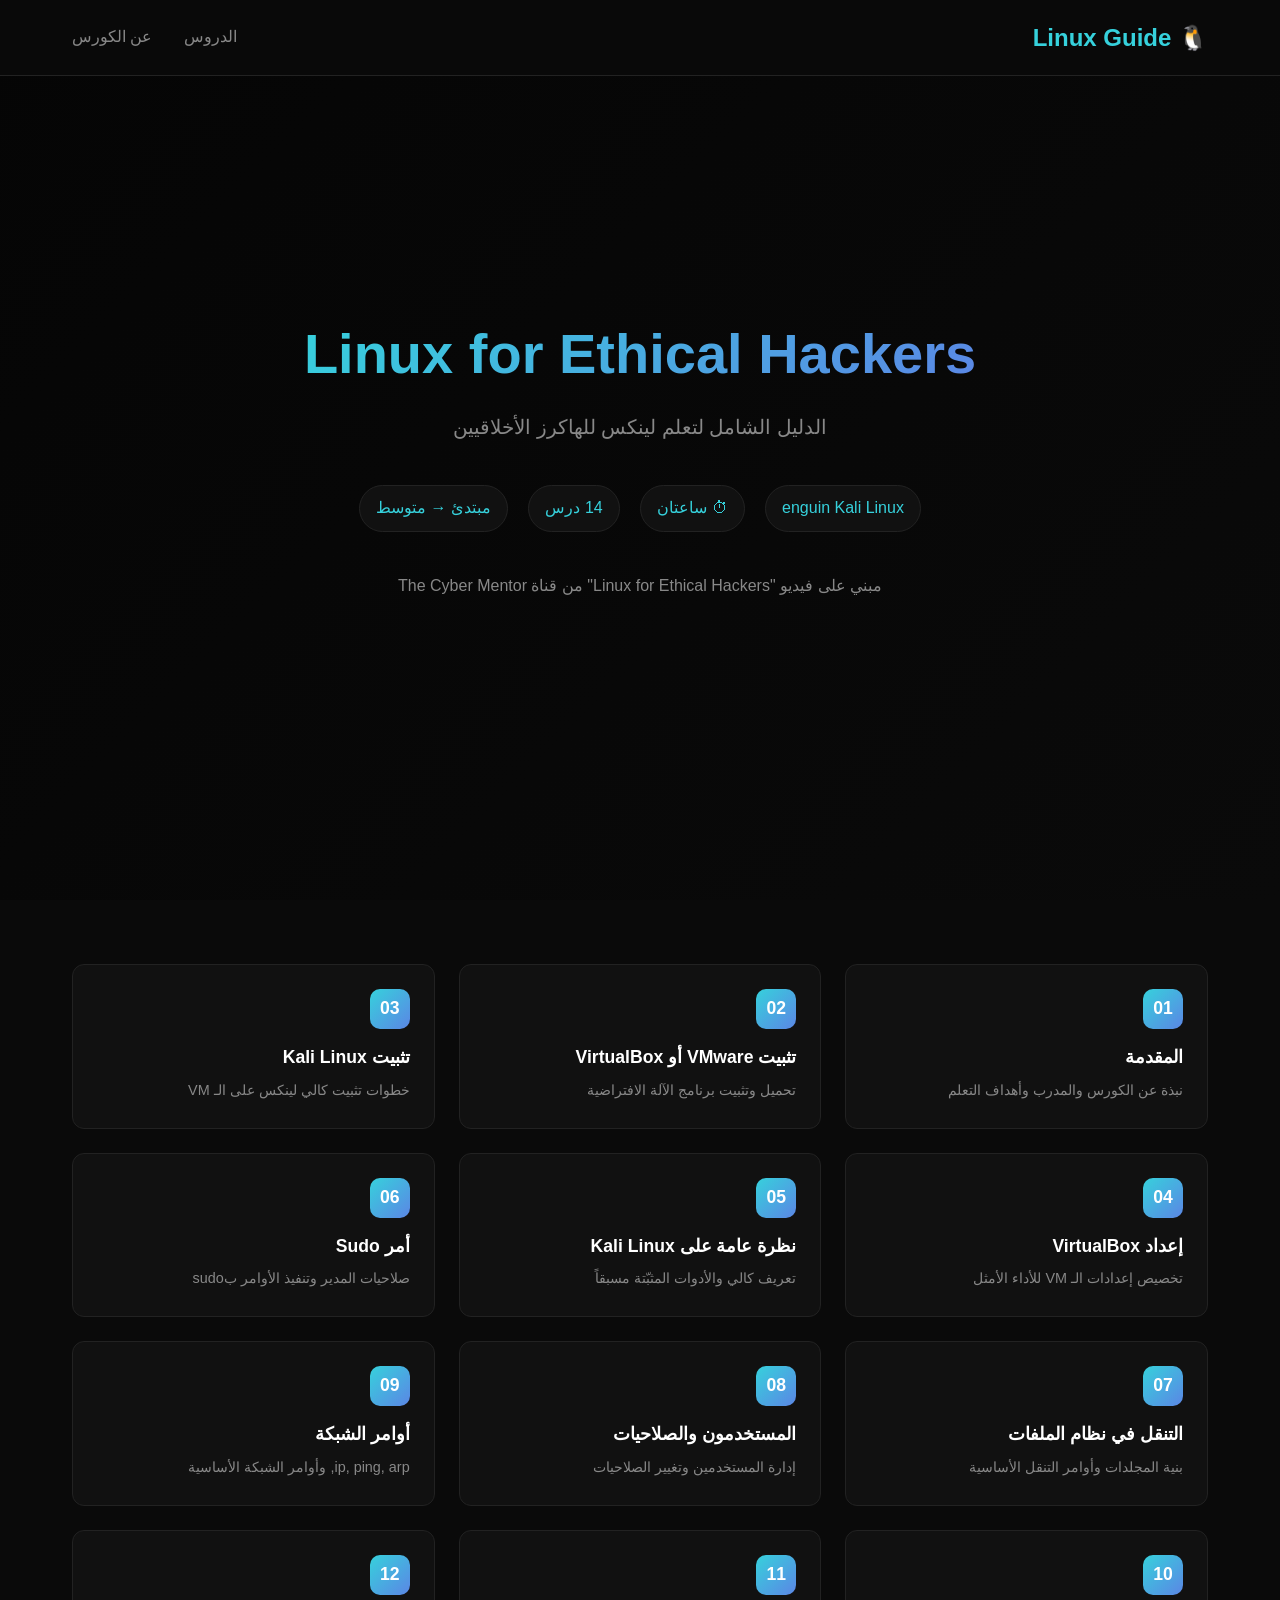
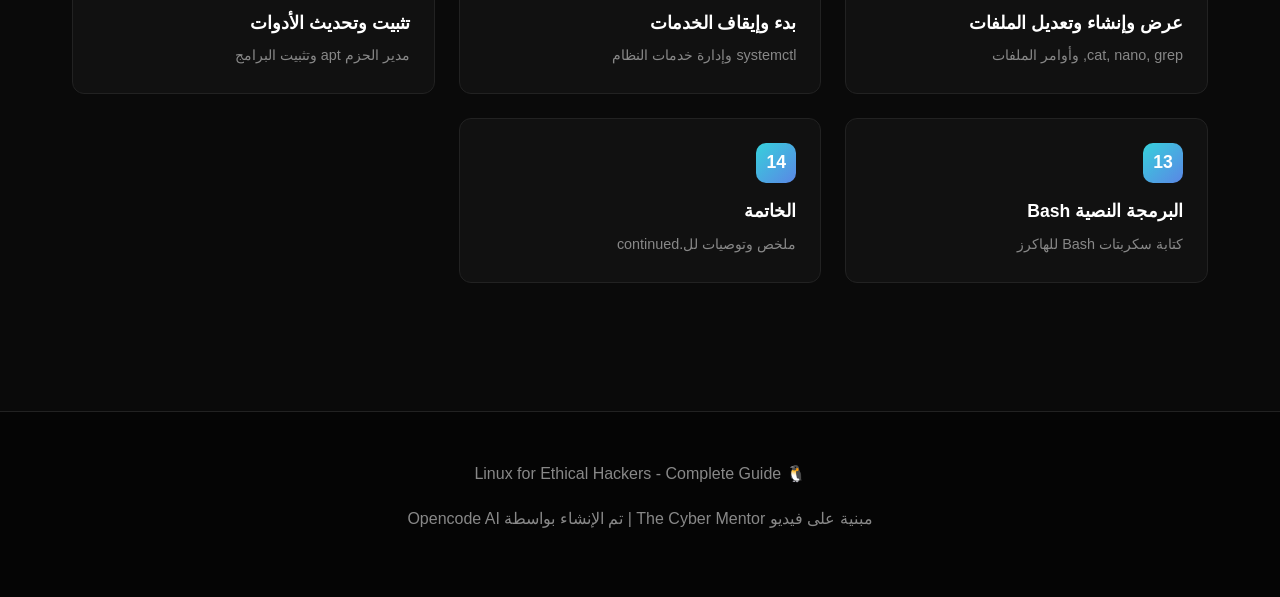
<file: index.html>
<!DOCTYPE html>
<html lang="ar" dir="rtl">
<head>
    <meta charset="UTF-8">
    <meta name="viewport" content="width=device-width, initial-scale=1.0">
    <title>Kali Linux for Ethical Hackers | دليلك الشامل</title>
    <link rel="stylesheet" href="style.css">
</head>
<body>

    <!-- Navigation -->
    <nav class="nav">
        <div class="container">
            <a href="index.html" class="nav-brand">🐧 Linux Guide</a>
            <ul class="nav-links">
                <li><a href="#lessons">الدروس</a></li>
                <li><a href="#about">عن الكورس</a></li>
            </ul>
        </div>
    </nav>

    <!-- Hero Section -->
    <section class="hero">
        <div>
            <h1>Linux for Ethical Hackers</h1>
            <p class="subtitle">الدليل الشامل لتعلم لينكس للهاكرز الأخلاقيين</p>
            <div>
                <span class="badge">enguin Kali Linux</span>
                <span class="badge">⏱ ساعتان</span>
                <span class="badge">14 درس</span>
                <span class="badge">مبتدئ → متوسط</span>
            </div>
            <p style="margin-top: 2rem; color: var(--text-muted);">
                مبني على فيديو "Linux for Ethical Hackers" من قناة The Cyber Mentor
            </p>
        </div>
    </section>

    <!-- Lessons Grid -->
    <section id="lessons" class="container">
        <div class="cards-grid">
            
            <!-- Lesson 01 -->
            <a href="01-introduction.html" class="card fade-in">
                <div class="card-number">01</div>
                <h3>المقدمة</h3>
                <p>نبذة عن الكورس والمدرب وأهداف التعلم</p>
            </a>

            <!-- Lesson 02 -->
            <a href="02-install-vmware.html" class="card fade-in">
                <div class="card-number">02</div>
                <h3>تثبيت VMware أو VirtualBox</h3>
                <p>تحميل وتثبيت برنامج الآلة الافتراضية</p>
            </a>

            <!-- Lesson 03 -->
            <a href="03-install-kali.html" class="card fade-in">
                <div class="card-number">03</div>
                <h3>تثبيت Kali Linux</h3>
                <p>خطوات تثبيت كالي لينكس على الـ VM</p>
            </a>

            <!-- Lesson 04 -->
            <a href="04-configure-vbox.html" class="card fade-in">
                <div class="card-number">04</div>
                <h3>إعداد VirtualBox</h3>
                <p>تخصيص إعدادات الـ VM للأداء الأمثل</p>
            </a>

            <!-- Lesson 05 -->
            <a href="05-kali-overview.html" class="card fade-in">
                <div class="card-number">05</div>
                <h3>نظرة عامة على Kali Linux</h3>
                <p>تعريف كالي والأدوات المثبّتة مسبقاً</p>
            </a>

            <!-- Lesson 06 -->
            <a href="06-sudo.html" class="card fade-in">
                <div class="card-number">06</div>
                <h3>أمر Sudo</h3>
                <p>صلاحيات المدير وتنفيذ الأوامر بsudo</p>
            </a>

            <!-- Lesson 07 -->
            <a href="07-file-system.html" class="card fade-in">
                <div class="card-number">07</div>
                <h3>التنقل في نظام الملفات</h3>
                <p>بنية المجلدات وأوامر التنقل الأساسية</p>
            </a>

            <!-- Lesson 08 -->
            <a href="08-users.html" class="card fade-in">
                <div class="card-number">08</div>
                <h3>المستخدمون والصلاحيات</h3>
                <p>إدارة المستخدمين وتغيير الصلاحيات</p>
            </a>

            <!-- Lesson 09 -->
            <a href="09-network.html" class="card fade-in">
                <div class="card-number">09</div>
                <h3>أوامر الشبكة</h3>
                <p>ip, ping, arp, وأوامر الشبكة الأساسية</p>
            </a>

            <!-- Lesson 10 -->
            <a href="10-files.html" class="card fade-in">
                <div class="card-number">10</div>
                <h3>عرض وإنشاء وتعديل الملفات</h3>
                <p>cat, nano, grep, وأوامر الملفات</p>
            </a>

            <!-- Lesson 11 -->
            <a href="11-services.html" class="card fade-in">
                <div class="card-number">11</div>
                <h3>بدء وإيقاف الخدمات</h3>
                <p>systemctl وإدارة خدمات النظام</p>
            </a>

            <!-- Lesson 12 -->
            <a href="12-packages.html" class="card fade-in">
                <div class="card-number">12</div>
                <h3>تثبيت وتحديث الأدوات</h3>
                <p>مدير الحزم apt وتثبيت البرامج</p>
            </a>

            <!-- Lesson 13 -->
            <a href="13-bash.html" class="card fade-in">
                <div class="card-number">13</div>
                <h3>البرمجة النصية Bash</h3>
                <p>كتابة سكربتات Bash للهاكرز</p>
            </a>

            <!-- Lesson 14 -->
            <a href="14-conclusion.html" class="card fade-in">
                <div class="card-number">14</div>
                <h3>الخاتمة</h3>
                <p>ملخص وتوصيات لل.continued</p>
            </a>

        </div>
    </section>

    <!-- Footer -->
    <footer class="footer">
        <div class="container">
            <p>🐧 Linux for Ethical Hackers - Complete Guide</p>
            <p style="margin-top: 0.5rem;">مبنية على فيديو The Cyber Mentor | تم الإنشاء بواسطة Opencode AI</p>
        </div>
    </footer>

    <script>
        // Fade in animation on scroll
        const cards = document.querySelectorAll('.card');
        
        const observer = new IntersectionObserver((entries) => {
            entries.forEach((entry, index) => {
                if (entry.isIntersecting) {
                    entry.target.style.animationDelay = `${index * 0.1}s`;
                    entry.target.classList.add('fade-in');
                }
            });
        }, { threshold: 0.1 });

        cards.forEach(card => observer.observe(card));
    </script>

</body>
</html>
</file>
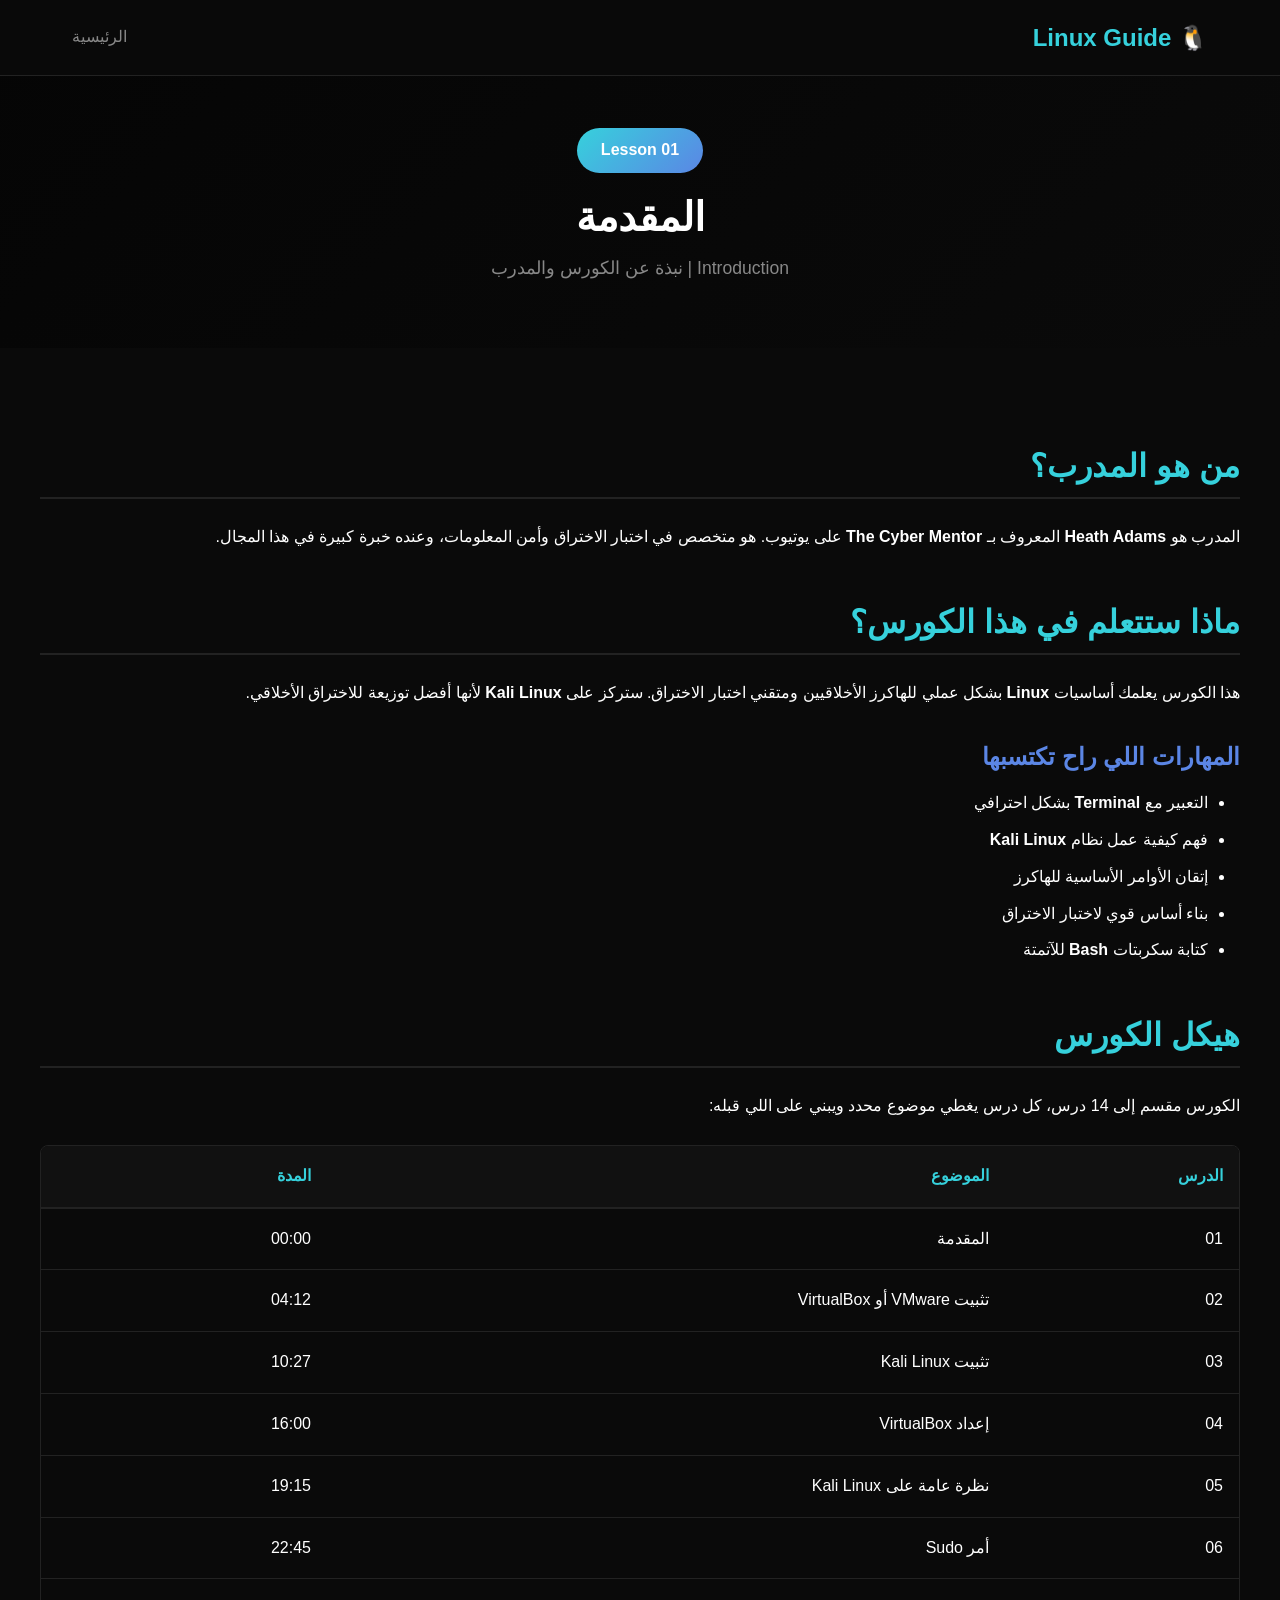
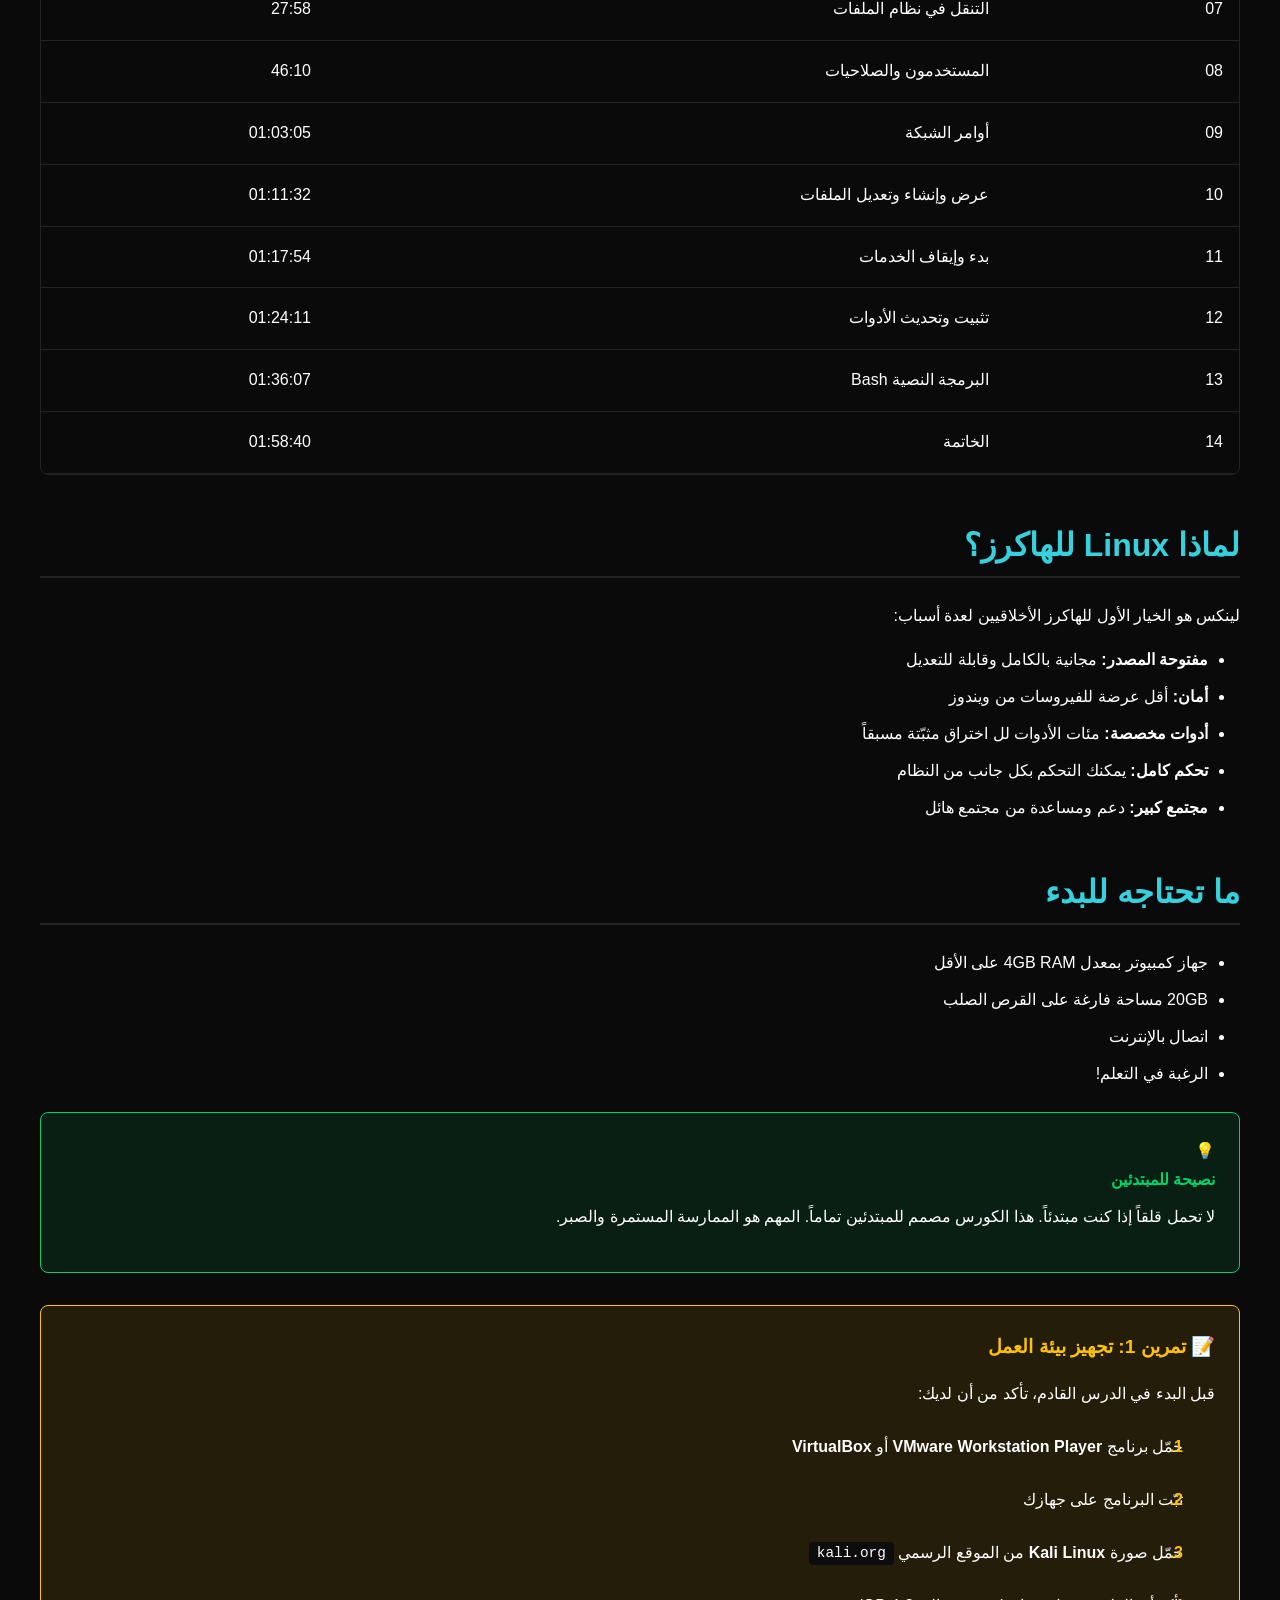
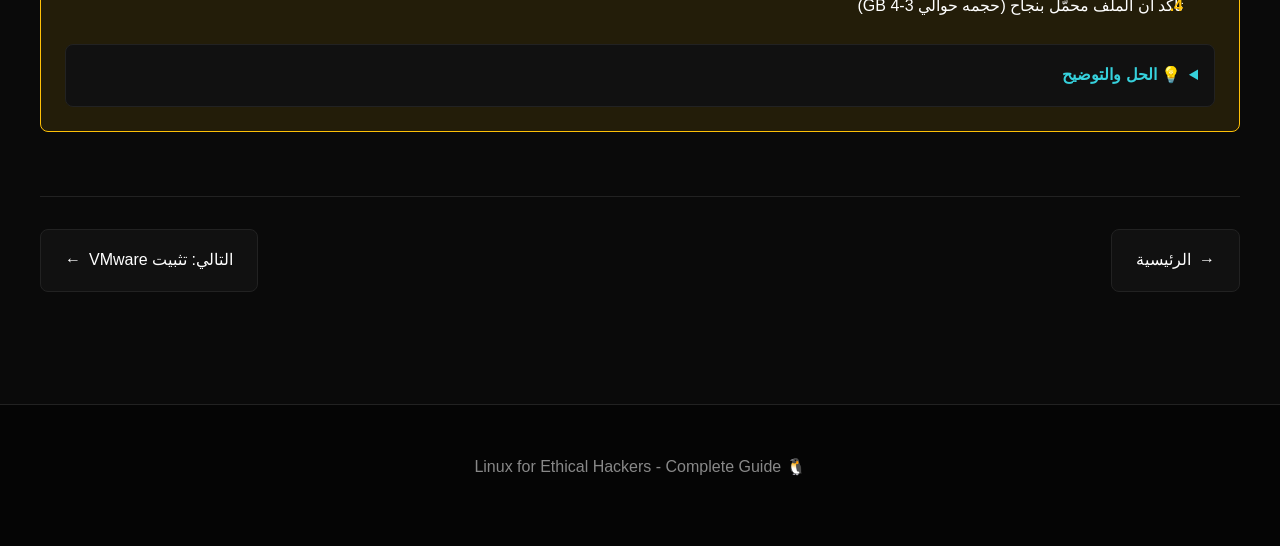
<file: 01-introduction.html>
<!DOCTYPE html>
<html lang="ar" dir="rtl">
<head>
    <meta charset="UTF-8">
    <meta name="viewport" content="width=device-width, initial-scale=1.0">
    <title>المقدمة - Linux for Ethical Hackers</title>
    <link rel="stylesheet" href="style.css">
</head>
<body>

    <!-- Navigation -->
    <nav class="nav">
        <div class="container">
            <a href="index.html" class="nav-brand">🐧 Linux Guide</a>
            <ul class="nav-links">
                <li><a href="index.html">الرئيسية</a></li>
            </ul>
        </div>
    </nav>

    <!-- Lesson Header -->
    <header class="lesson-header">
        <div class="container">
            <span class="lesson-number">Lesson 01</span>
            <h1>المقدمة</h1>
            <p class="subtitle">Introduction | نبذة عن الكورس والمدرب</p>
        </div>
    </header>

    <!-- Content -->
    <section class="content container">
        
        <h2>من هو المدرب؟</h2>
        <p>المدرب هو <strong>Heath Adams</strong> المعروف بـ <strong>The Cyber Mentor</strong> على يوتيوب. هو متخصص في اختبار الاختراق وأمن المعلومات، وعنده خبرة كبيرة في هذا المجال.</p>

        <h2>ماذا ستتعلم في هذا الكورس؟</h2>
        <p>هذا الكورس يعلمك أساسيات <strong>Linux</strong> بشكل عملي للهاكرز الأخلاقيين ومتقني اختبار الاختراق. ستركز على <strong>Kali Linux</strong> لأنها أفضل توزيعة للاختراق الأخلاقي.</p>

        <h3>المهارات اللي راح تكتسبها</h3>
        <ul>
            <li>التعبير مع <strong>Terminal</strong> بشكل احترافي</li>
            <li>فهم كيفية عمل نظام <strong>Kali Linux</strong></li>
            <li>إتقان الأوامر الأساسية للهاكرز</li>
            <li>بناء أساس قوي لاختبار الاختراق</li>
            <li>كتابة سكربتات <strong>Bash</strong> للآتمتة</li>
        </ul>

        <h2>هيكل الكورس</h2>
        <p>الكورس مقسم إلى 14 درس، كل درس يغطي موضوع محدد ويبني على اللي قبله:</p>

        <div class="table-wrapper">
            <table>
                <thead>
                    <tr>
                        <th>الدرس</th>
                        <th>الموضوع</th>
                        <th>المدة</th>
                    </tr>
                </thead>
                <tbody>
                    <tr><td>01</td><td>المقدمة</td><td>00:00</td></tr>
                    <tr><td>02</td><td>تثبيت VMware أو VirtualBox</td><td>04:12</td></tr>
                    <tr><td>03</td><td>تثبيت Kali Linux</td><td>10:27</td></tr>
                    <tr><td>04</td><td>إعداد VirtualBox</td><td>16:00</td></tr>
                    <tr><td>05</td><td>نظرة عامة على Kali Linux</td><td>19:15</td></tr>
                    <tr><td>06</td><td>أمر Sudo</td><td>22:45</td></tr>
                    <tr><td>07</td><td>التنقل في نظام الملفات</td><td>27:58</td></tr>
                    <tr><td>08</td><td>المستخدمون والصلاحيات</td><td>46:10</td></tr>
                    <tr><td>09</td><td>أوامر الشبكة</td><td>01:03:05</td></tr>
                    <tr><td>10</td><td>عرض وإنشاء وتعديل الملفات</td><td>01:11:32</td></tr>
                    <tr><td>11</td><td>بدء وإيقاف الخدمات</td><td>01:17:54</td></tr>
                    <tr><td>12</td><td>تثبيت وتحديث الأدوات</td><td>01:24:11</td></tr>
                    <tr><td>13</td><td>البرمجة النصية Bash</td><td>01:36:07</td></tr>
                    <tr><td>14</td><td>الخاتمة</td><td>01:58:40</td></tr>
                </tbody>
            </table>
        </div>

        <h2>لماذا Linux للهاكرز؟</h2>
        <p>لينكس هو الخيار الأول للهاكرز الأخلاقيين لعدة أسباب:</p>
        <ul>
            <li><strong>مفتوحة المصدر:</strong> مجانية بالكامل وقابلة للتعديل</li>
            <li><strong>أمان:</strong> أقل عرضة للفيروسات من ويندوز</li>
            <li><strong>أدوات مخصصة:</strong> مئات الأدوات لل اختراق مثبّتة مسبقاً</li>
            <li><strong>تحكم كامل:</strong> يمكنك التحكم بكل جانب من النظام</li>
            <li><strong>مجتمع كبير:</strong> دعم ومساعدة من مجتمع هائل</li>
        </ul>

        <h2>ما تحتاجه للبدء</h2>
        <ul>
            <li>جهاز كمبيوتر بمعدل 4GB RAM على الأقل</li>
            <li>20GB مساحة فارغة على القرص الصلب</li>
            <li>اتصال بالإنترنت</li>
            <li>الرغبة في التعلم!</li>
        </ul>

        <div class="tip">
            <div class="tip-title">نصيحة للمبتدئين</div>
            <p>لا تحمل قلقاً إذا كنت مبتدئاً. هذا الكورس مصمم للمبتدئين تماماً. المهم هو الممارسة المستمرة والصبر.</p>
        </div>

        <!-- Exercise -->
        <div class="exercise">
            <div class="exercise-title">📝 تمرين 1: تجهيز بيئة العمل</div>
            <p>قبل البدء في الدرس القادم، تأكد من أن لديك:</p>
            <ol class="exercise-steps">
                <li>حمّل برنامج <strong>VMware Workstation Player</strong> أو <strong>VirtualBox</strong></li>
                <li>ثبّت البرنامج على جهازك</li>
                <li>حمّل صورة <strong>Kali Linux</strong> من الموقع الرسمي <span class="code-inline">kali.org</span></li>
                <li>تأكد أن الملف محمّل بنجاح (حجمه حوالي 3-4 GB)</li>
            </ol>

            <details class="solution-toggle">
                <summary>💡 الحل والتوضيح</summary>
                <div class="solution-content">
                    <p><strong>VMware Workstation Player:</strong></p>
                    <ul>
                        <li>حمّل من: <span class="code-inline">vmware.com</span></li>
                        <li>مجاني للاستخدام الشخصي</li>
                        <li>أداء ممتاز</li>
                    </ul>
                    <p><strong>VirtualBox:</strong></p>
                    <ul>
                        <li>حمّل من: <span class="code-inline">virtualbox.org</span></li>
                        <li>مجاني بالكامل (Open Source)</li>
                        <li>يعمل على كل الأنظمة</li>
                    </ul>
                    <p><strong>Kali Linux:</strong></p>
                    <ul>
                        <li>حمّل من: <span class="code-inline">kali.org/get-kali</span></li>
                        <li>اختر "Kali Linux 64-bit Installer"</li>
                        <li>حجم التحميل: ~3.8 GB</li>
                    </ul>
                </div>
            </details>
        </div>

        <!-- Navigation -->
        <div class="lesson-nav">
            <a href="index.html" class="prev">الرئيسية</a>
            <a href="02-install-vmware.html" class="next">التالي: تثبيت VMware</a>
        </div>

    </section>

    <!-- Footer -->
    <footer class="footer">
        <div class="container">
            <p>🐧 Linux for Ethical Hackers - Complete Guide</p>
        </div>
    </footer>

</body>
</html>
</file>
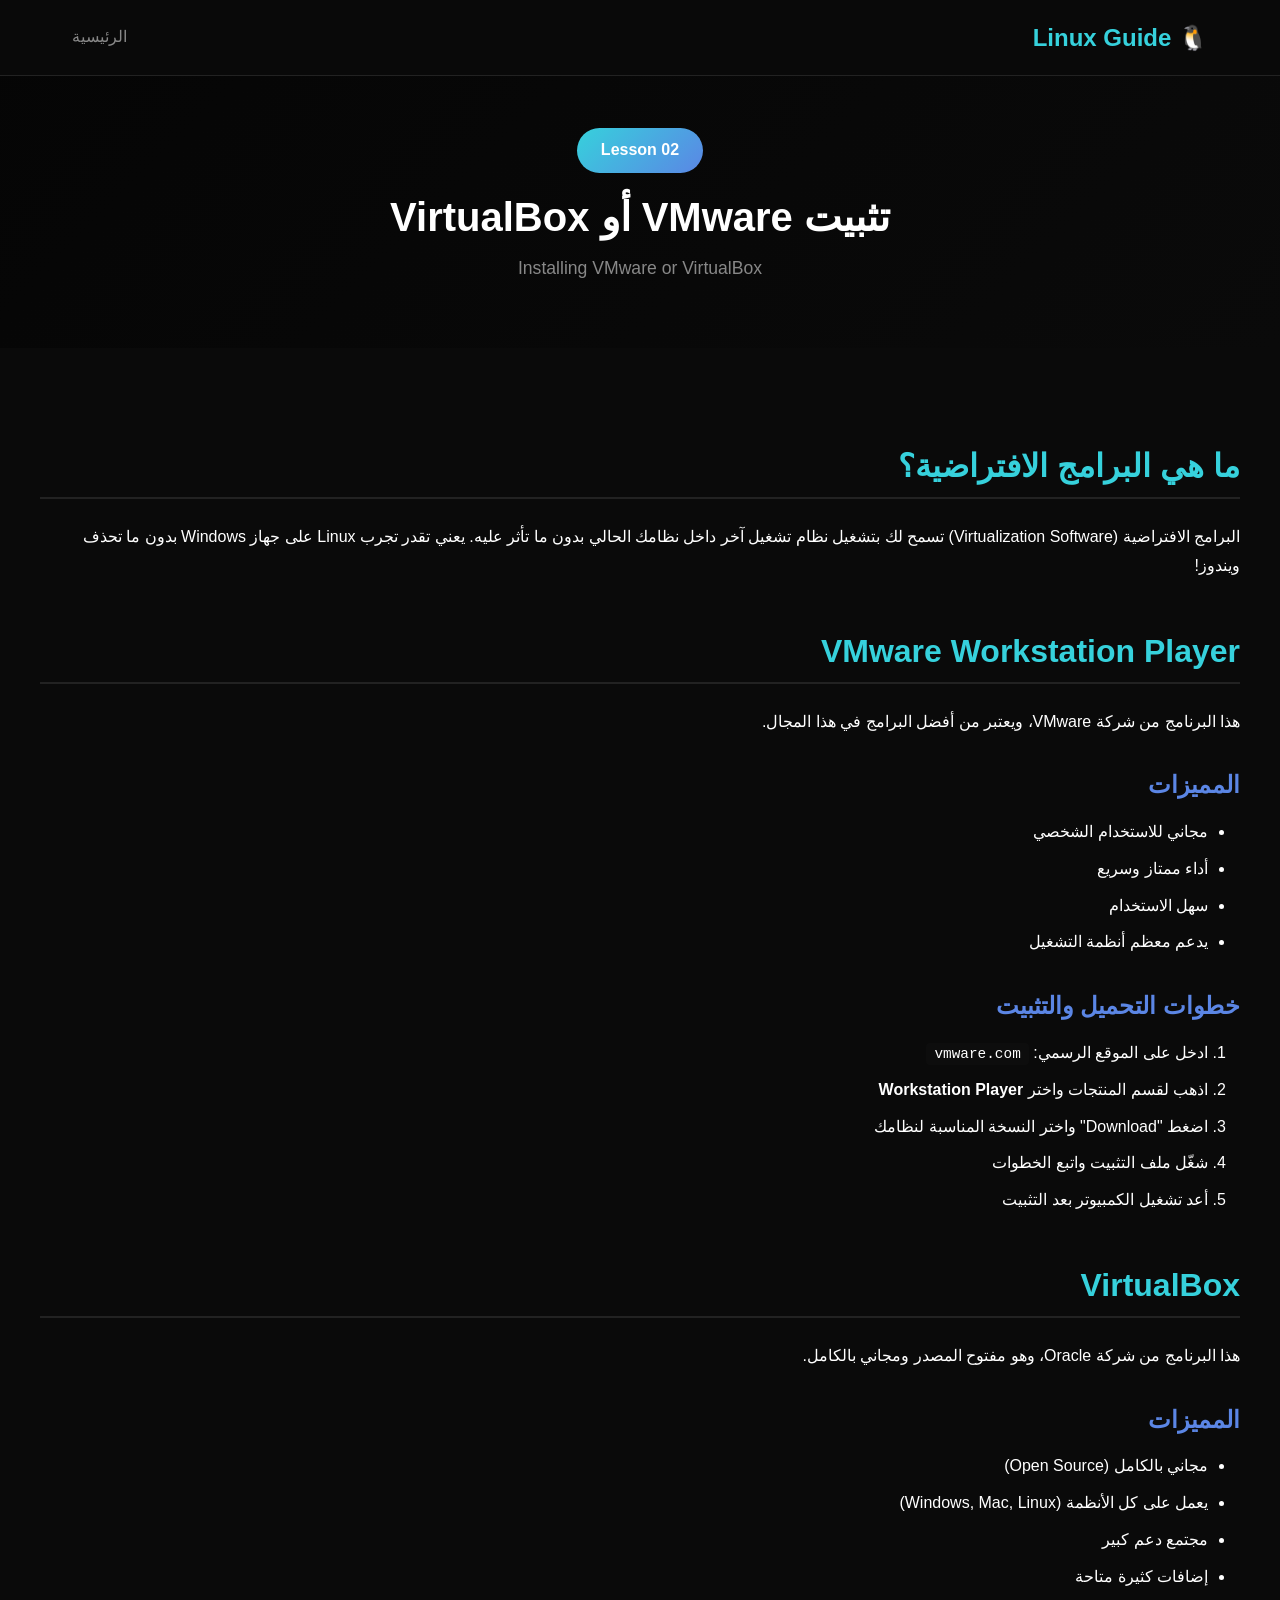
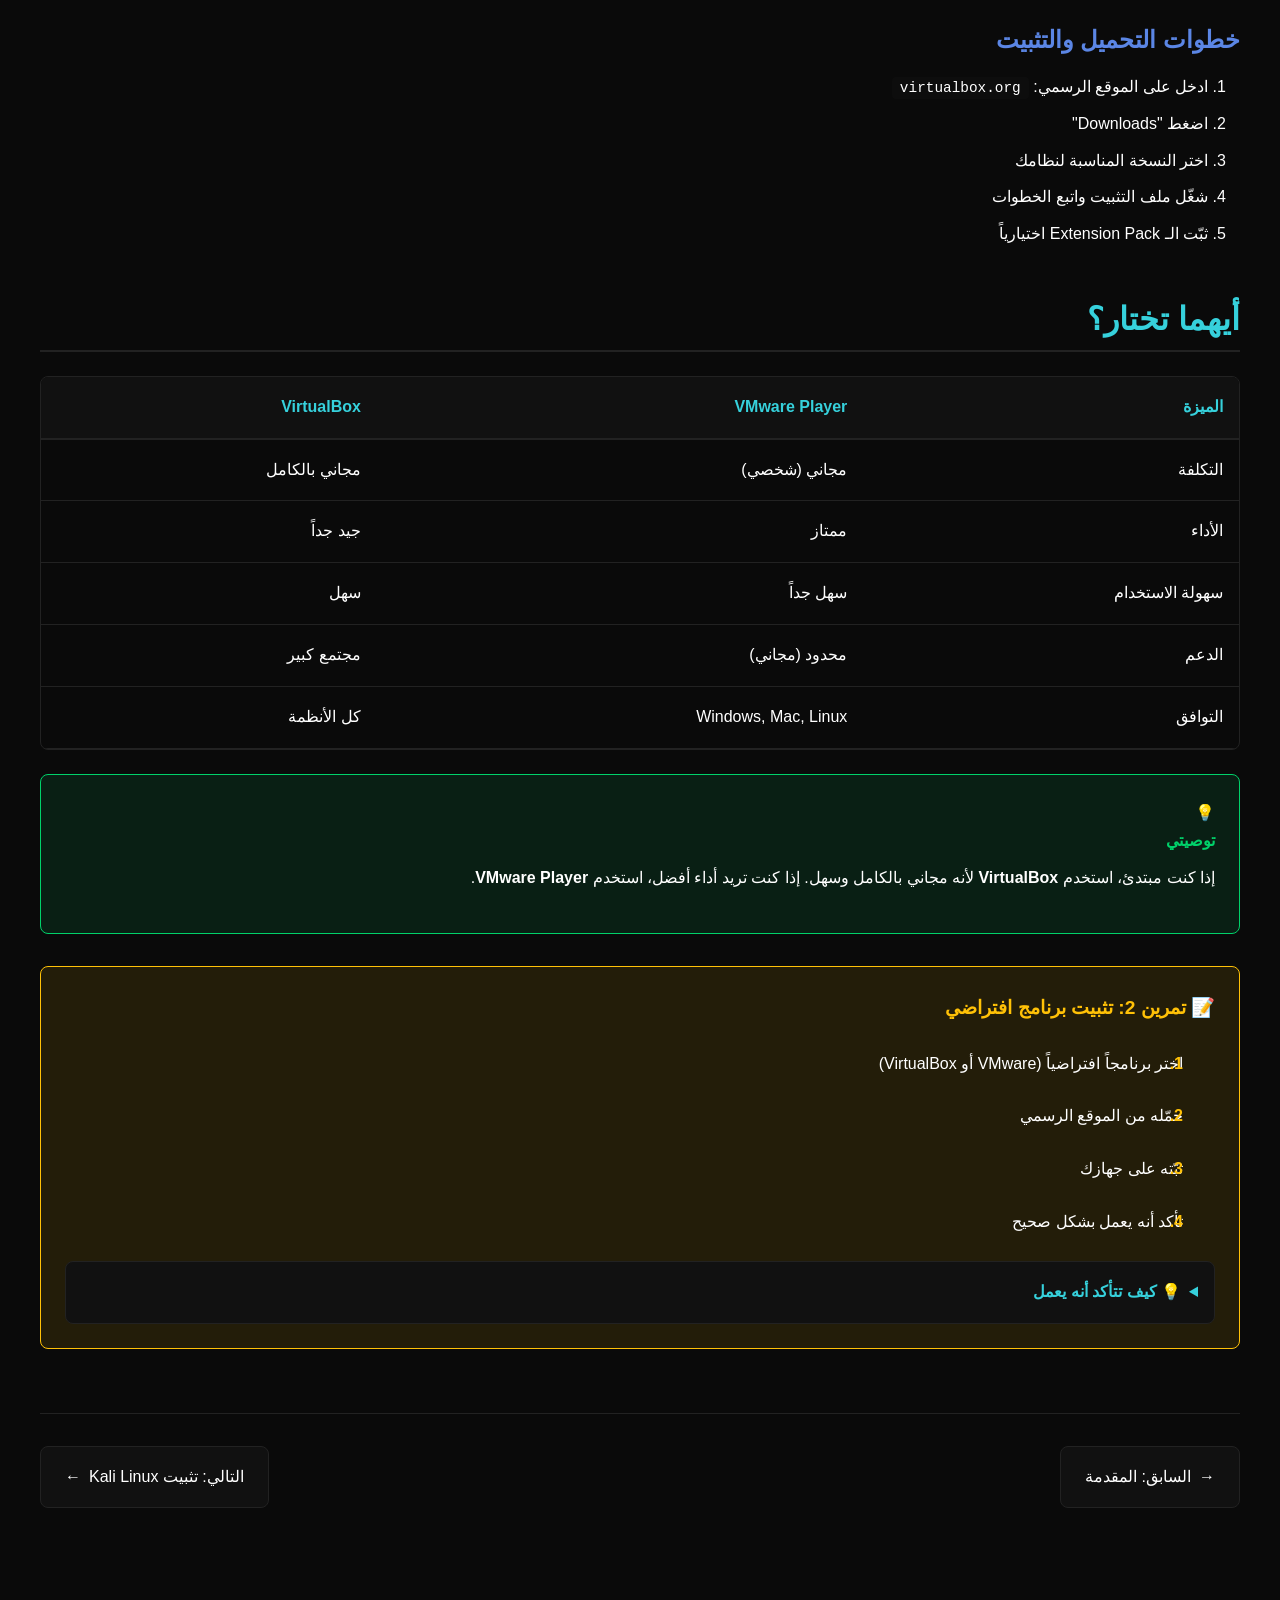
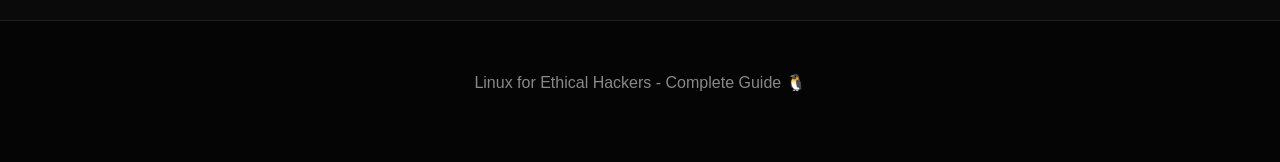
<file: 02-install-vmware.html>
<!DOCTYPE html>
<html lang="ar" dir="rtl">
<head>
    <meta charset="UTF-8">
    <meta name="viewport" content="width=device-width, initial-scale=1.0">
    <title>تثبيت VMware أو VirtualBox - Linux for Ethical Hackers</title>
    <link rel="stylesheet" href="style.css">
</head>
<body>

    <nav class="nav">
        <div class="container">
            <a href="index.html" class="nav-brand">🐧 Linux Guide</a>
            <ul class="nav-links">
                <li><a href="index.html">الرئيسية</a></li>
            </ul>
        </div>
    </nav>

    <header class="lesson-header">
        <div class="container">
            <span class="lesson-number">Lesson 02</span>
            <h1>تثبيت VMware أو VirtualBox</h1>
            <p class="subtitle">Installing VMware or VirtualBox</p>
        </div>
    </header>

    <section class="content container">
        
        <h2>ما هي البرامج الافتراضية؟</h2>
        <p>البرامج الافتراضية (Virtualization Software) تسمح لك بتشغيل نظام تشغيل آخر داخل نظامك الحالي بدون ما تأثر عليه. يعني تقدر تجرب Linux على جهاز Windows بدون ما تحذف ويندوز!</p>

        <h2>VMware Workstation Player</h2>
        <p>هذا البرنامج من شركة VMware، ويعتبر من أفضل البرامج في هذا المجال.</p>
        
        <h3>المميزات</h3>
        <ul>
            <li>مجاني للاستخدام الشخصي</li>
            <li>أداء ممتاز وسريع</li>
            <li>سهل الاستخدام</li>
            <li>يدعم معظم أنظمة التشغيل</li>
        </ul>

        <h3>خطوات التحميل والتثبيت</h3>
        <ol>
            <li>ادخل على الموقع الرسمي: <span class="code-inline">vmware.com</span></li>
            <li>اذهب لقسم المنتجات واختر <strong>Workstation Player</strong></li>
            <li>اضغط "Download" واختر النسخة المناسبة لنظامك</li>
            <li>شغّل ملف التثبيت واتبع الخطوات</li>
            <li>أعد تشغيل الكمبيوتر بعد التثبيت</li>
        </ol>

        <h2>VirtualBox</h2>
        <p>هذا البرنامج من شركة Oracle، وهو مفتوح المصدر ومجاني بالكامل.</p>

        <h3>المميزات</h3>
        <ul>
            <li>مجاني بالكامل (Open Source)</li>
            <li>يعمل على كل الأنظمة (Windows, Mac, Linux)</li>
            <li>مجتمع دعم كبير</li>
            <li>إضافات كثيرة متاحة</li>
        </ul>

        <h3>خطوات التحميل والتثبيت</h3>
        <ol>
            <li>ادخل على الموقع الرسمي: <span class="code-inline">virtualbox.org</span></li>
            <li>اضغط "Downloads"</li>
            <li>اختر النسخة المناسبة لنظامك</li>
            <li>شغّل ملف التثبيت واتبع الخطوات</li>
            <li>ثبّت الـ Extension Pack اختيارياً</li>
        </ol>

        <h2>أيهما تختار؟</h2>
        <div class="table-wrapper">
            <table>
                <thead>
                    <tr>
                        <th>الميزة</th>
                        <th>VMware Player</th>
                        <th>VirtualBox</th>
                    </tr>
                </thead>
                <tbody>
                    <tr><td>التكلفة</td><td>مجاني (شخصي)</td><td>مجاني بالكامل</td></tr>
                    <tr><td>الأداء</td><td>ممتاز</td><td>جيد جداً</td></tr>
                    <tr><td>سهولة الاستخدام</td><td>سهل جداً</td><td>سهل</td></tr>
                    <tr><td>الدعم</td><td>محدود (مجاني)</td><td>مجتمع كبير</td></tr>
                    <tr><td>التوافق</td><td>Windows, Mac, Linux</td><td>كل الأنظمة</td></tr>
                </tbody>
            </table>
        </div>

        <div class="tip">
            <div class="tip-title">توصيتي</div>
            <p>إذا كنت مبتدئ، استخدم <strong>VirtualBox</strong> لأنه مجاني بالكامل وسهل. إذا كنت تريد أداء أفضل، استخدم <strong>VMware Player</strong>.</p>
        </div>

        <div class="exercise">
            <div class="exercise-title">📝 تمرين 2: تثبيت برنامج افتراضي</div>
            <ol class="exercise-steps">
                <li>اختر برنامجاً افتراضياً (VMware أو VirtualBox)</li>
                <li>حمّله من الموقع الرسمي</li>
                <li>ثبّته على جهازك</li>
                <li>تأكد أنه يعمل بشكل صحيح</li>
            </ol>

            <details class="solution-toggle">
                <summary>💡 كيف تتأكد أنه يعمل</summary>
                <div class="solution-content">
                    <p>بعد التثبيت:</p>
                    <ul>
                        <li>افتح البرنامج</li>
                        <li>تأكد تقدر تنشئ "جهاز افتراضي جديد" (New Virtual Machine)</li>
                        <li>تأكد الخيارات متاحة وغير ضبابية</li>
                        <li>إذا شفت Options كثيرة، فأنت جاهز!</li>
                    </ul>
                </div>
            </details>
        </div>

        <div class="lesson-nav">
            <a href="01-introduction.html" class="prev">السابق: المقدمة</a>
            <a href="03-install-kali.html" class="next">التالي: تثبيت Kali Linux</a>
        </div>

    </section>

    <footer class="footer">
        <div class="container">
            <p>🐧 Linux for Ethical Hackers - Complete Guide</p>
        </div>
    </footer>

</body>
</html>
</file>
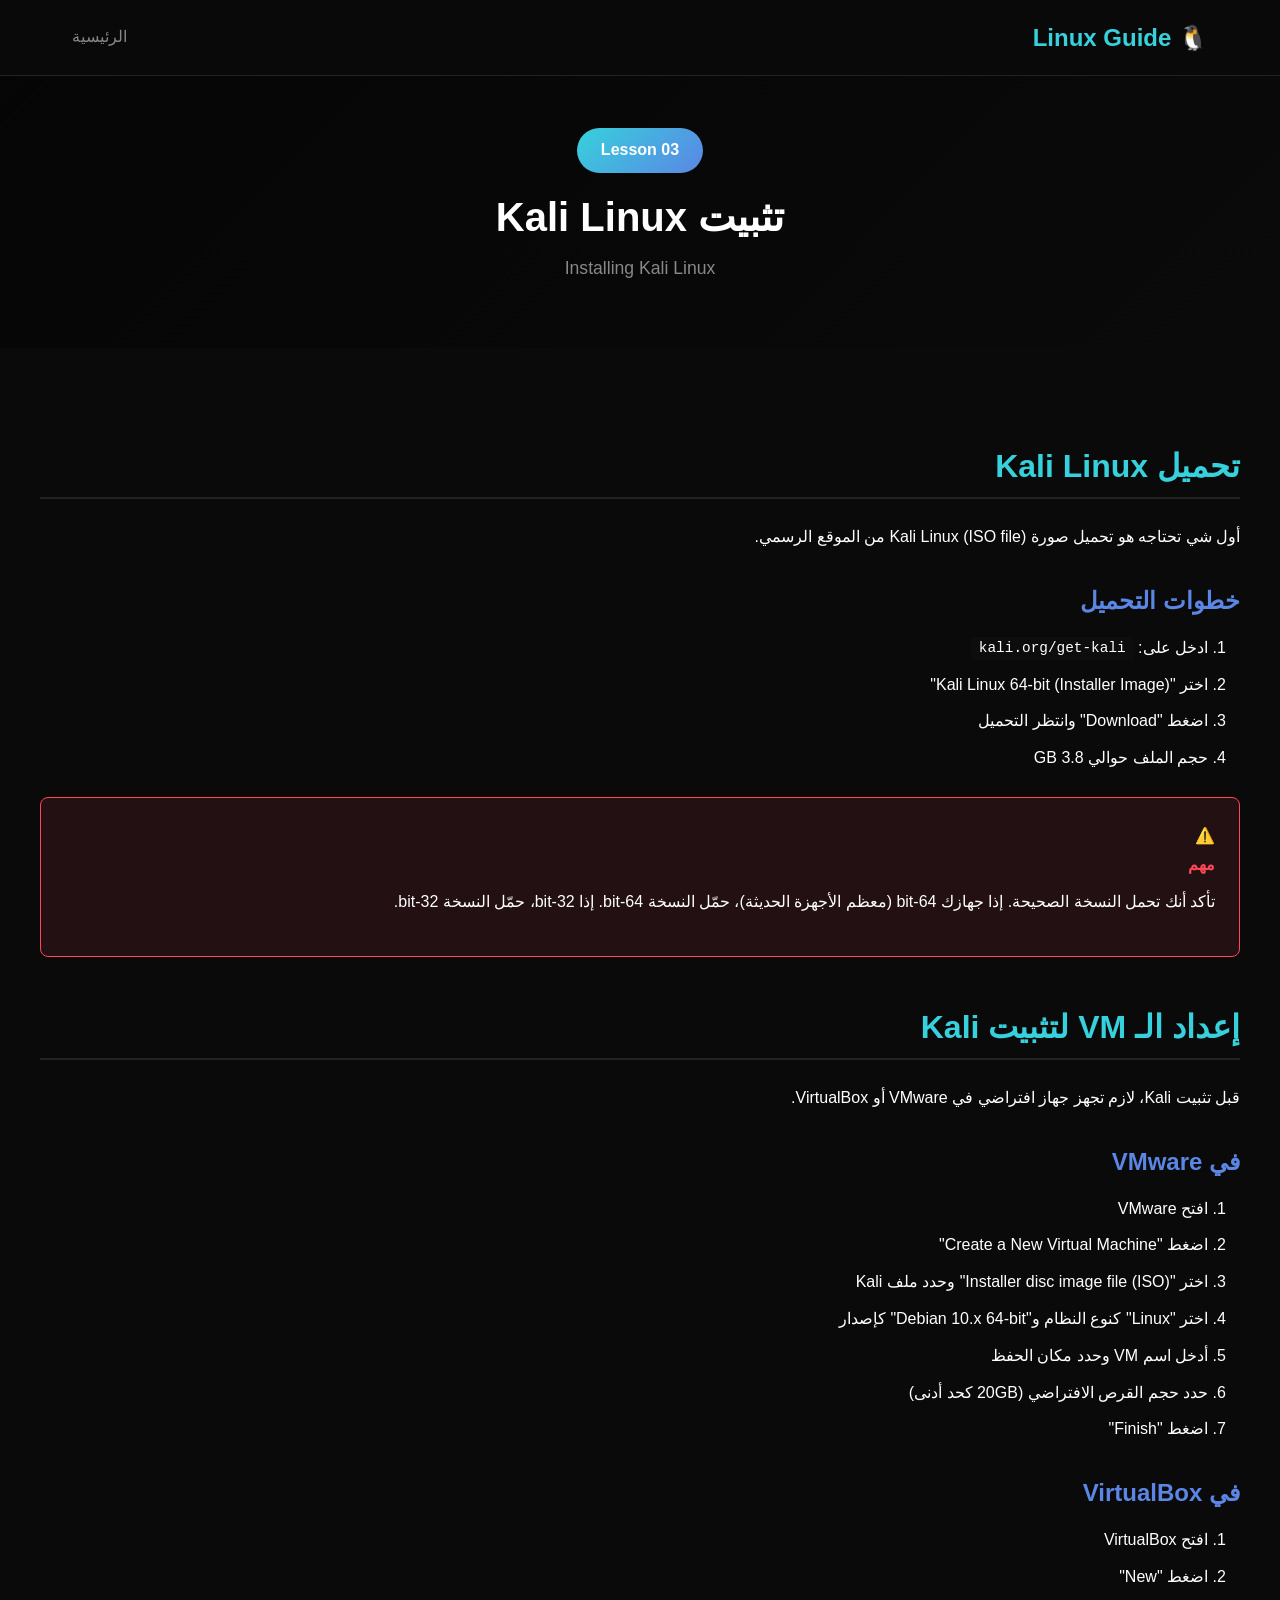
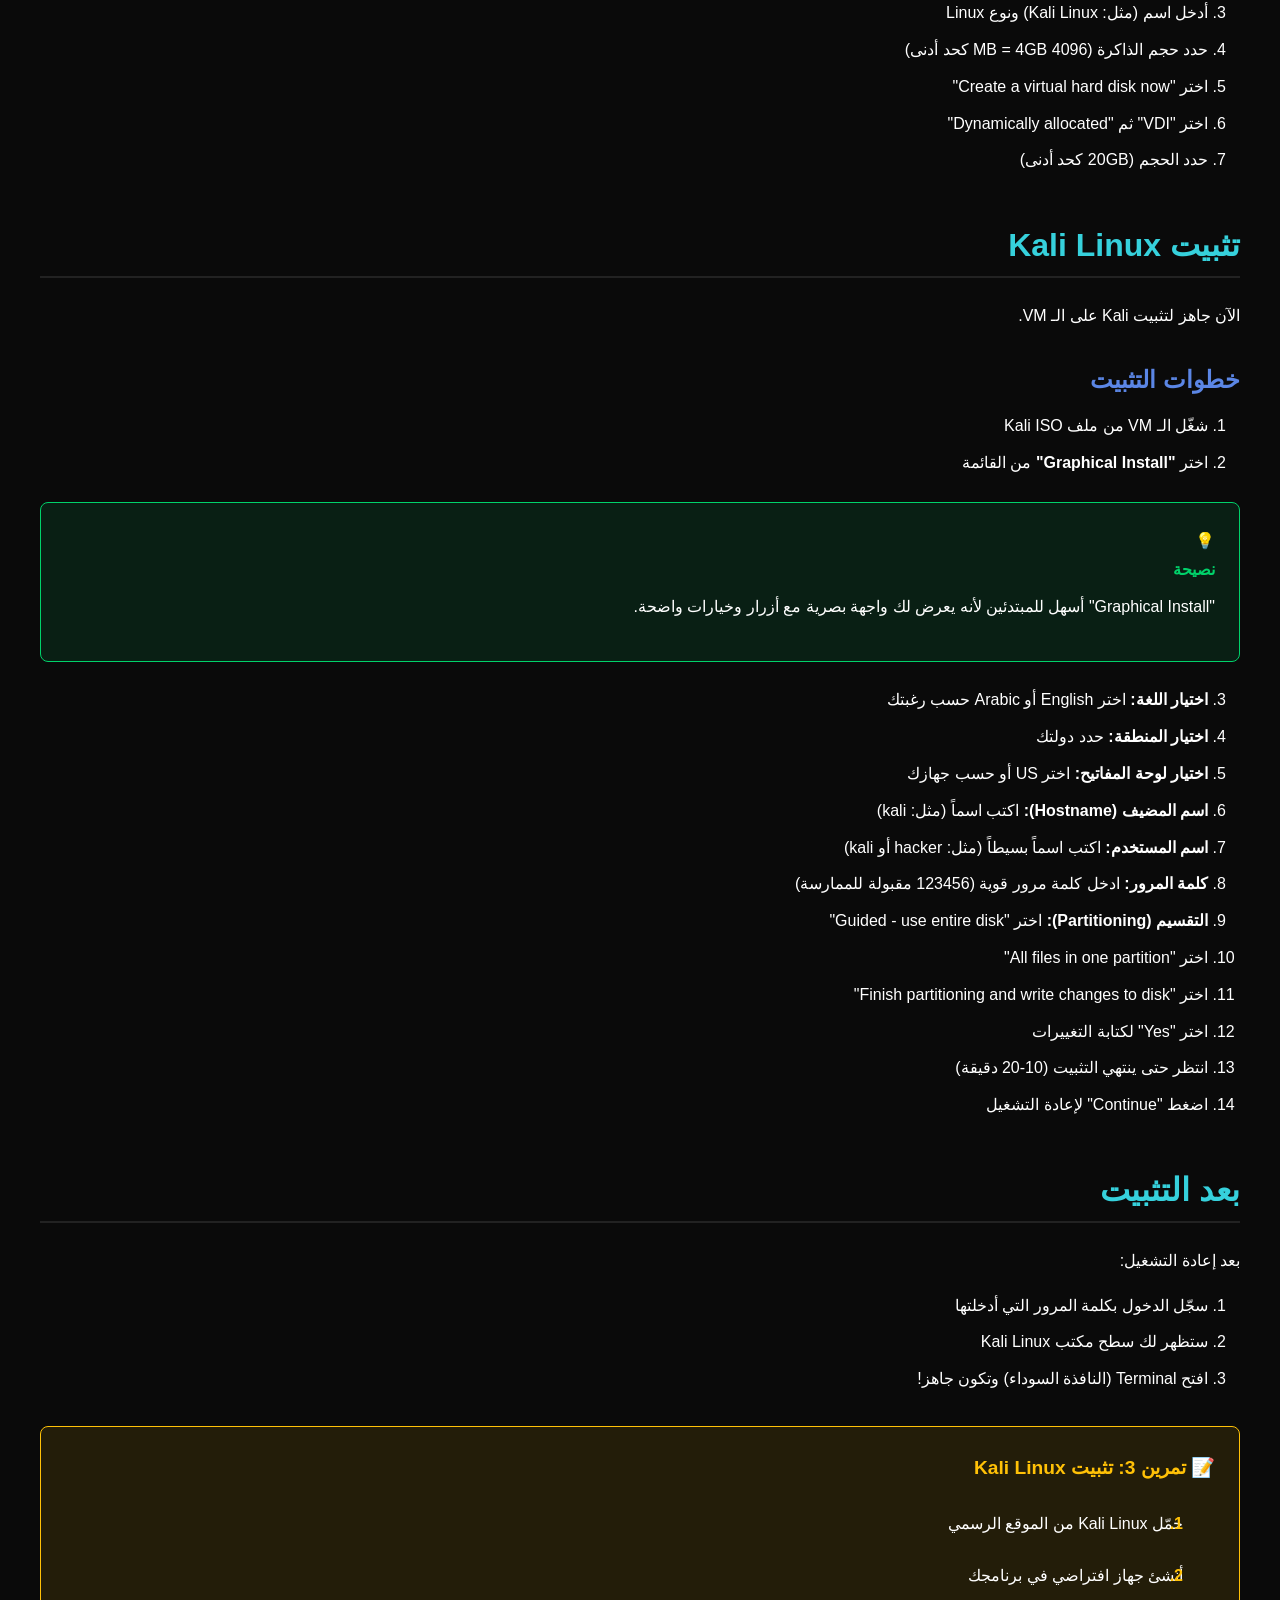
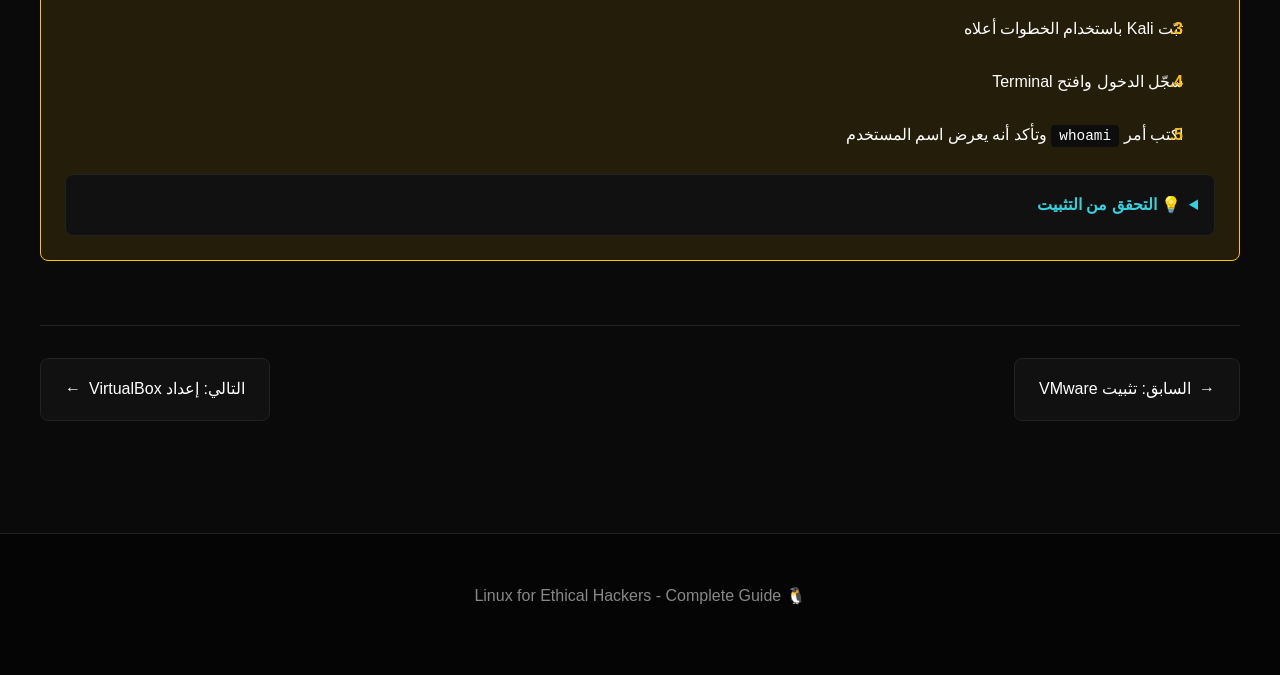
<file: 03-install-kali.html>
<!DOCTYPE html>
<html lang="ar" dir="rtl">
<head>
    <meta charset="UTF-8">
    <meta name="viewport" content="width=device-width, initial-scale=1.0">
    <title>تثبيت Kali Linux - Linux for Ethical Hackers</title>
    <link rel="stylesheet" href="style.css">
</head>
<body>

    <nav class="nav">
        <div class="container">
            <a href="index.html" class="nav-brand">🐧 Linux Guide</a>
            <ul class="nav-links">
                <li><a href="index.html">الرئيسية</a></li>
            </ul>
        </div>
    </nav>

    <header class="lesson-header">
        <div class="container">
            <span class="lesson-number">Lesson 03</span>
            <h1>تثبيت Kali Linux</h1>
            <p class="subtitle">Installing Kali Linux</p>
        </div>
    </header>

    <section class="content container">
        
        <h2>تحميل Kali Linux</h2>
        <p>أول شي تحتاجه هو تحميل صورة Kali Linux (ISO file) من الموقع الرسمي.</p>

        <h3>خطوات التحميل</h3>
        <ol>
            <li>ادخل على: <span class="code-inline">kali.org/get-kali</span></li>
            <li>اختر "Kali Linux 64-bit (Installer Image)"</li>
            <li>اضغط "Download" وانتظر التحميل</li>
            <li>حجم الملف حوالي 3.8 GB</li>
        </ol>

        <div class="warning">
            <div class="warning-title">مهم</div>
            <p>تأكد أنك تحمل النسخة الصحيحة. إذا جهازك 64-bit (معظم الأجهزة الحديثة)، حمّل النسخة 64-bit. إذا 32-bit، حمّل النسخة 32-bit.</p>
        </div>

        <h2>إعداد الـ VM لتثبيت Kali</h2>
        <p>قبل تثبيت Kali، لازم تجهز جهاز افتراضي في VMware أو VirtualBox.</p>

        <h3>في VMware</h3>
        <ol>
            <li>افتح VMware</li>
            <li>اضغط "Create a New Virtual Machine"</li>
            <li>اختر "Installer disc image file (ISO)" وحدد ملف Kali</li>
            <li>اختر "Linux" كنوع النظام و"Debian 10.x 64-bit" كإصدار</li>
            <li>أدخل اسم VM وحدد مكان الحفظ</li>
            <li>حدد حجم القرص الافتراضي (20GB كحد أدنى)</li>
            <li>اضغط "Finish"</li>
        </ol>

        <h3>في VirtualBox</h3>
        <ol>
            <li>افتح VirtualBox</li>
            <li>اضغط "New"</li>
            <li>أدخل اسم (مثل: Kali Linux) ونوع Linux</li>
            <li>حدد حجم الذاكرة (4096 MB = 4GB كحد أدنى)</li>
            <li>اختر "Create a virtual hard disk now"</li>
            <li>اختر "VDI" ثم "Dynamically allocated"</li>
            <li>حدد الحجم (20GB كحد أدنى)</li>
        </ol>

        <h2>تثبيت Kali Linux</h2>
        <p>الآن جاهز لتثبيت Kali على الـ VM.</p>

        <h3>خطوات التثبيت</h3>
        <ol>
            <li>شغّل الـ VM من ملف Kali ISO</li>
            <li>اختر <strong>"Graphical Install"</strong> من القائمة</li>
        </ol>

        <div class="tip">
            <div class="tip-title">نصيحة</div>
            <p>"Graphical Install" أسهل للمبتدئين لأنه يعرض لك واجهة بصرية مع أزرار وخيارات واضحة.</p>
        </div>

        <ol start="3">
            <li><strong>اختيار اللغة:</strong> اختر English أو Arabic حسب رغبتك</li>
            <li><strong>اختيار المنطقة:</strong> حدد دولتك</li>
            <li><strong>اختيار لوحة المفاتيح:</strong> اختر US أو حسب جهازك</li>
            <li><strong>اسم المضيف (Hostname):</strong> اكتب اسماً (مثل: kali)</li>
            <li><strong>اسم المستخدم:</strong> اكتب اسماً بسيطاً (مثل: hacker أو kali)</li>
            <li><strong>كلمة المرور:</strong> ادخل كلمة مرور قوية (123456 مقبولة للممارسة)</li>
            <li><strong>التقسيم (Partitioning):</strong> اختر "Guided - use entire disk"</li>
            <li>اختر "All files in one partition"</li>
            <li>اختر "Finish partitioning and write changes to disk"</li>
            <li>اختر "Yes" لكتابة التغييرات</li>
            <li>انتظر حتى ينتهي التثبيت (10-20 دقيقة)</li>
            <li>اضغط "Continue" لإعادة التشغيل</li>
        </ol>

        <h2>بعد التثبيت</h2>
        <p>بعد إعادة التشغيل:</p>
        <ol>
            <li>سجّل الدخول بكلمة المرور التي أدخلتها</li>
            <li>ستظهر لك سطح مكتب Kali Linux</li>
            <li>افتح Terminal (النافذة السوداء) وتكون جاهز!</li>
        </ol>

        <div class="exercise">
            <div class="exercise-title">📝 تمرين 3: تثبيت Kali Linux</div>
            <ol class="exercise-steps">
                <li>حمّل Kali Linux من الموقع الرسمي</li>
                <li>أنشئ جهاز افتراضي في برنامجك</li>
                <li>ثبّت Kali باستخدام الخطوات أعلاه</li>
                <li>سجّل الدخول وافتح Terminal</li>
                <li>اكتب أمر <span class="code-inline">whoami</span> وتأكد أنه يعرض اسم المستخدم</li>
            </ol>

            <details class="solution-toggle">
                <summary>💡 التحقق من التثبيت</summary>
                <div class="solution-content">
                    <p>افتح Terminal واكتب:</p>
                    <div class="code-block">
                        <code>whoami</code>
                    </div>
                    <p>يجب أن يعرض اسم المستخدم الذي أنشأته. مثلاً: <span class="code-inline">kali</span> أو <span class="code-inline">hacker</span></p>
                    <p>أيضاً جرّب:</p>
                    <div class="code-block">
                        <code>lsb_release -a</code>
                    </div>
                    <p>سيعرض معلومات Kali Linux والإصدار.</p>
                </div>
            </details>
        </div>

        <div class="lesson-nav">
            <a href="02-install-vmware.html" class="prev">السابق: تثبيت VMware</a>
            <a href="04-configure-vbox.html" class="next">التالي: إعداد VirtualBox</a>
        </div>

    </section>

    <footer class="footer">
        <div class="container">
            <p>🐧 Linux for Ethical Hackers - Complete Guide</p>
        </div>
    </footer>

</body>
</html>
</file>
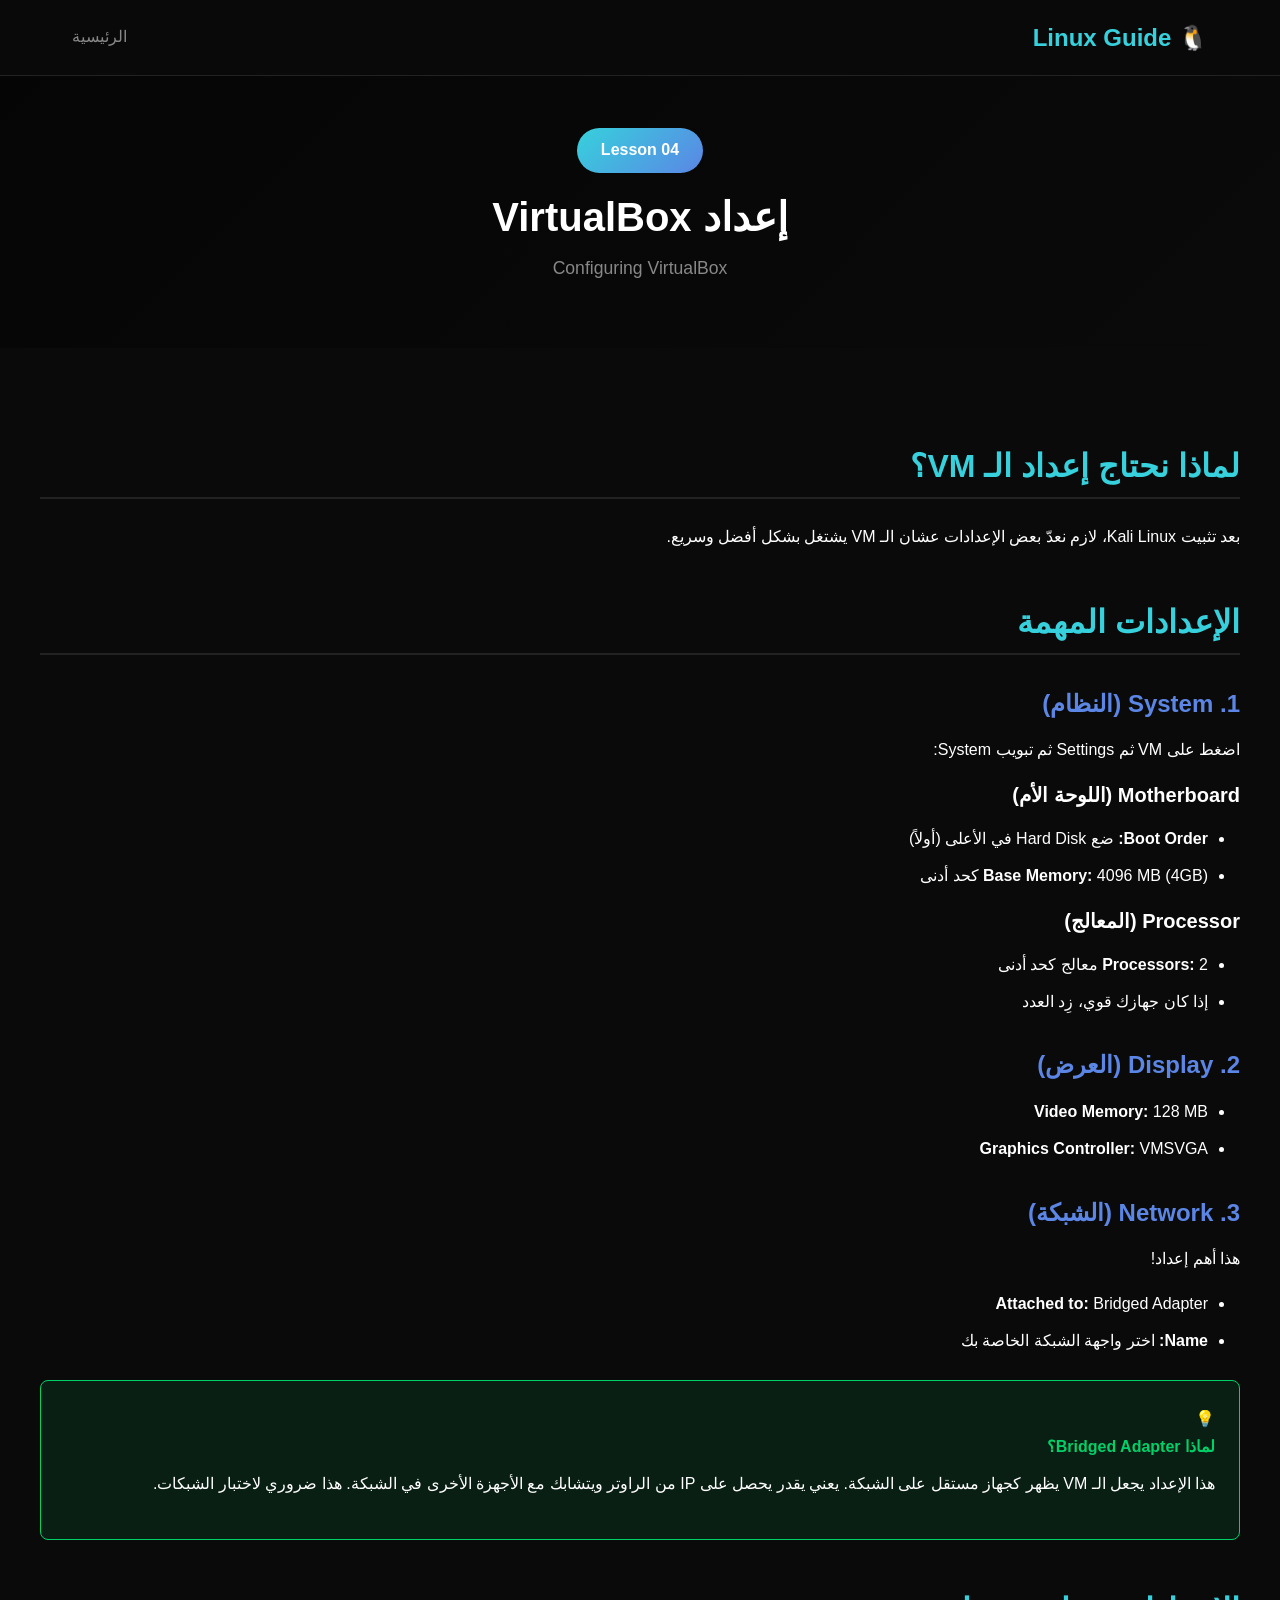
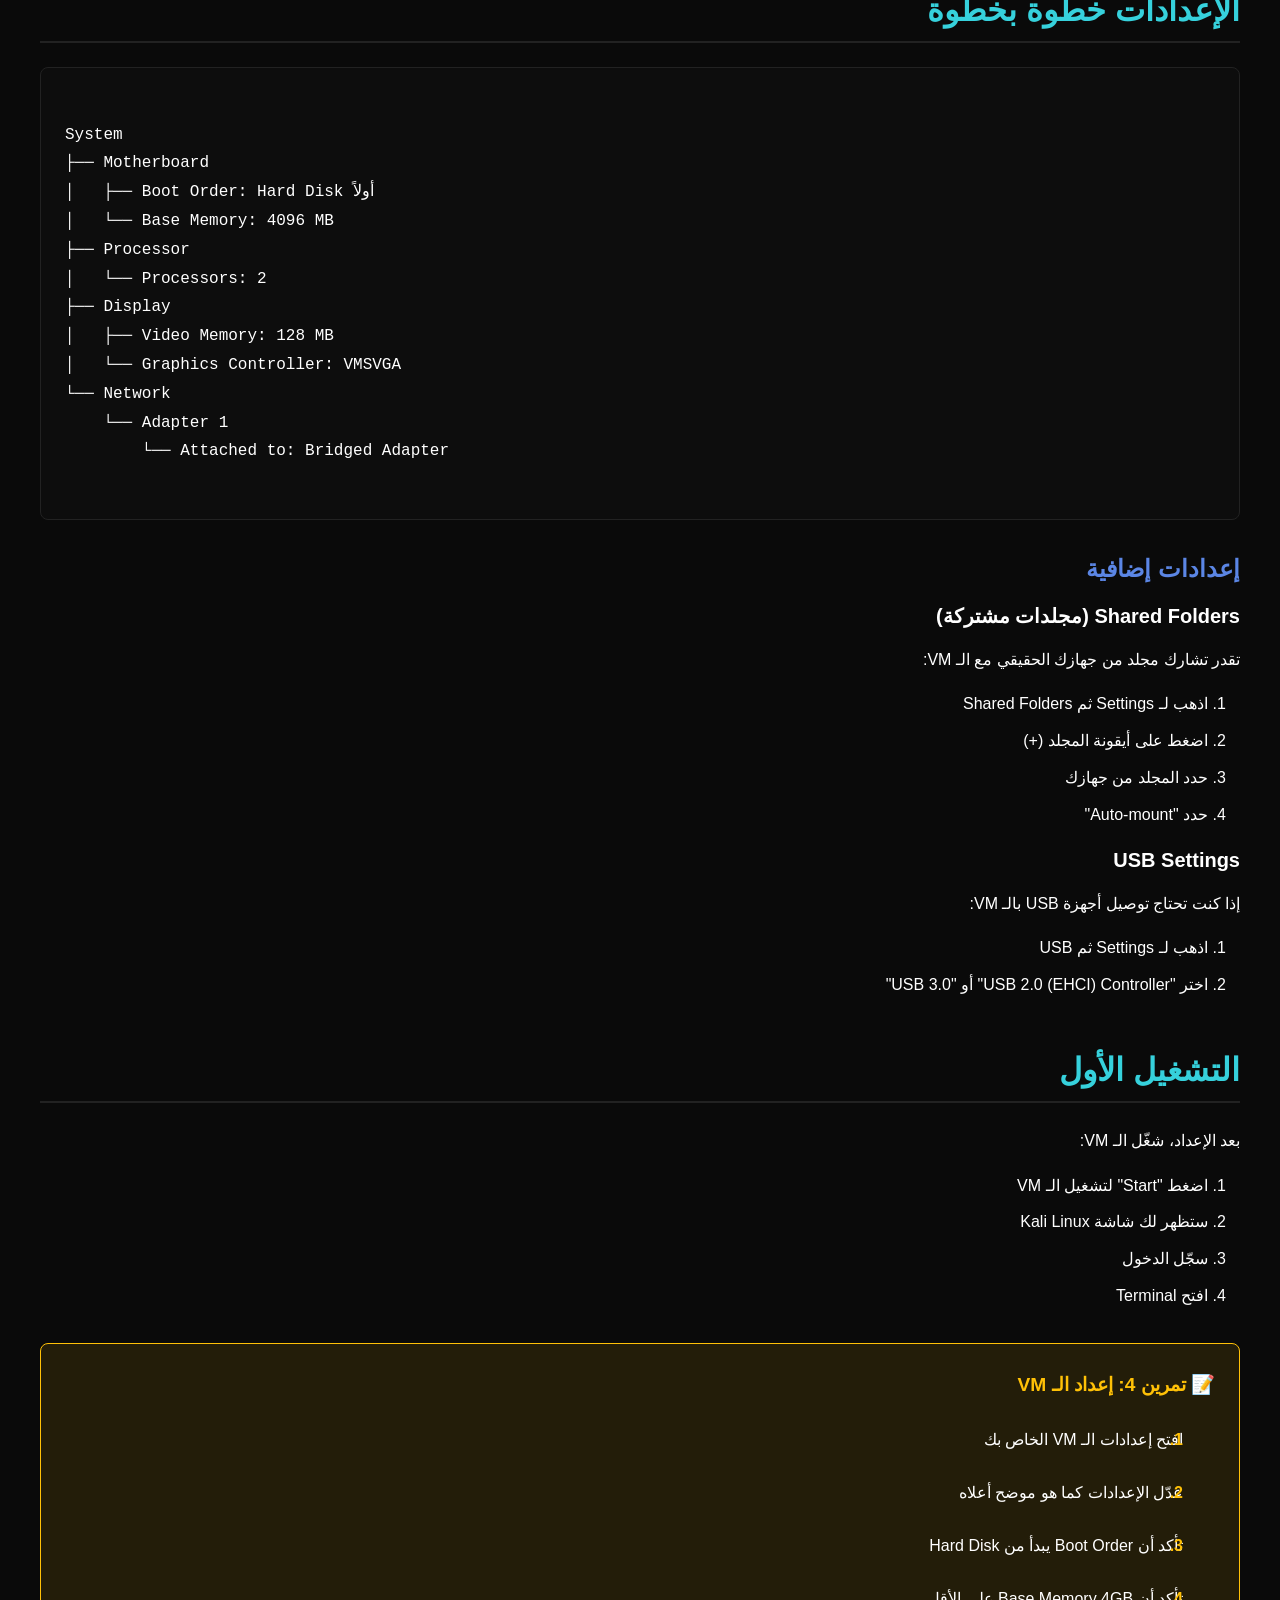
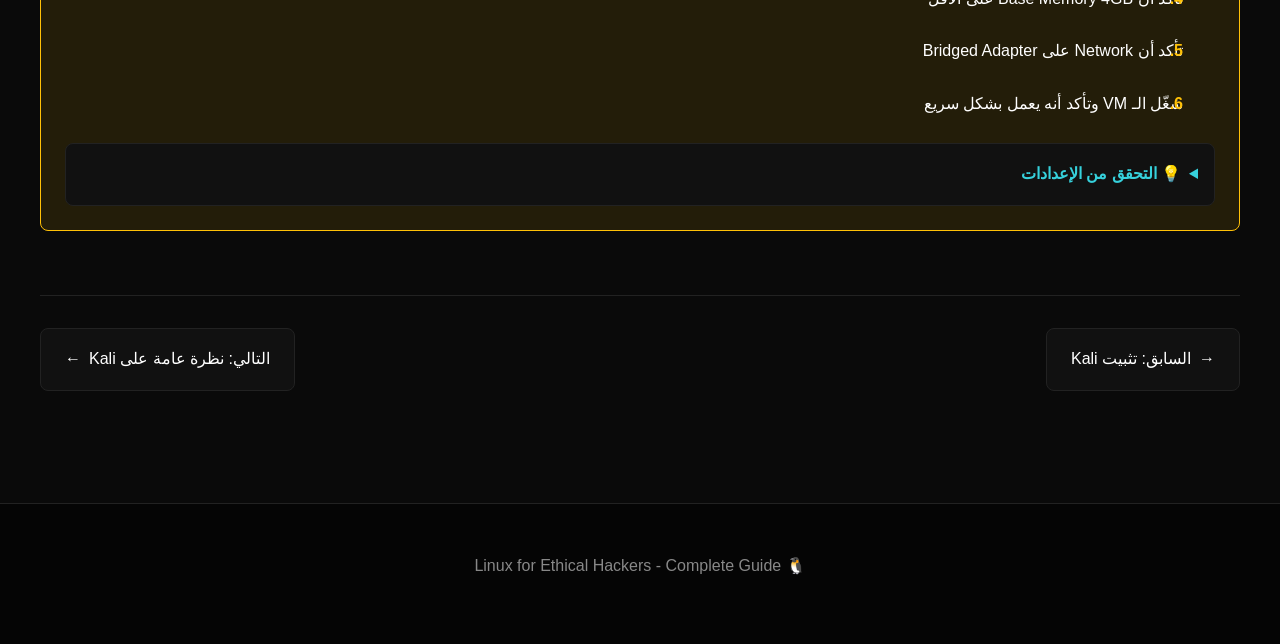
<file: 04-configure-vbox.html>
<!DOCTYPE html>
<html lang="ar" dir="rtl">
<head>
    <meta charset="UTF-8">
    <meta name="viewport" content="width=device-width, initial-scale=1.0">
    <title>إعداد VirtualBox - Linux for Ethical Hackers</title>
    <link rel="stylesheet" href="style.css">
</head>
<body>

    <nav class="nav">
        <div class="container">
            <a href="index.html" class="nav-brand">🐧 Linux Guide</a>
            <ul class="nav-links">
                <li><a href="index.html">الرئيسية</a></li>
            </ul>
        </div>
    </nav>

    <header class="lesson-header">
        <div class="container">
            <span class="lesson-number">Lesson 04</span>
            <h1>إعداد VirtualBox</h1>
            <p class="subtitle">Configuring VirtualBox</p>
        </div>
    </header>

    <section class="content container">
        
        <h2>لماذا نحتاج إعداد الـ VM؟</h2>
        <p>بعد تثبيت Kali Linux، لازم نعدّ بعض الإعدادات عشان الـ VM يشتغل بشكل أفضل وسريع.</p>

        <h2>الإعدادات المهمة</h2>
        
        <h3>1. System (النظام)</h3>
        <p>اضغط على VM ثم Settings ثم تبويب System:</p>
        
        <h4> Motherboard (اللوحة الأم)</h4>
        <ul>
            <li><strong>Boot Order:</strong> ضع Hard Disk في الأعلى (أولاً)</li>
            <li><strong>Base Memory:</strong> 4096 MB (4GB) كحد أدنى</li>
        </ul>

        <h4>Processor (المعالج)</h4>
        <ul>
            <li><strong>Processors:</strong> 2 معالج كحد أدنى</li>
            <li>إذا كان جهازك قوي، زِد العدد</li>
        </ul>

        <h3>2. Display (العرض)</h3>
        <ul>
            <li><strong>Video Memory:</strong> 128 MB</li>
            <li><strong>Graphics Controller:</strong> VMSVGA</li>
        </ul>

        <h3>3. Network (الشبكة)</h3>
        <p>هذا أهم إعداد!</p>
        <ul>
            <li><strong>Attached to:</strong> Bridged Adapter</li>
            <li><strong>Name:</strong> اختر واجهة الشبكة الخاصة بك</li>
        </ul>

        <div class="tip">
            <div class="tip-title">لماذا Bridged Adapter؟</div>
            <p>هذا الإعداد يجعل الـ VM يظهر كجهاز مستقل على الشبكة. يعني يقدر يحصل على IP من الراوتر ويتشابك مع الأجهزة الأخرى في الشبكة. هذا ضروري لاختبار الشبكات.</p>
        </div>

        <h2>الإعدادات خطوة بخطوة</h2>
        
        <div class="tree">
System
├── Motherboard
│   ├── Boot Order: Hard Disk أولاً
│   └── Base Memory: 4096 MB
├── Processor
│   └── Processors: 2
├── Display
│   ├── Video Memory: 128 MB
│   └── Graphics Controller: VMSVGA
└── Network
    └── Adapter 1
        └── Attached to: Bridged Adapter
        </div>

        <h3>إعدادات إضافية</h3>
        
        <h4>Shared Folders (مجلدات مشتركة)</h4>
        <p>تقدر تشارك مجلد من جهازك الحقيقي مع الـ VM:</p>
        <ol>
            <li>اذهب لـ Settings ثم Shared Folders</li>
            <li>اضغط على أيقونة المجلد (+)</li>
            <li>حدد المجلد من جهازك</li>
            <li>حدد "Auto-mount"</li>
        </ol>

        <h4>USB Settings</h4>
        <p>إذا كنت تحتاج توصيل أجهزة USB بالـ VM:</p>
        <ol>
            <li>اذهب لـ Settings ثم USB</li>
            <li>اختر "USB 2.0 (EHCI) Controller" أو "USB 3.0"</li>
        </ol>

        <h2>التشغيل الأول</h2>
        <p>بعد الإعداد، شغّل الـ VM:</p>
        <ol>
            <li>اضغط "Start" لتشغيل الـ VM</li>
            <li>ستظهر لك شاشة Kali Linux</li>
            <li>سجّل الدخول</li>
            <li>افتح Terminal</li>
        </ol>

        <div class="exercise">
            <div class="exercise-title">📝 تمرين 4: إعداد الـ VM</div>
            <ol class="exercise-steps">
                <li>افتح إعدادات الـ VM الخاص بك</li>
                <li>عدّل الإعدادات كما هو موضح أعلاه</li>
                <li>تأكد أن Boot Order يبدأ من Hard Disk</li>
                <li>تأكد أن Base Memory 4GB على الأقل</li>
                <li>تأكد أن Network على Bridged Adapter</li>
                <li>شغّل الـ VM وتأكد أنه يعمل بشكل سريع</li>
            </ol>

            <details class="solution-toggle">
                <summary>💡 التحقق من الإعدادات</summary>
                <div class="solution-content">
                    <p>داخل Kali Linux، افتح Terminal واكتب:</p>
                    <div class="code-block">
                        <code>free -h</code>
                    </div>
                    <p>تأكد أن الذاكرة تقريباً 4GB.</p>
                    <div class="code-block">
                        <code>ip a</code>
                    </div>
                    <p>تأكد أن عندك عنوان IP من الشبكة (ليس 127.0.0.1).</p>
                </div>
            </details>
        </div>

        <div class="lesson-nav">
            <a href="03-install-kali.html" class="prev">السابق: تثبيت Kali</a>
            <a href="05-kali-overview.html" class="next">التالي: نظرة عامة على Kali</a>
        </div>

    </section>

    <footer class="footer">
        <div class="container">
            <p>🐧 Linux for Ethical Hackers - Complete Guide</p>
        </div>
    </footer>

</body>
</html>
</file>
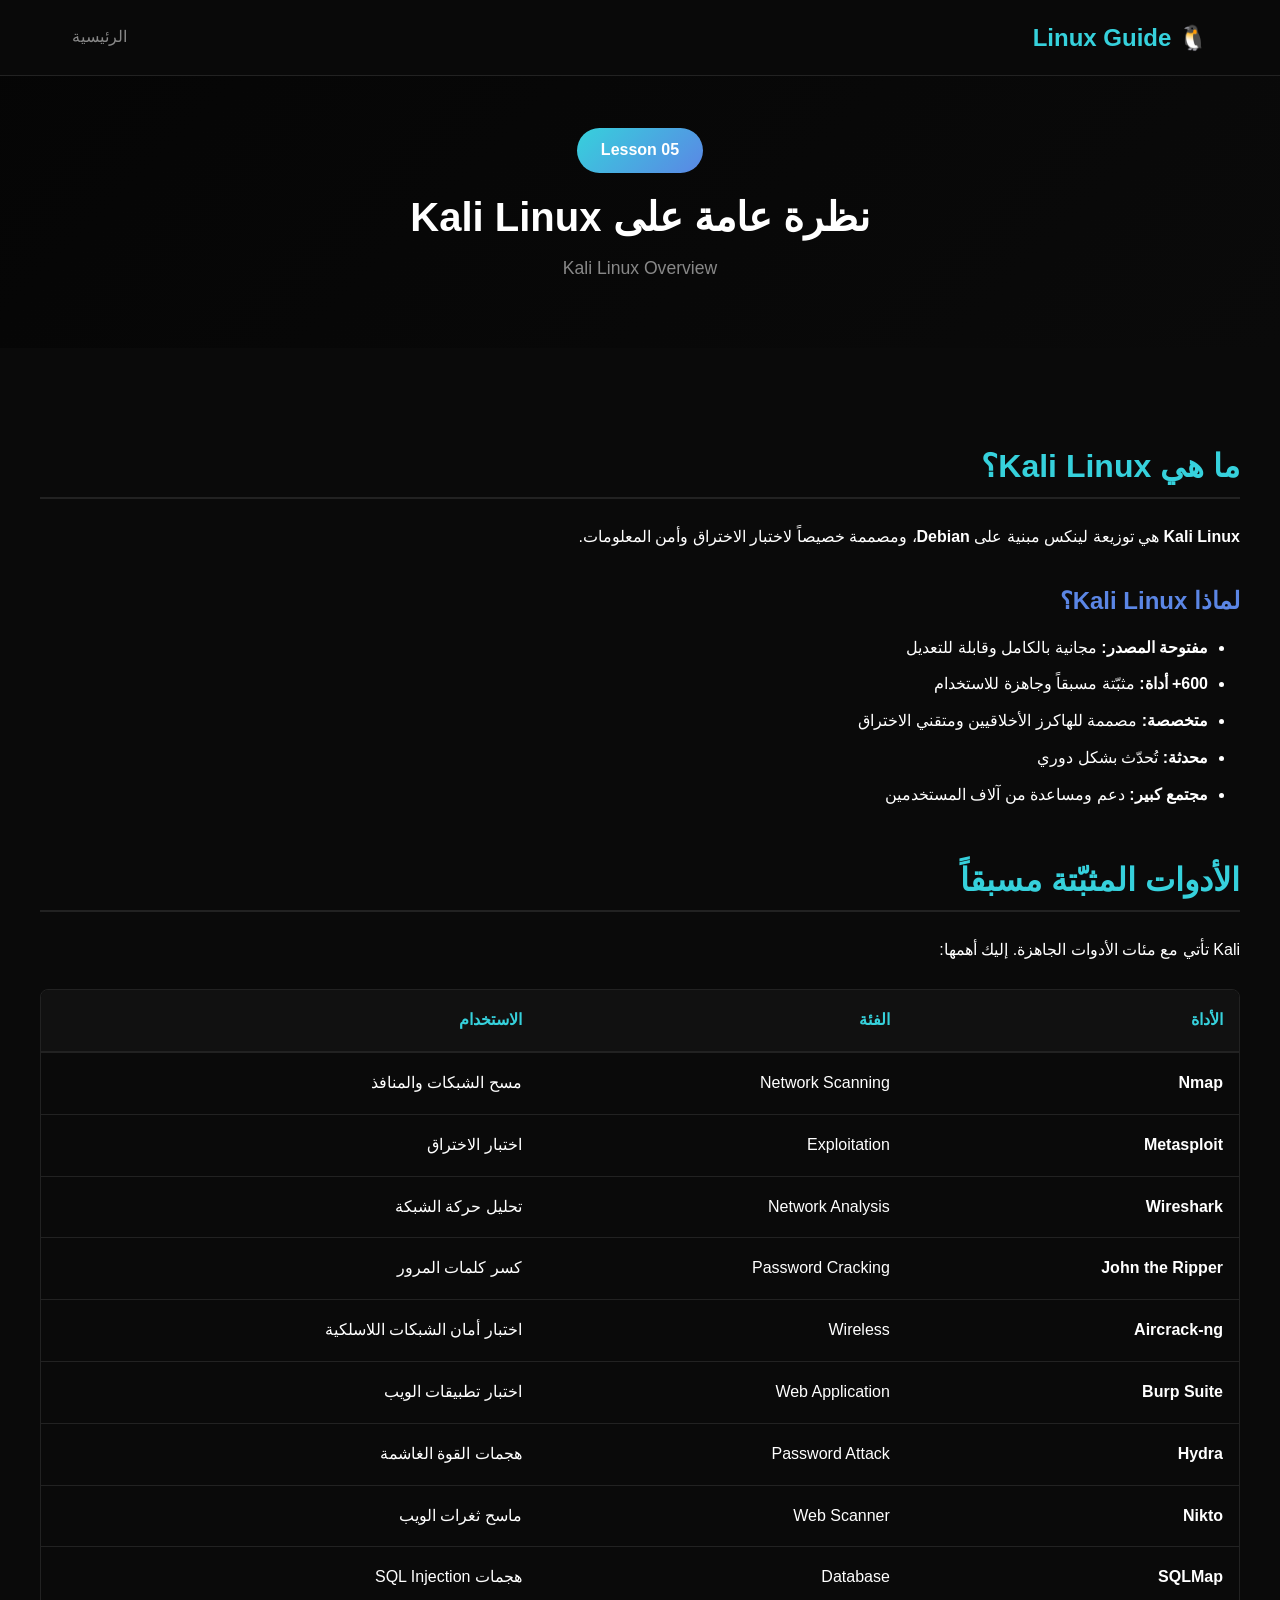
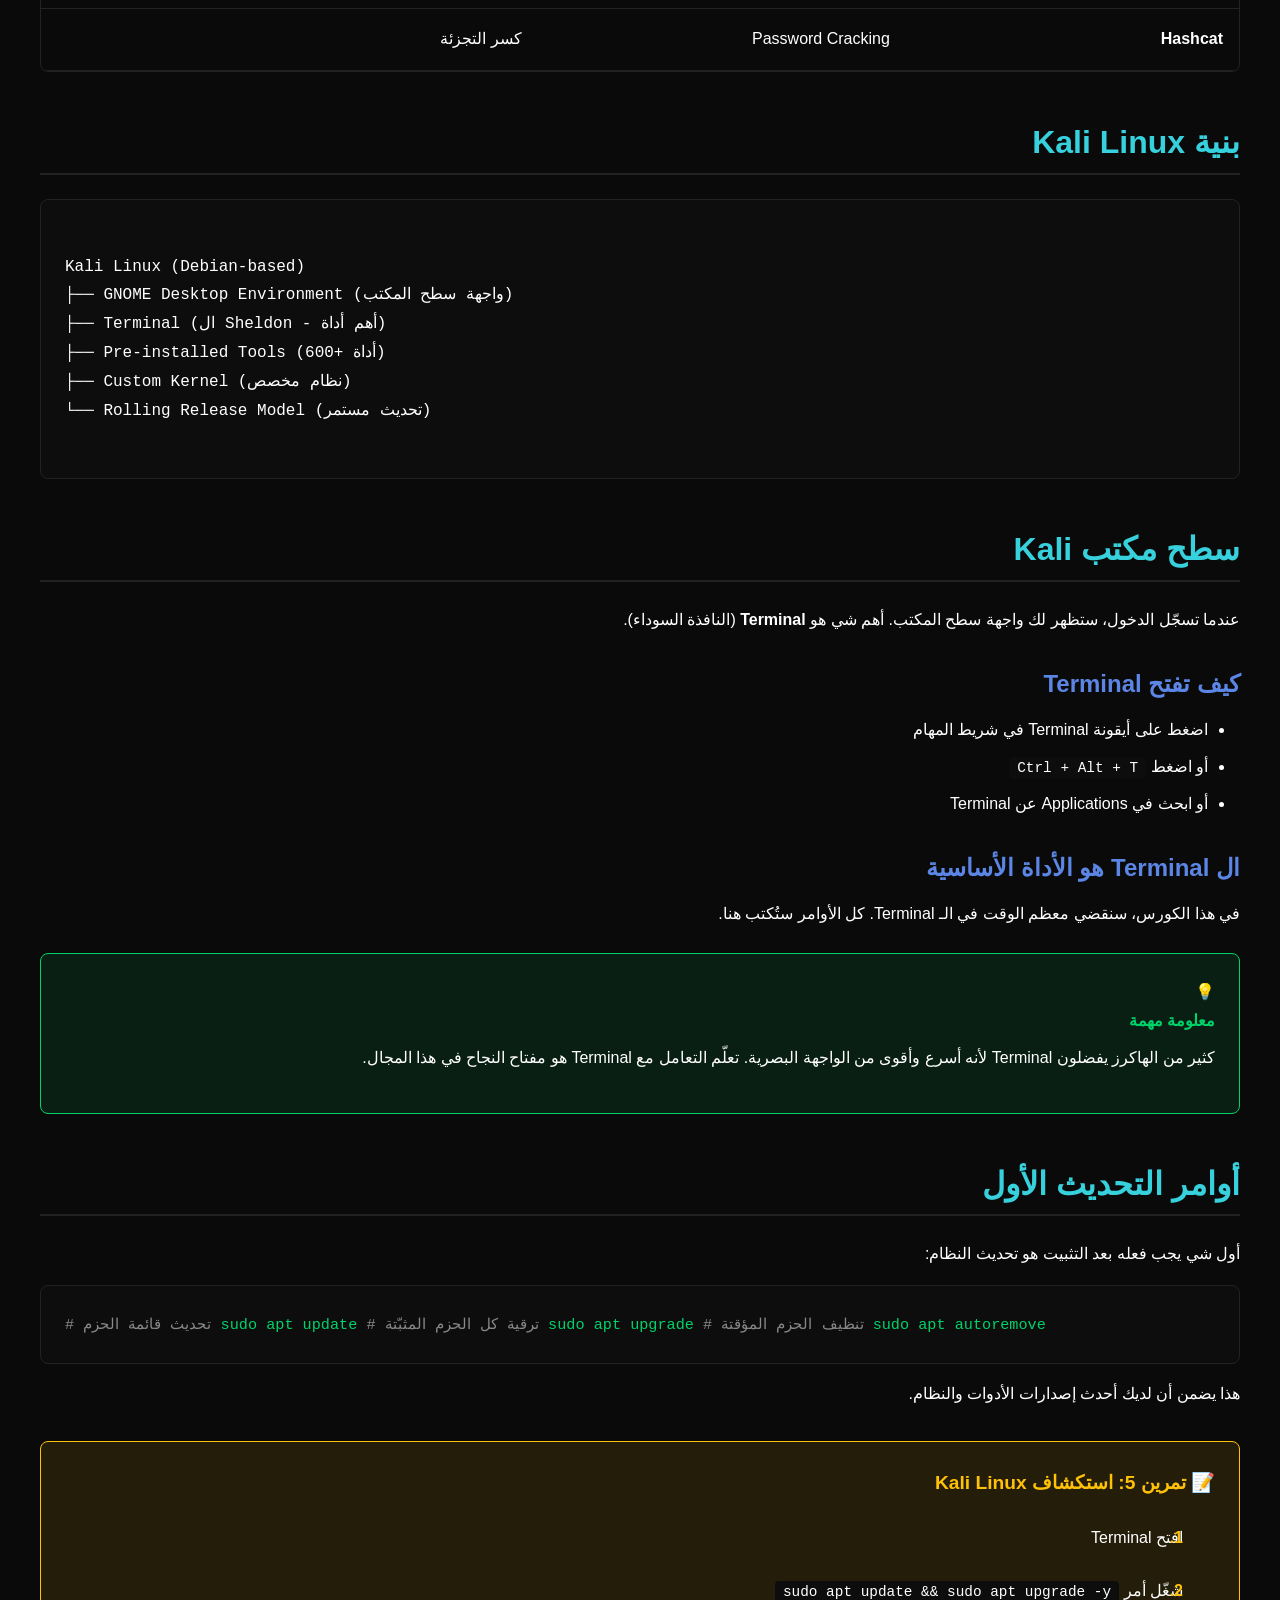
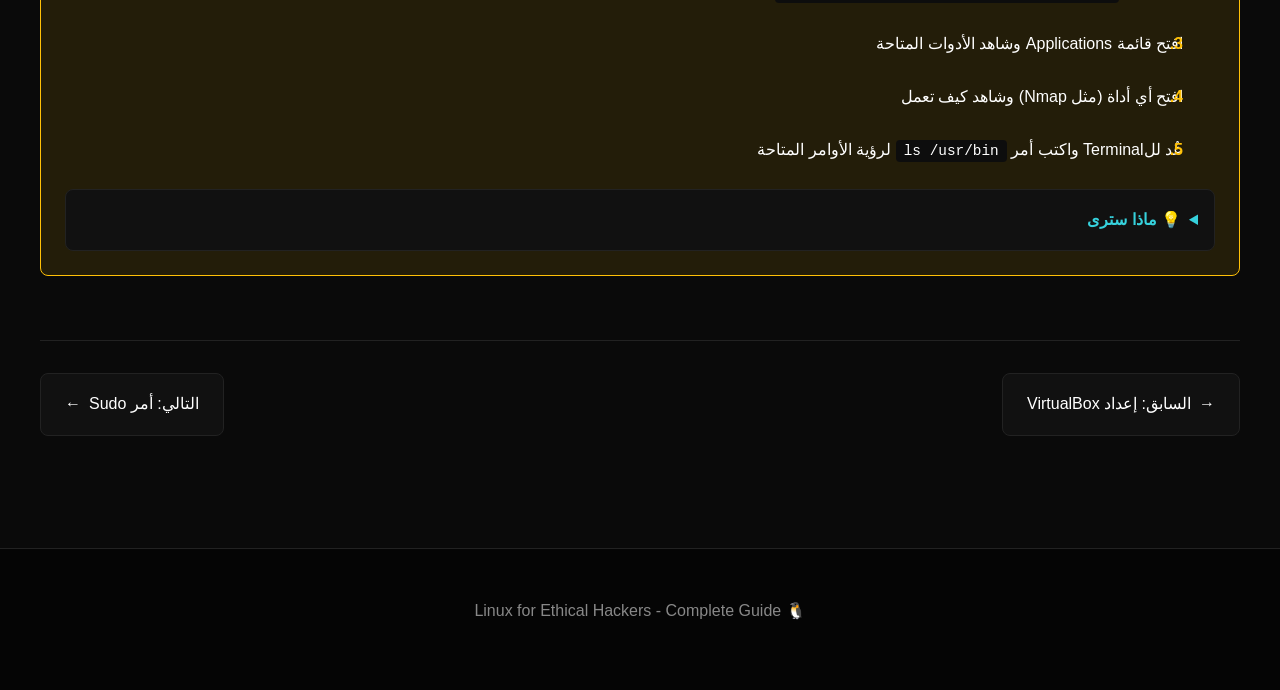
<file: 05-kali-overview.html>
<!DOCTYPE html>
<html lang="ar" dir="rtl">
<head>
    <meta charset="UTF-8">
    <meta name="viewport" content="width=device-width, initial-scale=1.0">
    <title>نظرة عامة على Kali Linux - Linux for Ethical Hackers</title>
    <link rel="stylesheet" href="style.css">
</head>
<body>

    <nav class="nav">
        <div class="container">
            <a href="index.html" class="nav-brand">🐧 Linux Guide</a>
            <ul class="nav-links">
                <li><a href="index.html">الرئيسية</a></li>
            </ul>
        </div>
    </nav>

    <header class="lesson-header">
        <div class="container">
            <span class="lesson-number">Lesson 05</span>
            <h1>نظرة عامة على Kali Linux</h1>
            <p class="subtitle">Kali Linux Overview</p>
        </div>
    </header>

    <section class="content container">
        
        <h2>ما هي Kali Linux؟</h2>
        <p><strong>Kali Linux</strong> هي توزيعة لينكس مبنية على <strong>Debian</strong>، ومصممة خصيصاً لاختبار الاختراق وأمن المعلومات.</p>

        <h3>لماذا Kali Linux؟</h3>
        <ul>
            <li><strong>مفتوحة المصدر:</strong> مجانية بالكامل وقابلة للتعديل</li>
            <li><strong>600+ أداة:</strong> مثبّتة مسبقاً وجاهزة للاستخدام</li>
            <li><strong>متخصصة:</strong> مصممة للهاكرز الأخلاقيين ومتقني الاختراق</li>
            <li><strong>محدثة:</strong> تُحدّث بشكل دوري</li>
            <li><strong>مجتمع كبير:</strong> دعم ومساعدة من آلاف المستخدمين</li>
        </ul>

        <h2>الأدوات المثبّتة مسبقاً</h2>
        <p>Kali تأتي مع مئات الأدوات الجاهزة. إليك أهمها:</p>

        <div class="table-wrapper">
            <table>
                <thead>
                    <tr>
                        <th>الأداة</th>
                        <th>الفئة</th>
                        <th>الاستخدام</th>
                    </tr>
                </thead>
                <tbody>
                    <tr><td><strong>Nmap</strong></td><td>Network Scanning</td><td>مسح الشبكات والمنافذ</td></tr>
                    <tr><td><strong>Metasploit</strong></td><td>Exploitation</td><td>اختبار الاختراق</td></tr>
                    <tr><td><strong>Wireshark</strong></td><td>Network Analysis</td><td>تحليل حركة الشبكة</td></tr>
                    <tr><td><strong>John the Ripper</strong></td><td>Password Cracking</td><td>كسر كلمات المرور</td></tr>
                    <tr><td><strong>Aircrack-ng</strong></td><td>Wireless</td><td>اختبار أمان الشبكات اللاسلكية</td></tr>
                    <tr><td><strong>Burp Suite</strong></td><td>Web Application</td><td>اختبار تطبيقات الويب</td></tr>
                    <tr><td><strong>Hydra</strong></td><td>Password Attack</td><td>هجمات القوة الغاشمة</td></tr>
                    <tr><td><strong>Nikto</strong></td><td>Web Scanner</td><td>ماسح ثغرات الويب</td></tr>
                    <tr><td><strong>SQLMap</strong></td><td>Database</td><td>هجمات SQL Injection</td></tr>
                    <tr><td><strong>Hashcat</strong></td><td>Password Cracking</td><td>كسر التجزئة</td></tr>
                </tbody>
            </table>
        </div>

        <h2>بنية Kali Linux</h2>
        
        <div class="tree">
Kali Linux (Debian-based)
├── GNOME Desktop Environment (واجهة سطح المكتب)
├── Terminal (ال Sheldon - أهم أداة)
├── Pre-installed Tools (600+ أداة)
├── Custom Kernel (نظام مخصص)
└── Rolling Release Model (تحديث مستمر)
        </div>

        <h2>سطح مكتب Kali</h2>
        <p>عندما تسجّل الدخول، ستظهر لك واجهة سطح المكتب. أهم شي هو <strong>Terminal</strong> (النافذة السوداء).</p>

        <h3>كيف تفتح Terminal</h3>
        <ul>
            <li>اضغط على أيقونة Terminal في شريط المهام</li>
            <li>أو اضغط <span class="code-inline">Ctrl + Alt + T</span></li>
            <li>أو ابحث في Applications عن Terminal</li>
        </ul>

        <h3>ال Terminal هو الأداة الأساسية</h3>
        <p>في هذا الكورس، سنقضي معظم الوقت في الـ Terminal. كل الأوامر ستُكتب هنا.</p>

        <div class="tip">
            <div class="tip-title">معلومة مهمة</div>
            <p>كثير من الهاكرز يفضلون Terminal لأنه أسرع وأقوى من الواجهة البصرية. تعلّم التعامل مع Terminal هو مفتاح النجاح في هذا المجال.</p>
        </div>

        <h2>أوامر التحديث الأول</h2>
        <p>أول شي يجب فعله بعد التثبيت هو تحديث النظام:</p>

        <div class="code-block">
            <code>
<span class="comment"># تحديث قائمة الحزم</span>
sudo apt update

<span class="comment"># ترقية كل الحزم المثبّتة</span>
sudo apt upgrade

<span class="comment"># تنظيف الحزم المؤقتة</span>
sudo apt autoremove
            </code>
        </div>

        <p>هذا يضمن أن لديك أحدث إصدارات الأدوات والنظام.</p>

        <div class="exercise">
            <div class="exercise-title">📝 تمرين 5: استكشاف Kali Linux</div>
            <ol class="exercise-steps">
                <li>افتح Terminal</li>
                <li>شغّل أمر <span class="code-inline">sudo apt update && sudo apt upgrade -y</span></li>
                <li>افتح قائمة Applications وشاهد الأدوات المتاحة</li>
                <li>افتح أي أداة (مثل Nmap) وشاهد كيف تعمل</li>
                <li>عُد للTerminal واكتب أمر <span class="code-inline">ls /usr/bin</span> لرؤية الأوامر المتاحة</li>
            </ol>

            <details class="solution-toggle">
                <summary>💡 ماذا سترى</summary>
                <div class="solution-content">
                    <p>عندما تكتب <span class="code-inline">ls /usr/bin</span>، سترى قائمة طويلة بالأوامر والأدوات المتاحة. هذا يُظهر لك مدى قوة Kali Linux!</p>
                    <p>جرّب أيضاً:</p>
                    <div class="code-block">
                        <code>
<span class="comment"># عرض كل الأدوات المثبّتة</span>
dpkg --list | grep -i kali

<span class="comment"># عرض إصدار Kali</span>
cat /etc/os-release
                        </code>
                    </div>
                </div>
            </details>
        </div>

        <div class="lesson-nav">
            <a href="04-configure-vbox.html" class="prev">السابق: إعداد VirtualBox</a>
            <a href="06-sudo.html" class="next">التالي: أمر Sudo</a>
        </div>

    </section>

    <footer class="footer">
        <div class="container">
            <p>🐧 Linux for Ethical Hackers - Complete Guide</p>
        </div>
    </footer>

</body>
</html>
</file>
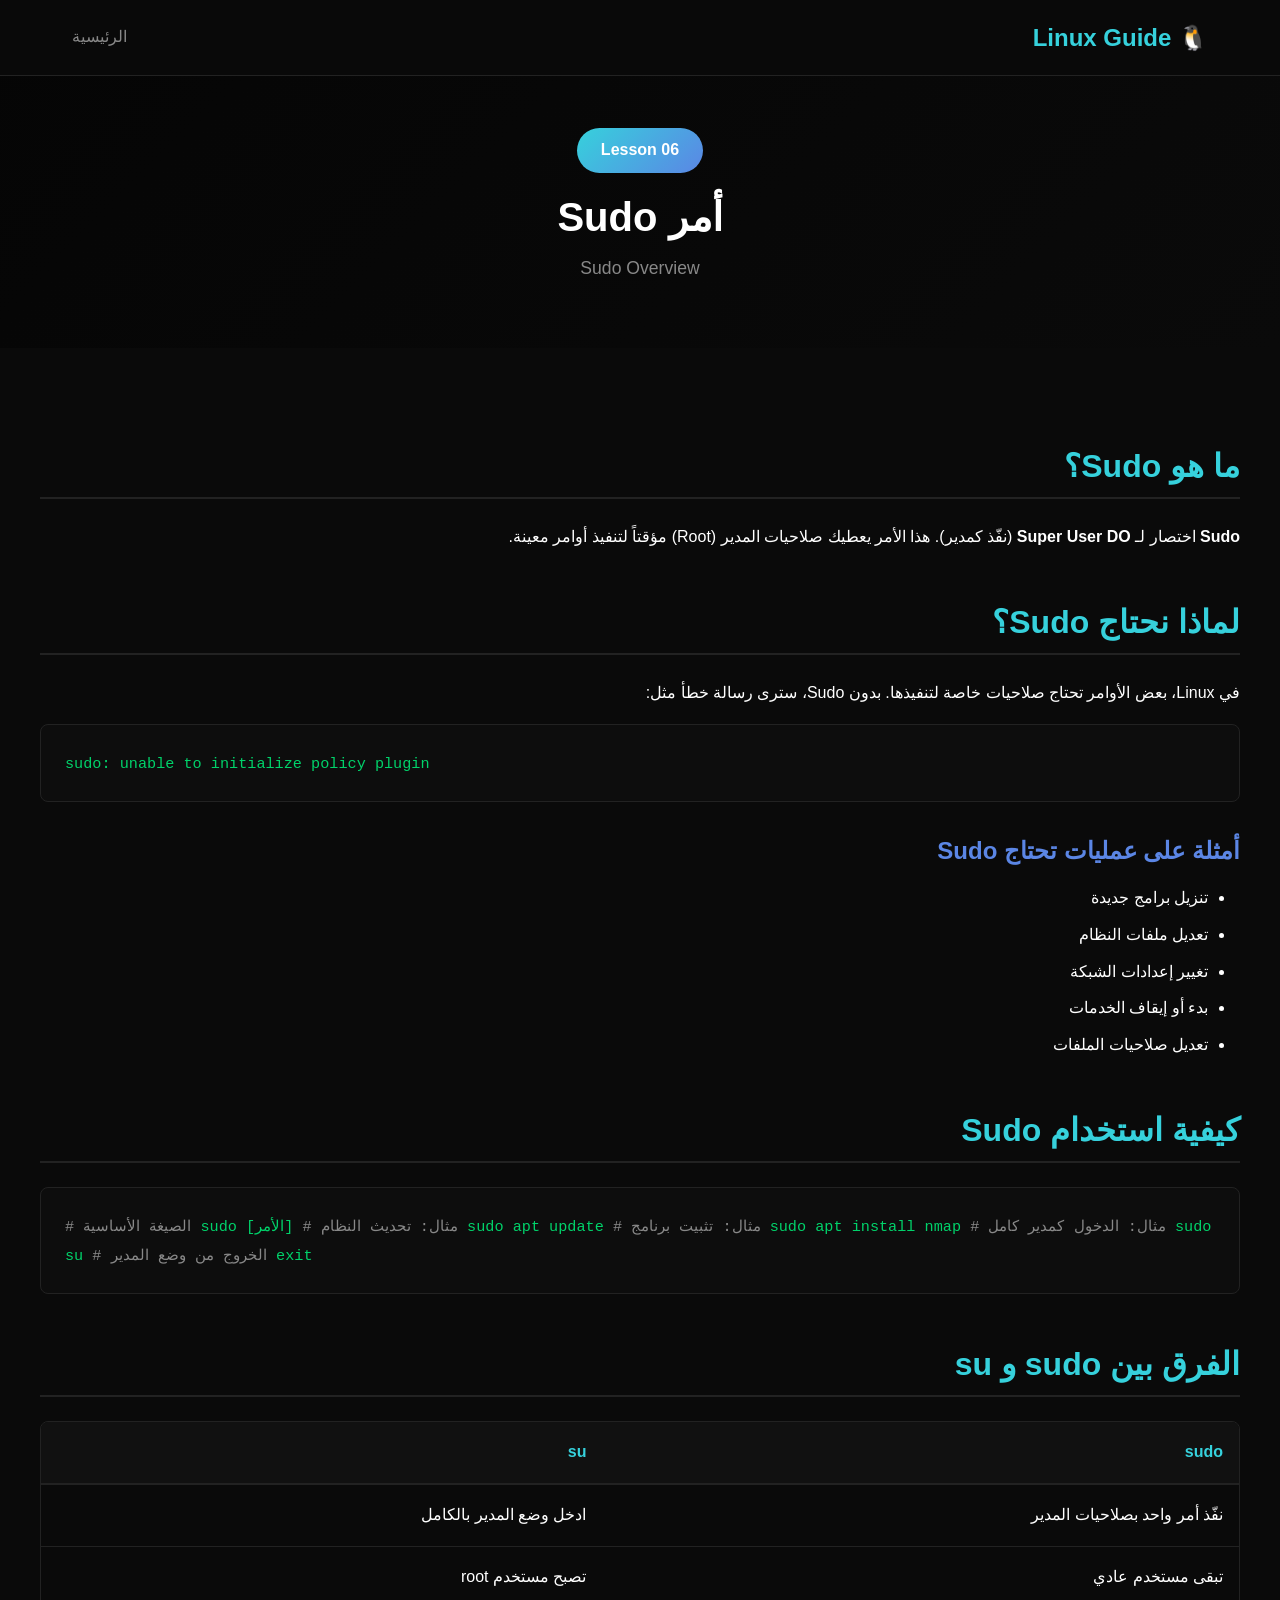
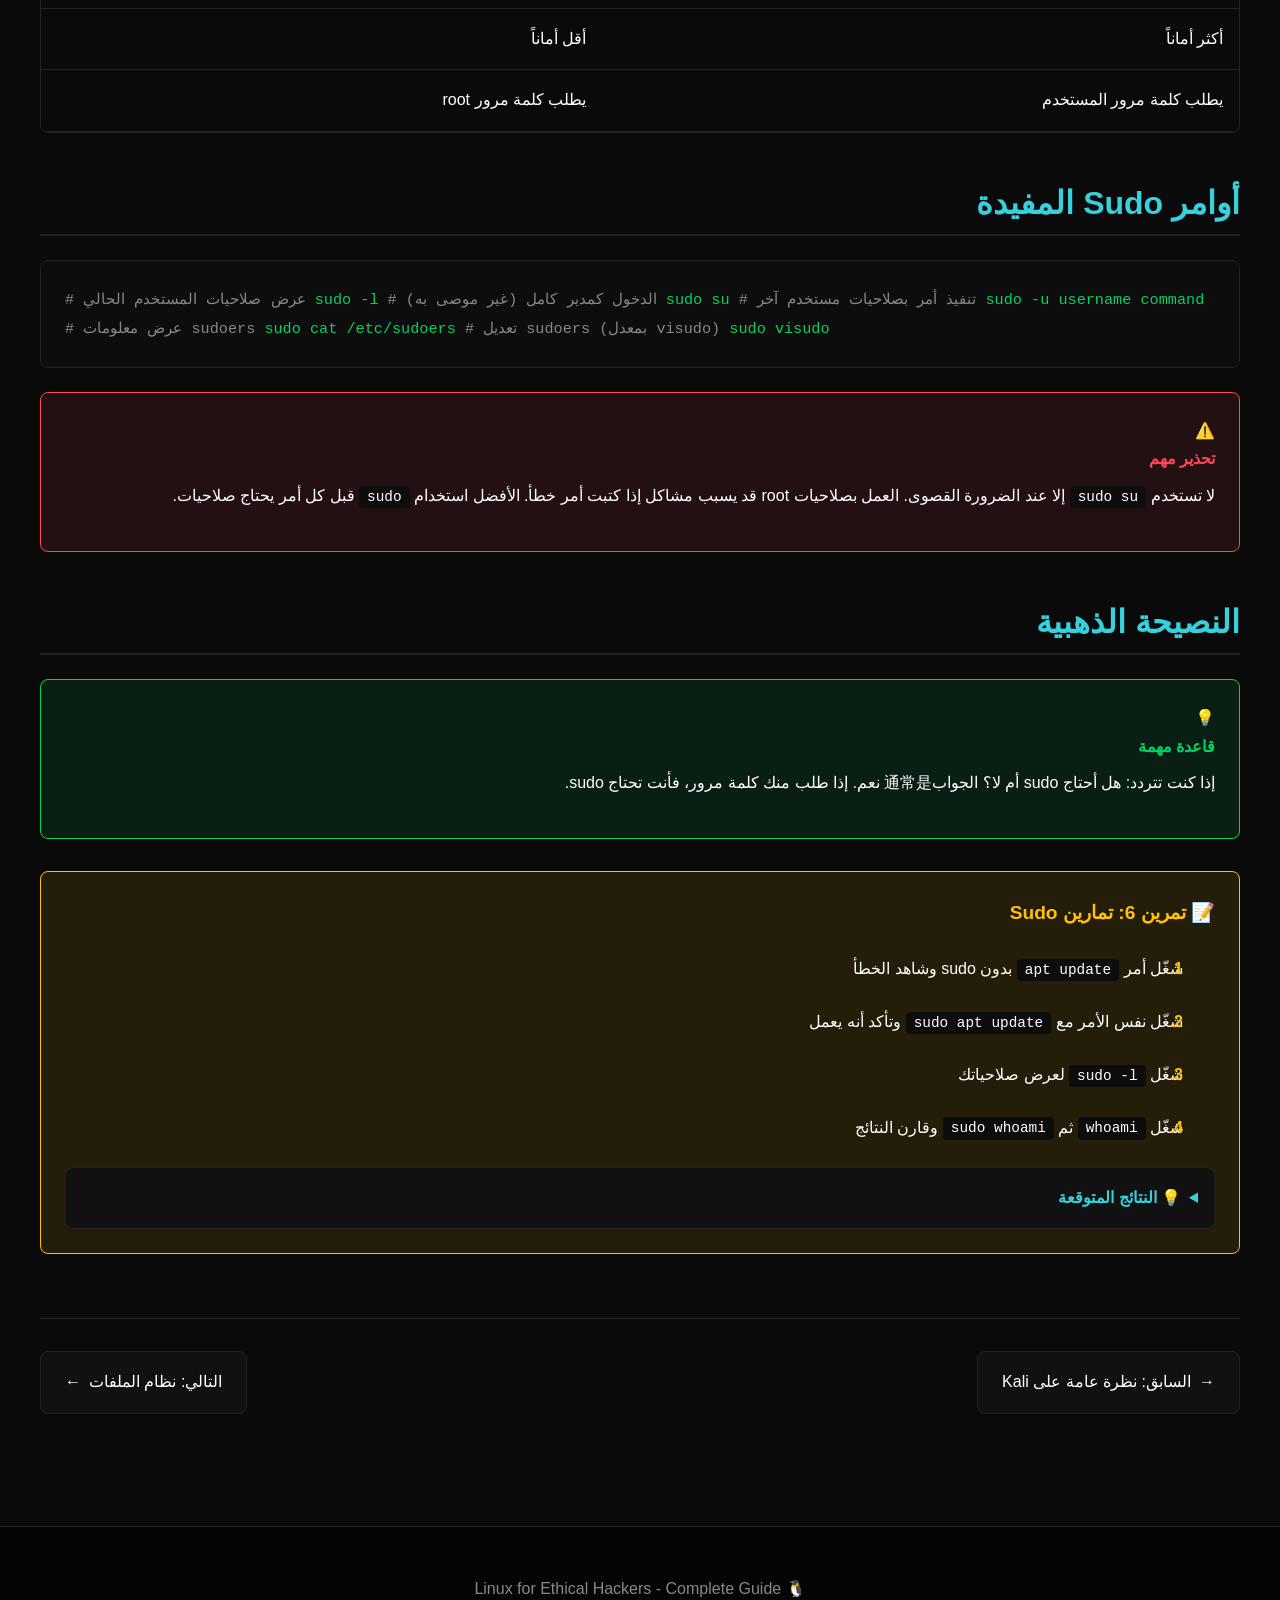
<file: 06-sudo.html>
<!DOCTYPE html>
<html lang="ar" dir="rtl">
<head>
    <meta charset="UTF-8">
    <meta name="viewport" content="width=device-width, initial-scale=1.0">
    <title>أمر Sudo - Linux for Ethical Hackers</title>
    <link rel="stylesheet" href="style.css">
</head>
<body>

    <nav class="nav">
        <div class="container">
            <a href="index.html" class="nav-brand">🐧 Linux Guide</a>
            <ul class="nav-links">
                <li><a href="index.html">الرئيسية</a></li>
            </ul>
        </div>
    </nav>

    <header class="lesson-header">
        <div class="container">
            <span class="lesson-number">Lesson 06</span>
            <h1>أمر Sudo</h1>
            <p class="subtitle">Sudo Overview</p>
        </div>
    </header>

    <section class="content container">
        
        <h2>ما هو Sudo؟</h2>
        <p><strong>Sudo</strong> اختصار لـ <strong>Super User DO</strong> (نفّذ كمدير). هذا الأمر يعطيك صلاحيات المدير (Root) مؤقتاً لتنفيذ أوامر معينة.</p>

        <h2>لماذا نحتاج Sudo؟</h2>
        <p>في Linux، بعض الأوامر تحتاج صلاحيات خاصة لتنفيذها. بدون Sudo، سترى رسالة خطأ مثل:</p>

        <div class="code-block">
            <code>sudo: unable to initialize policy plugin</code>
        </div>

        <h3>أمثلة على عمليات تحتاج Sudo</h3>
        <ul>
            <li>تنزيل برامج جديدة</li>
            <li>تعديل ملفات النظام</li>
            <li>تغيير إعدادات الشبكة</li>
            <li>بدء أو إيقاف الخدمات</li>
            <li>تعديل صلاحيات الملفات</li>
        </ul>

        <h2>كيفية استخدام Sudo</h2>
        
        <div class="code-block">
            <code>
<span class="comment"># الصيغة الأساسية</span>
sudo [الأمر]

<span class="comment"># مثال: تحديث النظام</span>
sudo apt update

<span class="comment"># مثال: تثبيت برنامج</span>
sudo apt install nmap

<span class="comment"># مثال: الدخول كمدير كامل</span>
sudo su

<span class="comment"># الخروج من وضع المدير</span>
exit
            </code>
        </div>

        <h2>الفرق بين sudo و su</h2>
        
        <div class="table-wrapper">
            <table>
                <thead>
                    <tr>
                        <th>sudo</th>
                        <th>su</th>
                    </tr>
                </thead>
                <tbody>
                    <tr><td>نفّذ أمر واحد بصلاحيات المدير</td><td>ادخل وضع المدير بالكامل</td></tr>
                    <tr><td>تبقى مستخدم عادي</td><td>تصبح مستخدم root</td></tr>
                    <tr><td>أكثر أماناً</td><td>أقل أماناً</td></tr>
                    <tr><td>يطلب كلمة مرور المستخدم</td><td>يطلب كلمة مرور root</td></tr>
                </tbody>
            </table>
        </div>

        <h2>أوامر Sudo المفيدة</h2>

        <div class="code-block">
            <code>
<span class="comment"># عرض صلاحيات المستخدم الحالي</span>
sudo -l

<span class="comment"># الدخول كمدير كامل (غير موصى به)</span>
sudo su

<span class="comment"># تنفيذ أمر بصلاحيات مستخدم آخر</span>
sudo -u username command

<span class="comment"># عرض معلومات sudoers</span>
sudo cat /etc/sudoers

<span class="comment"># تعديل sudoers (بمعدل visudo)</span>
sudo visudo
            </code>
        </div>

        <div class="warning">
            <div class="warning-title">تحذير مهم</div>
            <p>لا تستخدم <span class="code-inline">sudo su</span> إلا عند الضرورة القصوى. العمل بصلاحيات root قد يسبب مشاكل إذا كتبت أمر خطأ. الأفضل استخدام <span class="code-inline">sudo</span> قبل كل أمر يحتاج صلاحيات.</p>
        </div>

        <h2>النصيحة الذهبية</h2>
        <div class="tip">
            <div class="tip-title">قاعدة مهمة</div>
            <p>إذا كنت تتردد: هل أحتاج sudo أم لا؟ الجواب通常是 نعم. إذا طلب منك كلمة مرور، فأنت تحتاج sudo.</p>
        </div>

        <div class="exercise">
            <div class="exercise-title">📝 تمرين 6: تمارين Sudo</div>
            <ol class="exercise-steps">
                <li>شغّل أمر <span class="code-inline">apt update</span> بدون sudo وشاهد الخطأ</li>
                <li>شغّل نفس الأمر مع <span class="code-inline">sudo apt update</span> وتأكد أنه يعمل</li>
                <li>شغّل <span class="code-inline">sudo -l</span> لعرض صلاحياتك</li>
                <li>شغّل <span class="code-inline">whoami</span> ثم <span class="code-inline">sudo whoami</span> وقارن النتائج</li>
            </ol>

            <details class="solution-toggle">
                <summary>💡 النتائج المتوقعة</summary>
                <div class="solution-content">
                    <p><span class="code-inline">apt update</span> بدون sudo:</p>
                    <div class="code-block">
                        <code>Permission denied</code>
                    </div>
                    <p><span class="code-inline">sudo apt update</span>:</p>
                    <div class="code-block">
                        <code>
Hit:1 http://kali.org/kali kali-rolling InRelease
Reading package lists... Done
                        </code>
                    </div>
                    <p><span class="code-inline">whoami</span> يعرض: <span class="code-inline">kali</span> (أو اسم المستخدم)</p>
                    <p><span class="code-inline">sudo whoami</span> يعرض: <span class="code-inline">root</span></p>
                </div>
            </details>
        </div>

        <div class="lesson-nav">
            <a href="05-kali-overview.html" class="prev">السابق: نظرة عامة على Kali</a>
            <a href="07-file-system.html" class="next">التالي: نظام الملفات</a>
        </div>

    </section>

    <footer class="footer">
        <div class="container">
            <p>🐧 Linux for Ethical Hackers - Complete Guide</p>
        </div>
    </footer>

</body>
</html>
</file>
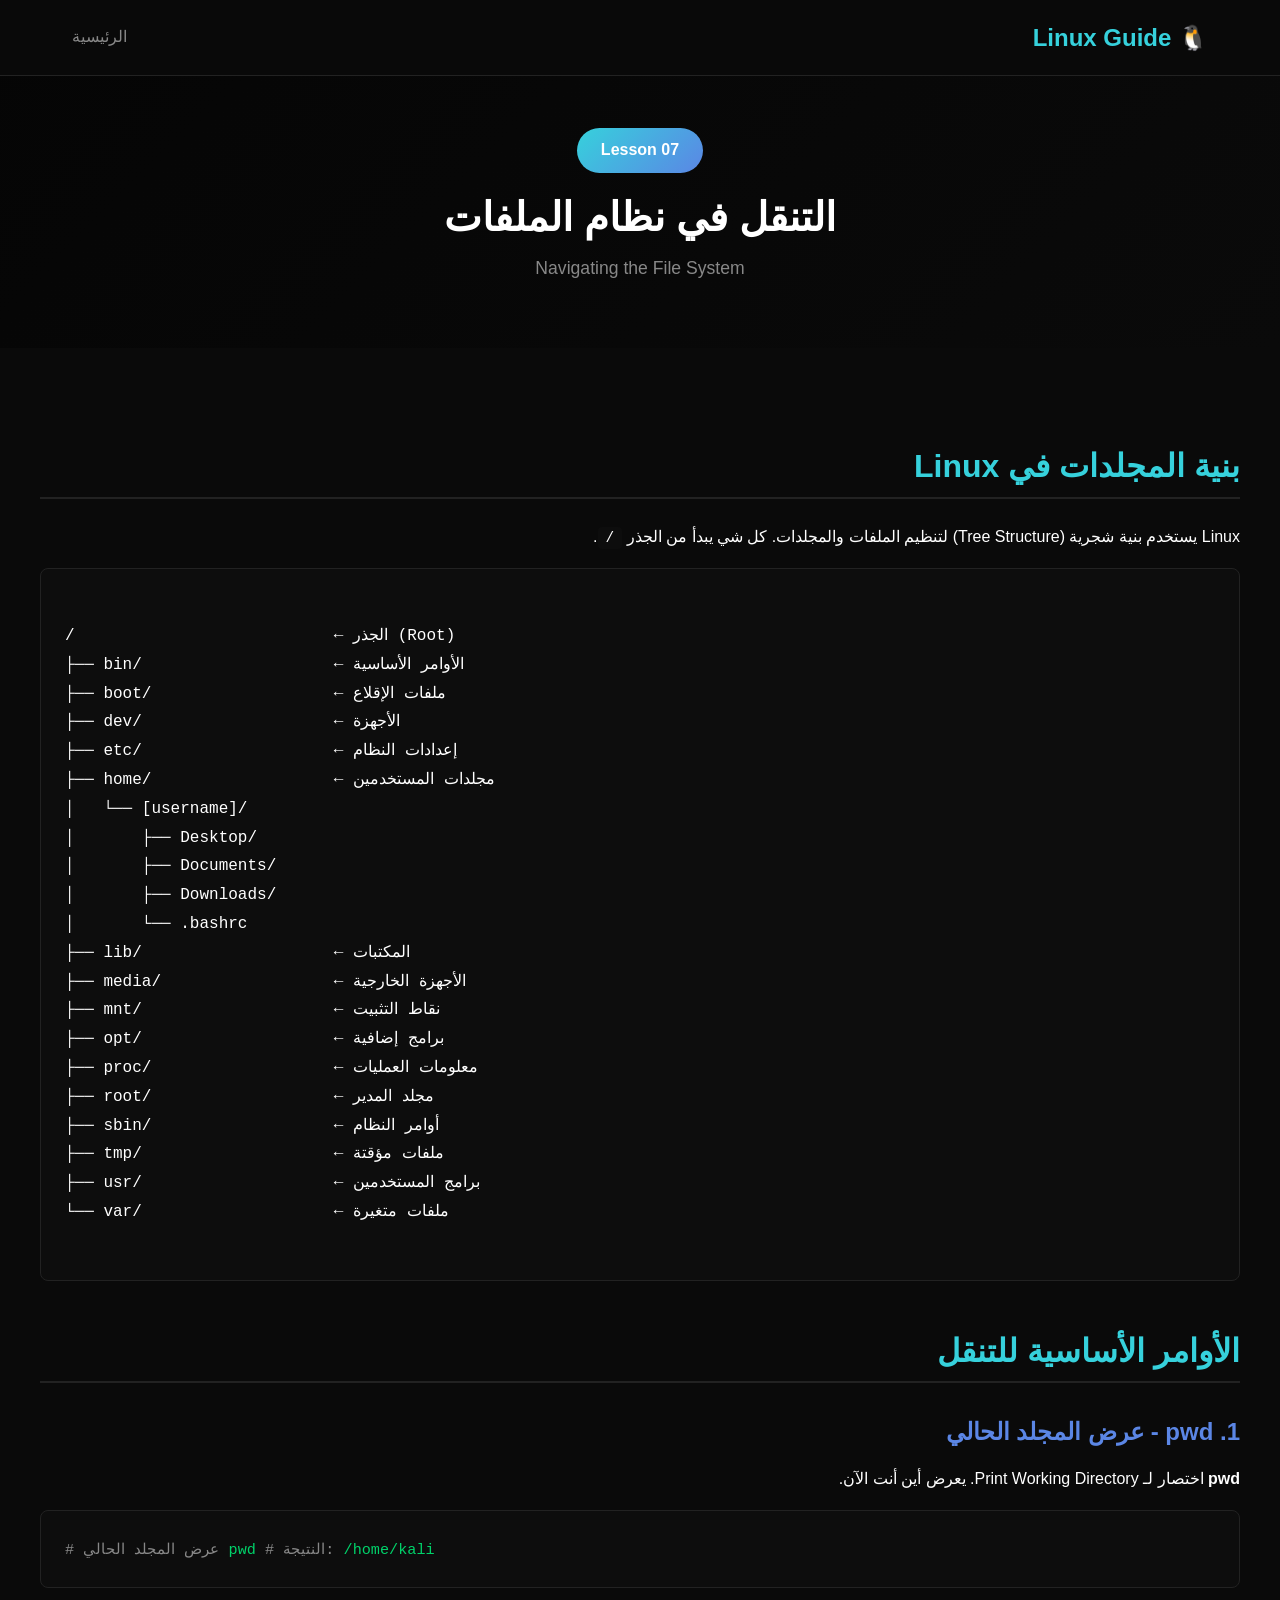
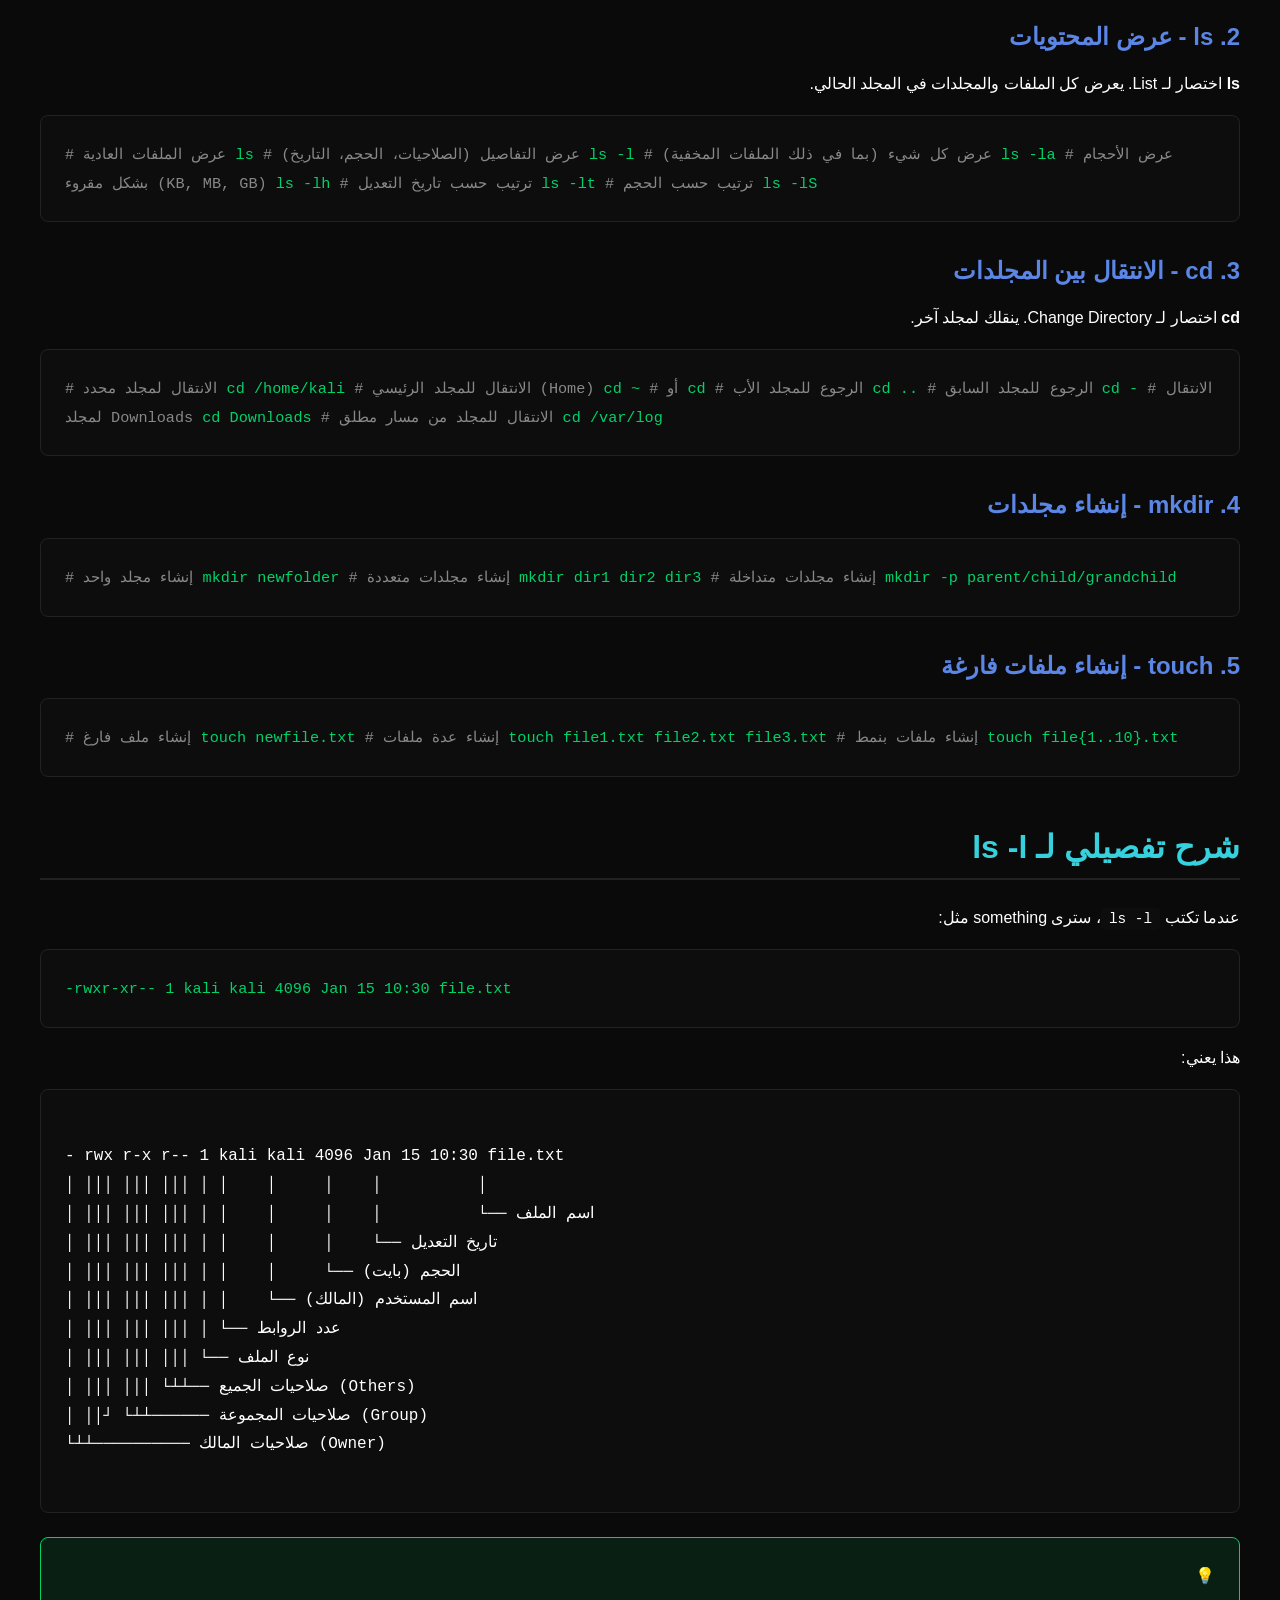
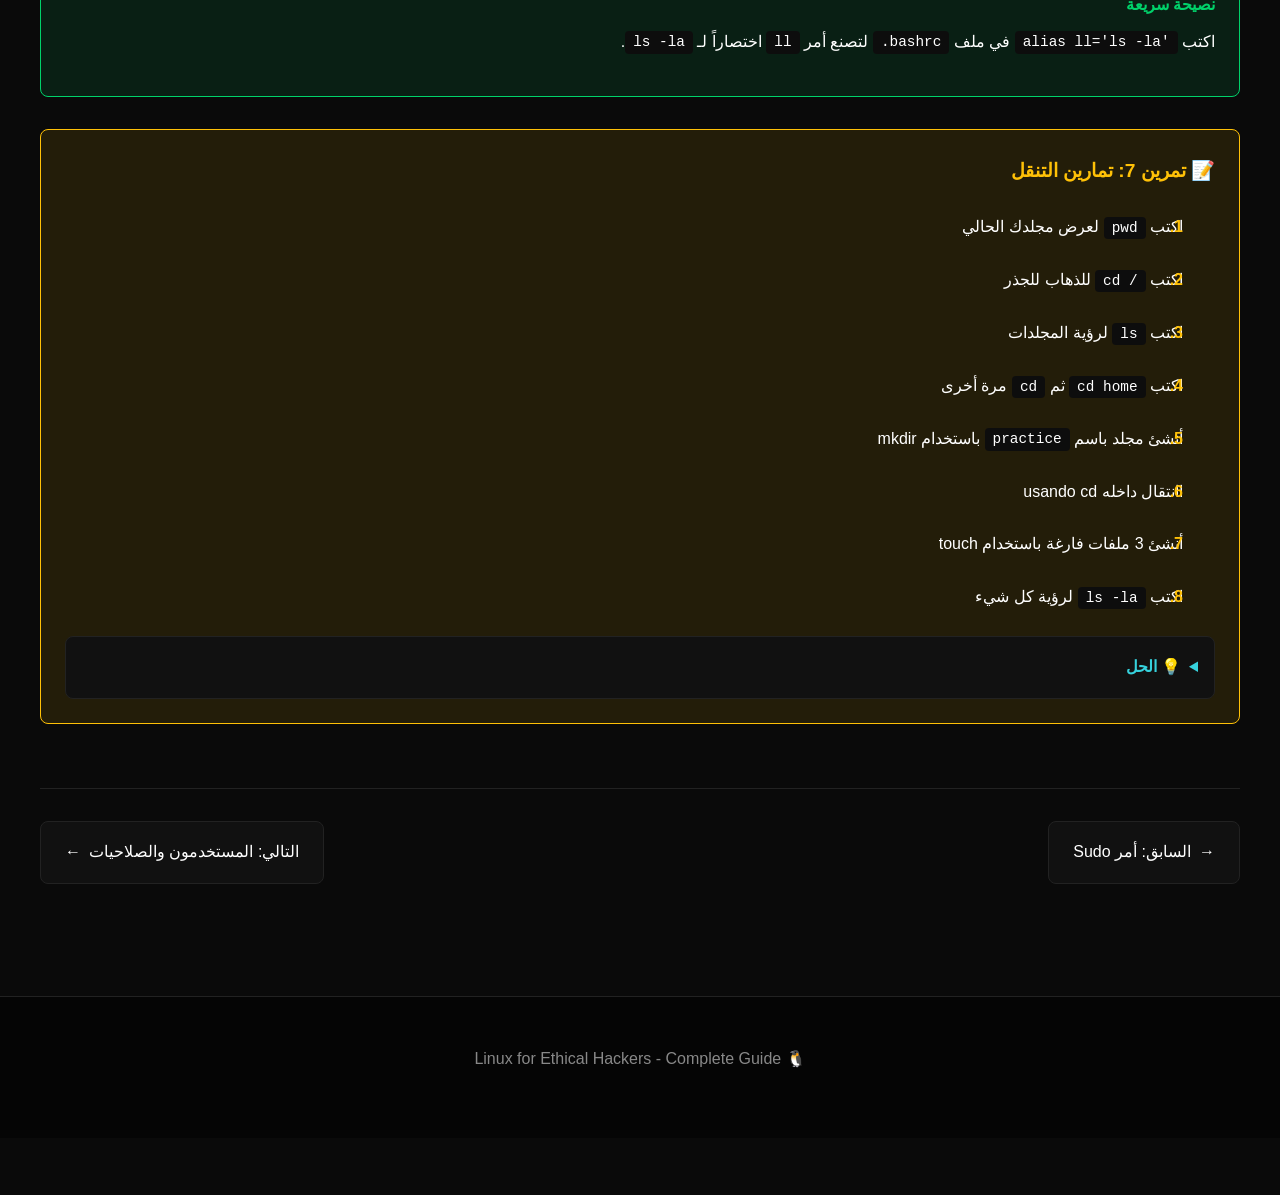
<file: 07-file-system.html>
<!DOCTYPE html>
<html lang="ar" dir="rtl">
<head>
    <meta charset="UTF-8">
    <meta name="viewport" content="width=device-width, initial-scale=1.0">
    <title>التنقل في نظام الملفات - Linux for Ethical Hackers</title>
    <link rel="stylesheet" href="style.css">
</head>
<body>

    <nav class="nav">
        <div class="container">
            <a href="index.html" class="nav-brand">🐧 Linux Guide</a>
            <ul class="nav-links">
                <li><a href="index.html">الرئيسية</a></li>
            </ul>
        </div>
    </nav>

    <header class="lesson-header">
        <div class="container">
            <span class="lesson-number">Lesson 07</span>
            <h1>التنقل في نظام الملفات</h1>
            <p class="subtitle">Navigating the File System</p>
        </div>
    </header>

    <section class="content container">
        
        <h2>بنية المجلدات في Linux</h2>
        <p>Linux يستخدم بنية شجرية (Tree Structure) لتنظيم الملفات والمجلدات. كل شي يبدأ من الجذر <span class="code-inline">/</span>.</p>

        <div class="tree">
/                           ← الجذر (Root)
├── bin/                    ← الأوامر الأساسية
├── boot/                   ← ملفات الإقلاع
├── dev/                    ← الأجهزة
├── etc/                    ← إعدادات النظام
├── home/                   ← مجلدات المستخدمين
│   └── [username]/
│       ├── Desktop/
│       ├── Documents/
│       ├── Downloads/
│       └── .bashrc
├── lib/                    ← المكتبات
├── media/                  ← الأجهزة الخارجية
├── mnt/                    ← نقاط التثبيت
├── opt/                    ← برامج إضافية
├── proc/                   ← معلومات العمليات
├── root/                   ← مجلد المدير
├── sbin/                   ← أوامر النظام
├── tmp/                    ← ملفات مؤقتة
├── usr/                    ← برامج المستخدمين
└── var/                    ← ملفات متغيرة
        </div>

        <h2>الأوامر الأساسية للتنقل</h2>

        <h3>1. pwd - عرض المجلد الحالي</h3>
        <p><strong>pwd</strong> اختصار لـ Print Working Directory. يعرض أين أنت الآن.</p>
        <div class="code-block">
            <code>
<span class="comment"># عرض المجلد الحالي</span>
pwd

<span class="comment"># النتيجة:</span>
/home/kali
            </code>
        </div>

        <h3>2. ls - عرض المحتويات</h3>
        <p><strong>ls</strong> اختصار لـ List. يعرض كل الملفات والمجلدات في المجلد الحالي.</p>
        <div class="code-block">
            <code>
<span class="comment"># عرض الملفات العادية</span>
ls

<span class="comment"># عرض التفاصيل (الصلاحيات، الحجم، التاريخ)</span>
ls -l

<span class="comment"># عرض كل شيء (بما في ذلك الملفات المخفية)</span>
ls -la

<span class="comment"># عرض الأحجام بشكل مقروء (KB, MB, GB)</span>
ls -lh

<span class="comment"># ترتيب حسب تاريخ التعديل</span>
ls -lt

<span class="comment"># ترتيب حسب الحجم</span>
ls -lS
            </code>
        </div>

        <h3>3. cd - الانتقال بين المجلدات</h3>
        <p><strong>cd</strong> اختصار لـ Change Directory. ينقلك لمجلد آخر.</p>
        <div class="code-block">
            <code>
<span class="comment"># الانتقال لمجلد محدد</span>
cd /home/kali

<span class="comment"># الانتقال للمجلد الرئيسي (Home)</span>
cd ~
<span class="comment"># أو</span>
cd

<span class="comment"># الرجوع للمجلد الأب</span>
cd ..

<span class="comment"># الرجوع للمجلد السابق</span>
cd -

<span class="comment"># الانتقال لمجلد Downloads</span>
cd Downloads

<span class="comment"># الانتقال للمجلد من مسار مطلق</span>
cd /var/log
            </code>
        </div>

        <h3>4. mkdir - إنشاء مجلدات</h3>
        <div class="code-block">
            <code>
<span class="comment"># إنشاء مجلد واحد</span>
mkdir newfolder

<span class="comment"># إنشاء مجلدات متعددة</span>
mkdir dir1 dir2 dir3

<span class="comment"># إنشاء مجلدات متداخلة</span>
mkdir -p parent/child/grandchild
            </code>
        </div>

        <h3>5. touch - إنشاء ملفات فارغة</h3>
        <div class="code-block">
            <code>
<span class="comment"># إنشاء ملف فارغ</span>
touch newfile.txt

<span class="comment"># إنشاء عدة ملفات</span>
touch file1.txt file2.txt file3.txt

<span class="comment"># إنشاء ملفات بنمط</span>
touch file{1..10}.txt
            </code>
        </div>

        <h2>شرح تفصيلي لـ ls -l</h2>
        <p>عندما تكتب <span class="code-inline">ls -l</span>، سترى something مثل:</p>

        <div class="code-block">
            <code>
-rwxr-xr-- 1 kali kali 4096 Jan 15 10:30 file.txt
            </code>
        </div>

        <p>هذا يعني:</p>
        <div class="tree">
- rwx r-x r-- 1 kali kali 4096 Jan 15 10:30 file.txt
│ │││ │││ │││ │ │    │     │    │          │
│ │││ │││ │││ │ │    │     │    │          └── اسم الملف
│ │││ │││ │││ │ │    │     │    └── تاريخ التعديل
│ │││ │││ │││ │ │    │     └── الحجم (بايت)
│ │││ │││ │││ │ │    └── اسم المستخدم (المالك)
│ │││ │││ │││ │ └── عدد الروابط
│ │││ │││ │││ └── نوع الملف
│ │││ │││ └┴┴── صلاحيات الجميع (Others)
│ ││┘ └┴┴────── صلاحيات المجموعة (Group)
└┴┴────────── صلاحيات المالك (Owner)
        </div>

        <div class="tip">
            <div class="tip-title">نصيحة سريعة</div>
            <p>اكتب <span class="code-inline">alias ll='ls -la'</span> في ملف <span class="code-inline">.bashrc</span> لتصنع أمر <span class="code-inline">ll</span> اختصاراً لـ <span class="code-inline">ls -la</span>.</p>
        </div>

        <div class="exercise">
            <div class="exercise-title">📝 تمرين 7: تمارين التنقل</div>
            <ol class="exercise-steps">
                <li>اكتب <span class="code-inline">pwd</span> لعرض مجلدك الحالي</li>
                <li>اكتب <span class="code-inline">cd /</span> للذهاب للجذر</li>
                <li>اكتب <span class="code-inline">ls</span> لرؤية المجلدات</li>
                <li>اكتب <span class="code-inline">cd home</span> ثم <span class="code-inline">cd</span> مرة أخرى</li>
                <li>أنشئ مجلد باسم <span class="code-inline">practice</span> باستخدام mkdir</li>
                <li>اانتقال داخله usando cd</li>
                <li>أنشئ 3 ملفات فارغة باستخدام touch</li>
                <li>اكتب <span class="code-inline">ls -la</span> لرؤية كل شيء</li>
            </ol>

            <details class="solution-toggle">
                <summary>💡 الحل</summary>
                <div class="solution-content">
                    <div class="code-block">
                        <code>
pwd
cd /
ls
cd home
cd
mkdir practice
cd practice
touch file1.txt file2.txt file3.txt
ls -la
                        </code>
                    </div>
                </div>
            </details>
        </div>

        <div class="lesson-nav">
            <a href="06-sudo.html" class="prev">السابق: أمر Sudo</a>
            <a href="08-users.html" class="next">التالي: المستخدمون والصلاحيات</a>
        </div>

    </section>

    <footer class="footer">
        <div class="container">
            <p>🐧 Linux for Ethical Hackers - Complete Guide</p>
        </div>
    </footer>

</body>
</html>
</file>
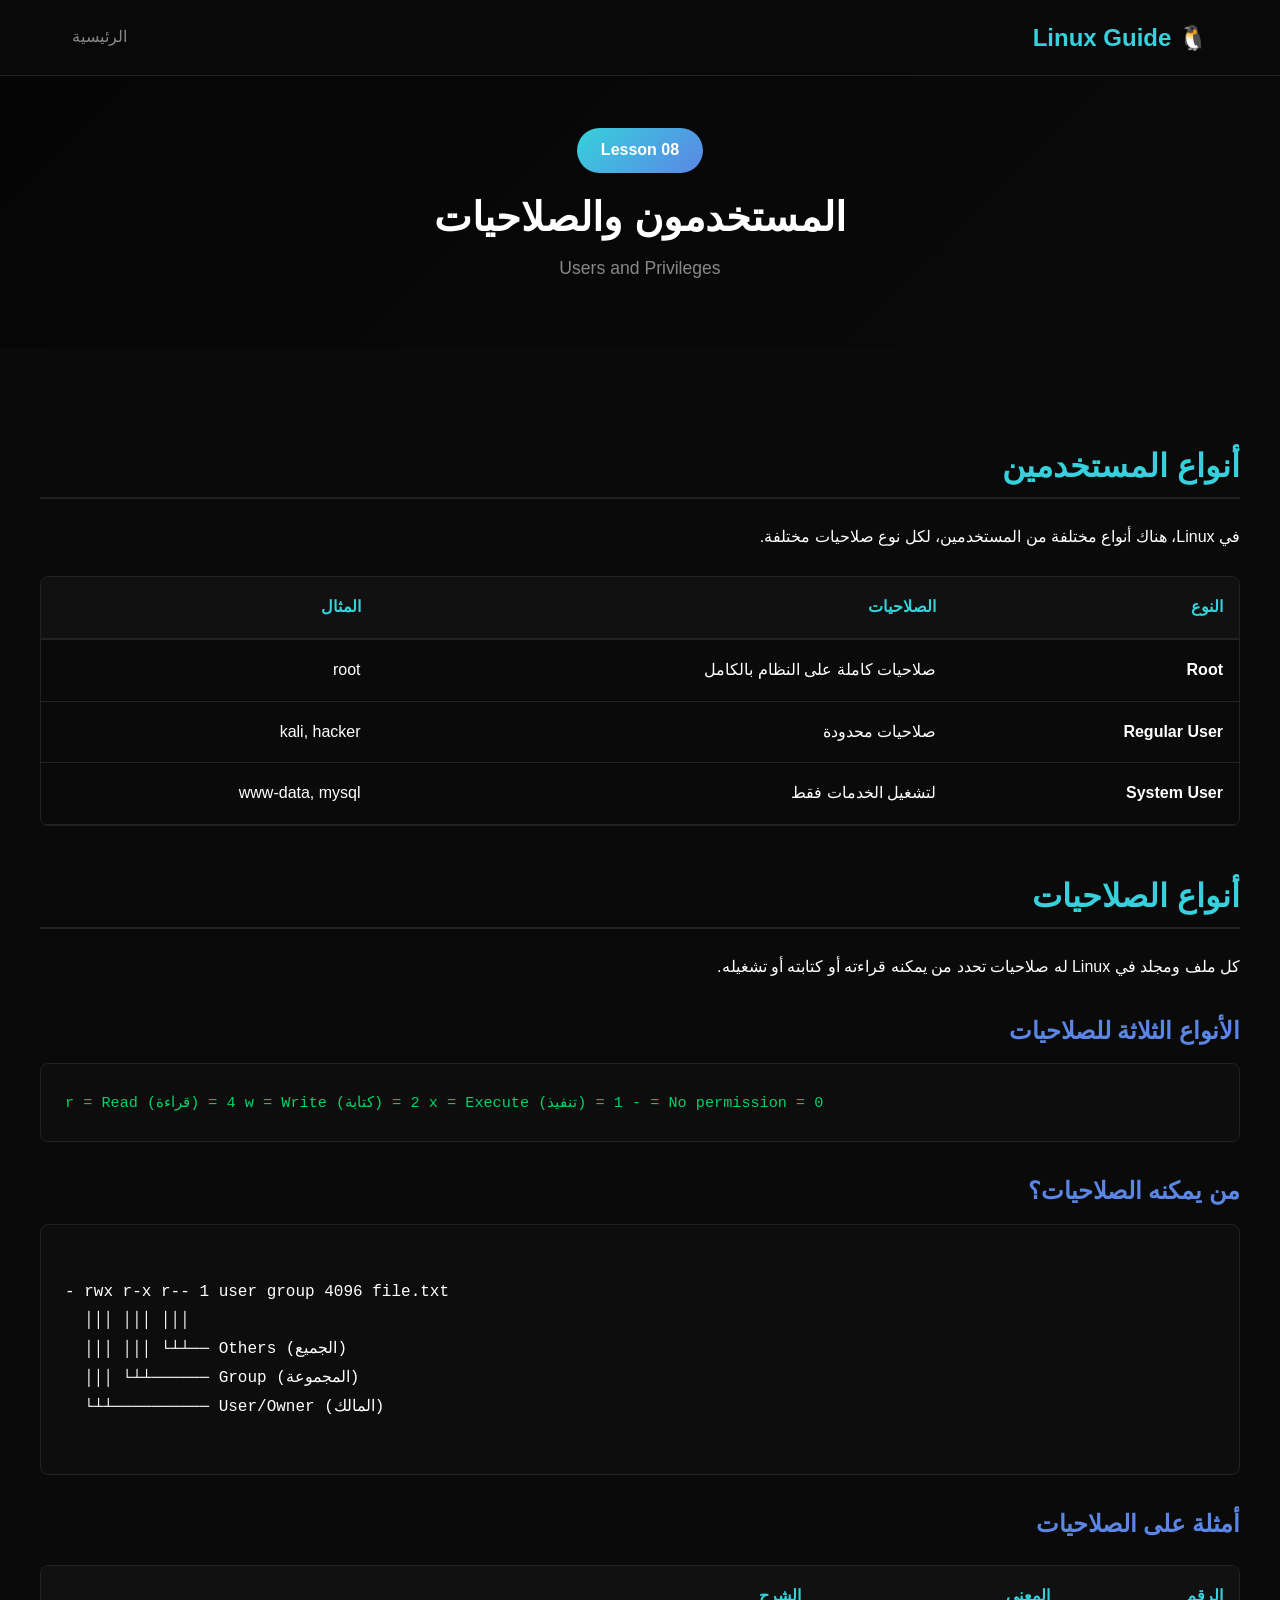
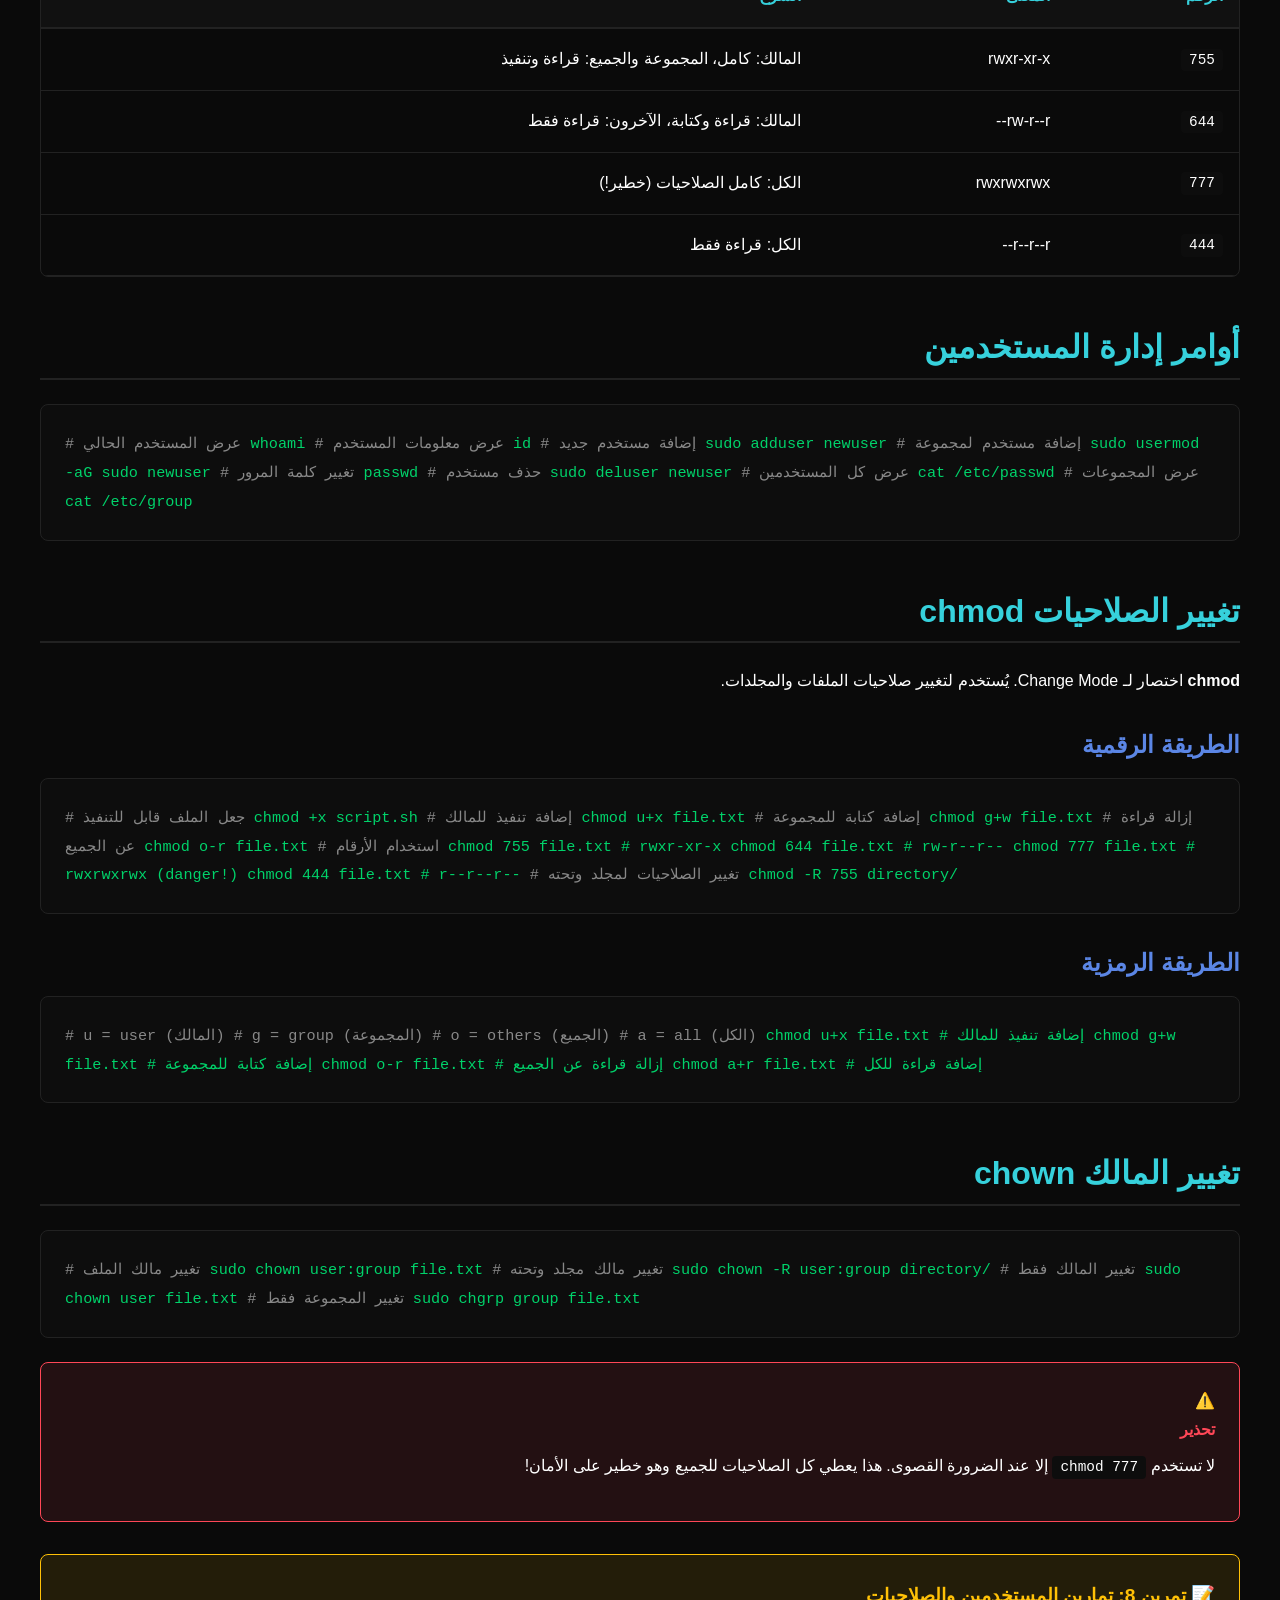
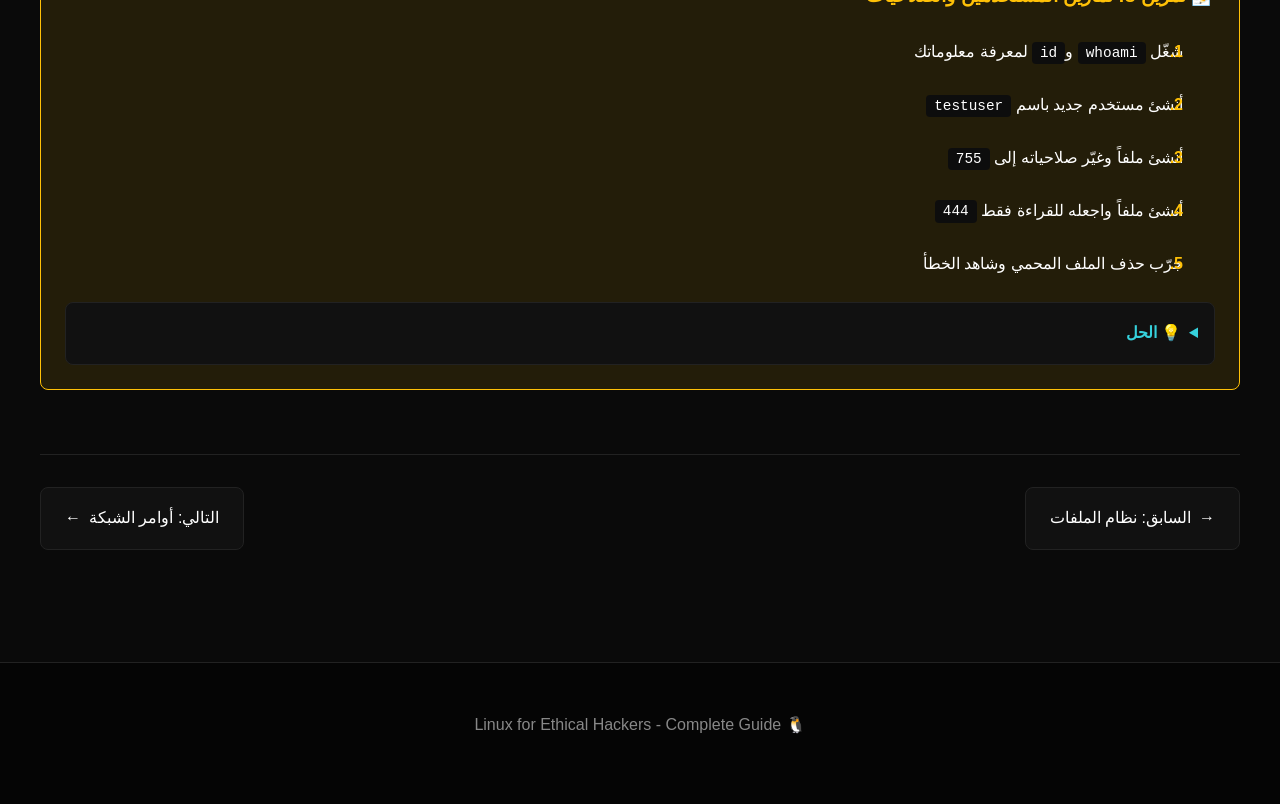
<file: 08-users.html>
<!DOCTYPE html>
<html lang="ar" dir="rtl">
<head>
    <meta charset="UTF-8">
    <meta name="viewport" content="width=device-width, initial-scale=1.0">
    <title>المستخدمون والصلاحيات - Linux for Ethical Hackers</title>
    <link rel="stylesheet" href="style.css">
</head>
<body>

    <nav class="nav">
        <div class="container">
            <a href="index.html" class="nav-brand">🐧 Linux Guide</a>
            <ul class="nav-links">
                <li><a href="index.html">الرئيسية</a></li>
            </ul>
        </div>
    </nav>

    <header class="lesson-header">
        <div class="container">
            <span class="lesson-number">Lesson 08</span>
            <h1>المستخدمون والصلاحيات</h1>
            <p class="subtitle">Users and Privileges</p>
        </div>
    </header>

    <section class="content container">
        
        <h2>أنواع المستخدمين</h2>
        <p>في Linux، هناك أنواع مختلفة من المستخدمين، لكل نوع صلاحيات مختلفة.</p>

        <div class="table-wrapper">
            <table>
                <thead>
                    <tr>
                        <th>النوع</th>
                        <th>الصلاحيات</th>
                        <th>المثال</th>
                    </tr>
                </thead>
                <tbody>
                    <tr><td><strong>Root</strong></td><td>صلاحيات كاملة على النظام بالكامل</td><td>root</td></tr>
                    <tr><td><strong>Regular User</strong></td><td>صلاحيات محدودة</td><td>kali, hacker</td></tr>
                    <tr><td><strong>System User</strong></td><td>لتشغيل الخدمات فقط</td><td>www-data, mysql</td></tr>
                </tbody>
            </table>
        </div>

        <h2>أنواع الصلاحيات</h2>
        <p>كل ملف ومجلد في Linux له صلاحيات تحدد من يمكنه قراءته أو كتابته أو تشغيله.</p>

        <h3>الأنواع الثلاثة للصلاحيات</h3>
        <div class="code-block">
            <code>
r = Read (قراءة)     = 4
w = Write (كتابة)    = 2
x = Execute (تنفيذ)  = 1
- = No permission    = 0
            </code>
        </div>

        <h3>من يمكنه الصلاحيات؟</h3>
        <div class="tree">
- rwx r-x r-- 1 user group 4096 file.txt
  │││ │││ │││
  │││ │││ └┴┴── Others (الجميع) 
  │││ └┴┴────── Group (المجموعة)
  └┴┴────────── User/Owner (المالك)
        </div>

        <h3>أمثلة على الصلاحيات</h3>
        <div class="table-wrapper">
            <table>
                <thead>
                    <tr>
                        <th>الرقم</th>
                        <th>المعنى</th>
                        <th>الشرح</th>
                    </tr>
                </thead>
                <tbody>
                    <tr><td><span class="code-inline">755</span></td><td>rwxr-xr-x</td><td>المالك: كامل، المجموعة والجميع: قراءة وتنفيذ</td></tr>
                    <tr><td><span class="code-inline">644</span></td><td>rw-r--r--</td><td>المالك: قراءة وكتابة، الآخرون: قراءة فقط</td></tr>
                    <tr><td><span class="code-inline">777</span></td><td>rwxrwxrwx</td><td>الكل: كامل الصلاحيات (خطير!)</td></tr>
                    <tr><td><span class="code-inline">444</span></td><td>r--r--r--</td><td>الكل: قراءة فقط</td></tr>
                </tbody>
            </table>
        </div>

        <h2>أوامر إدارة المستخدمين</h2>

        <div class="code-block">
            <code>
<span class="comment"># عرض المستخدم الحالي</span>
whoami

<span class="comment"># عرض معلومات المستخدم</span>
id

<span class="comment"># إضافة مستخدم جديد</span>
sudo adduser newuser

<span class="comment"># إضافة مستخدم لمجموعة</span>
sudo usermod -aG sudo newuser

<span class="comment"># تغيير كلمة المرور</span>
passwd

<span class="comment"># حذف مستخدم</span>
sudo deluser newuser

<span class="comment"># عرض كل المستخدمين</span>
cat /etc/passwd

<span class="comment"># عرض المجموعات</span>
cat /etc/group
            </code>
        </div>

        <h2>تغيير الصلاحيات chmod</h2>
        <p><strong>chmod</strong> اختصار لـ Change Mode. يُستخدم لتغيير صلاحيات الملفات والمجلدات.</p>

        <h3>الطريقة الرقمية</h3>
        <div class="code-block">
            <code>
<span class="comment"># جعل الملف قابل للتنفيذ</span>
chmod +x script.sh

<span class="comment"># إضافة تنفيذ للمالك</span>
chmod u+x file.txt

<span class="comment"># إضافة كتابة للمجموعة</span>
chmod g+w file.txt

<span class="comment"># إزالة قراءة عن الجميع</span>
chmod o-r file.txt

<span class="comment"># استخدام الأرقام</span>
chmod 755 file.txt    # rwxr-xr-x
chmod 644 file.txt    # rw-r--r--
chmod 777 file.txt    # rwxrwxrwx (danger!)
chmod 444 file.txt    # r--r--r--

<span class="comment"># تغيير الصلاحيات لمجلد وتحته</span>
chmod -R 755 directory/
            </code>
        </div>

        <h3>الطريقة الرمزية</h3>
        <div class="code-block">
            <code>
<span class="comment"># u = user (المالك)</span>
<span class="comment"># g = group (المجموعة)</span>
<span class="comment"># o = others (الجميع)</span>
<span class="comment"># a = all (الكل)</span>

chmod u+x file.txt    # إضافة تنفيذ للمالك
chmod g+w file.txt    # إضافة كتابة للمجموعة
chmod o-r file.txt    # إزالة قراءة عن الجميع
chmod a+r file.txt    # إضافة قراءة للكل
            </code>
        </div>

        <h2>تغيير المالك chown</h2>
        <div class="code-block">
            <code>
<span class="comment"># تغيير مالك الملف</span>
sudo chown user:group file.txt

<span class="comment"># تغيير مالك مجلد وتحته</span>
sudo chown -R user:group directory/

<span class="comment"># تغيير المالك فقط</span>
sudo chown user file.txt

<span class="comment"># تغيير المجموعة فقط</span>
sudo chgrp group file.txt
            </code>
        </div>

        <div class="warning">
            <div class="warning-title">تحذير</div>
            <p>لا تستخدم <span class="code-inline">chmod 777</span> إلا عند الضرورة القصوى. هذا يعطي كل الصلاحيات للجميع وهو خطير على الأمان!</p>
        </div>

        <div class="exercise">
            <div class="exercise-title">📝 تمرين 8: تمارين المستخدمين والصلاحيات</div>
            <ol class="exercise-steps">
                <li>شغّل <span class="code-inline">whoami</span> و<span class="code-inline">id</span> لمعرفة معلوماتك</li>
                <li>أنشئ مستخدم جديد باسم <span class="code-inline">testuser</span></li>
                <li>أنشئ ملفاً وغيّر صلاحياته إلى <span class="code-inline">755</span></li>
                <li>أنشئ ملفاً واجعله للقراءة فقط <span class="code-inline">444</span></li>
                <li>جرّب حذف الملف المحمي وشاهد الخطأ</li>
            </ol>

            <details class="solution-toggle">
                <summary>💡 الحل</summary>
                <div class="solution-content">
                    <div class="code-block">
                        <code>
whoami
id
sudo adduser testuser
touch testfile1.txt
chmod 755 testfile1.txt
ls -l testfile1.txt

touch testfile2.txt
chmod 444 testfile2.txt
ls -l testfile2.txt

rm testfile2.txt
<span class="comment"># سترى: rm: remove write-protected regular empty file 'testfile2.txt'?</span>
                        </code>
                    </div>
                </div>
            </details>
        </div>

        <div class="lesson-nav">
            <a href="07-file-system.html" class="prev">السابق: نظام الملفات</a>
            <a href="09-network.html" class="next">التالي: أوامر الشبكة</a>
        </div>

    </section>

    <footer class="footer">
        <div class="container">
            <p>🐧 Linux for Ethical Hackers - Complete Guide</p>
        </div>
    </footer>

</body>
</html>
</file>
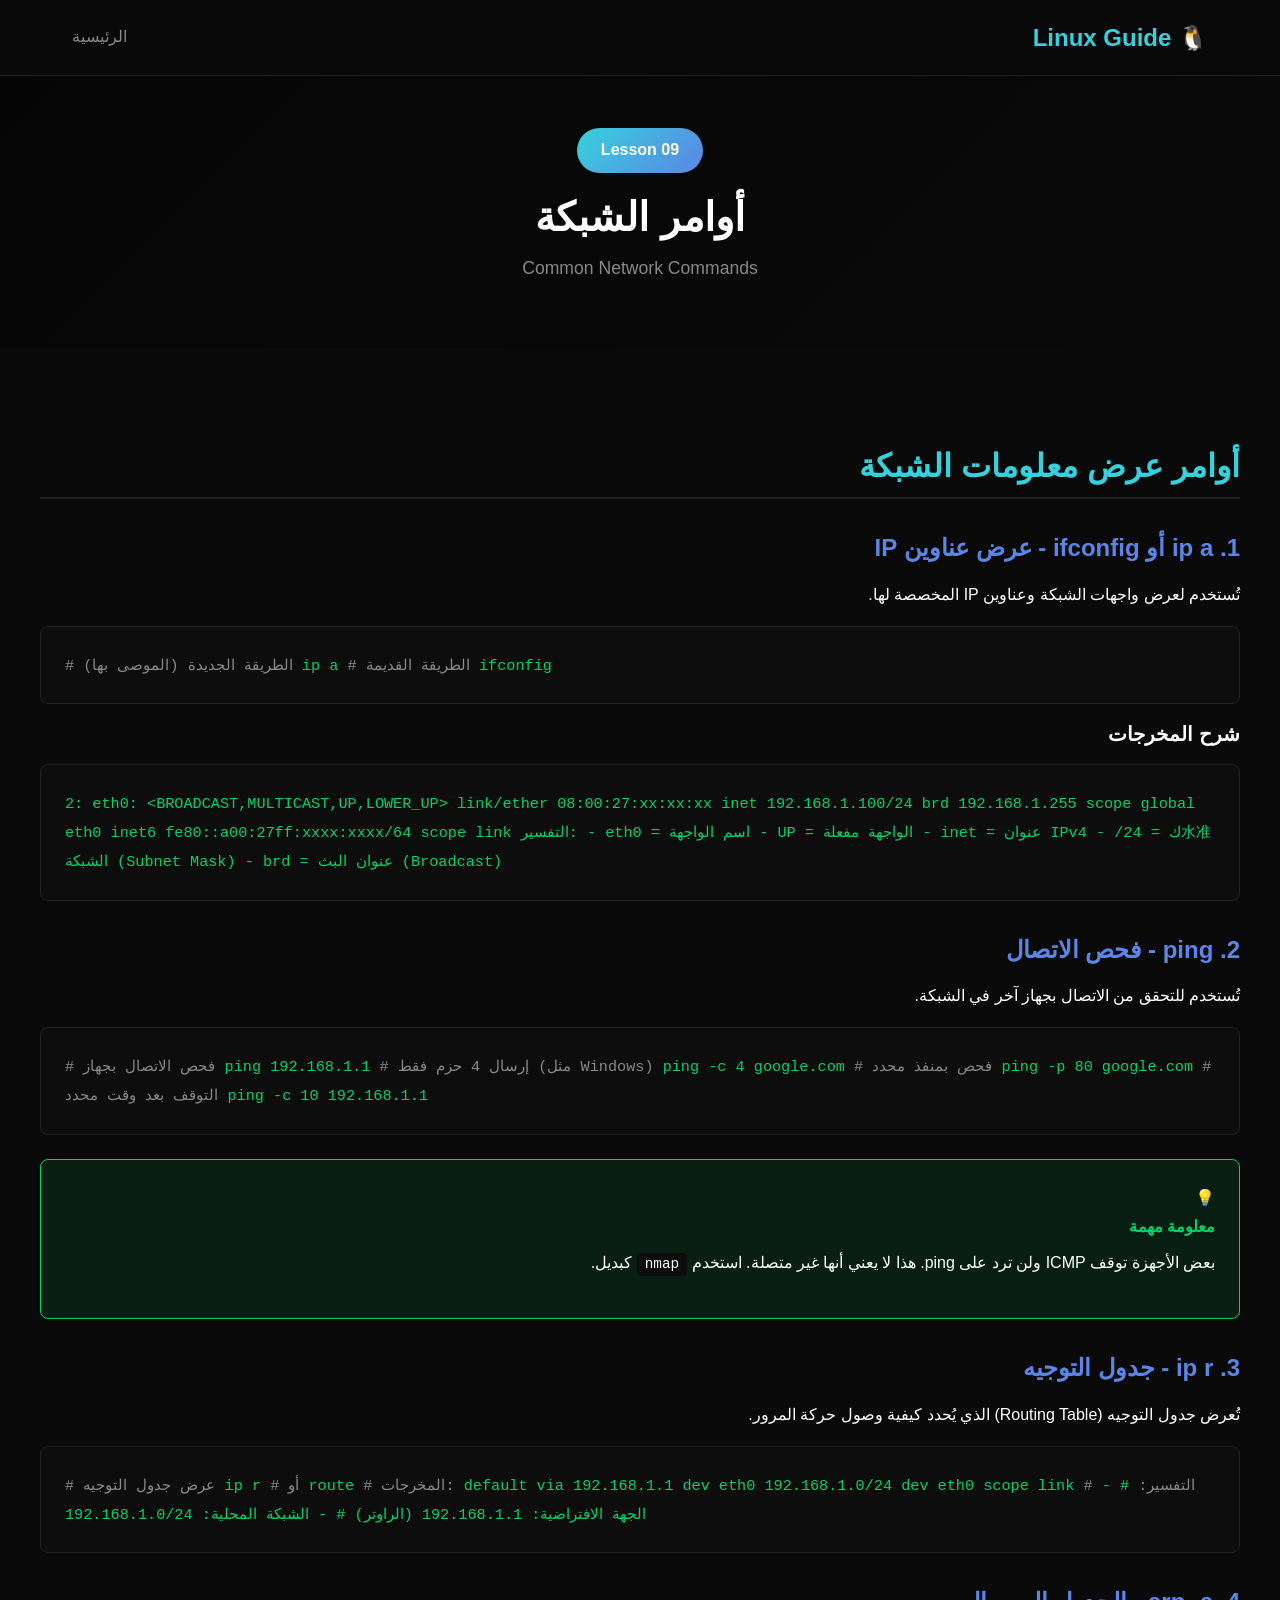
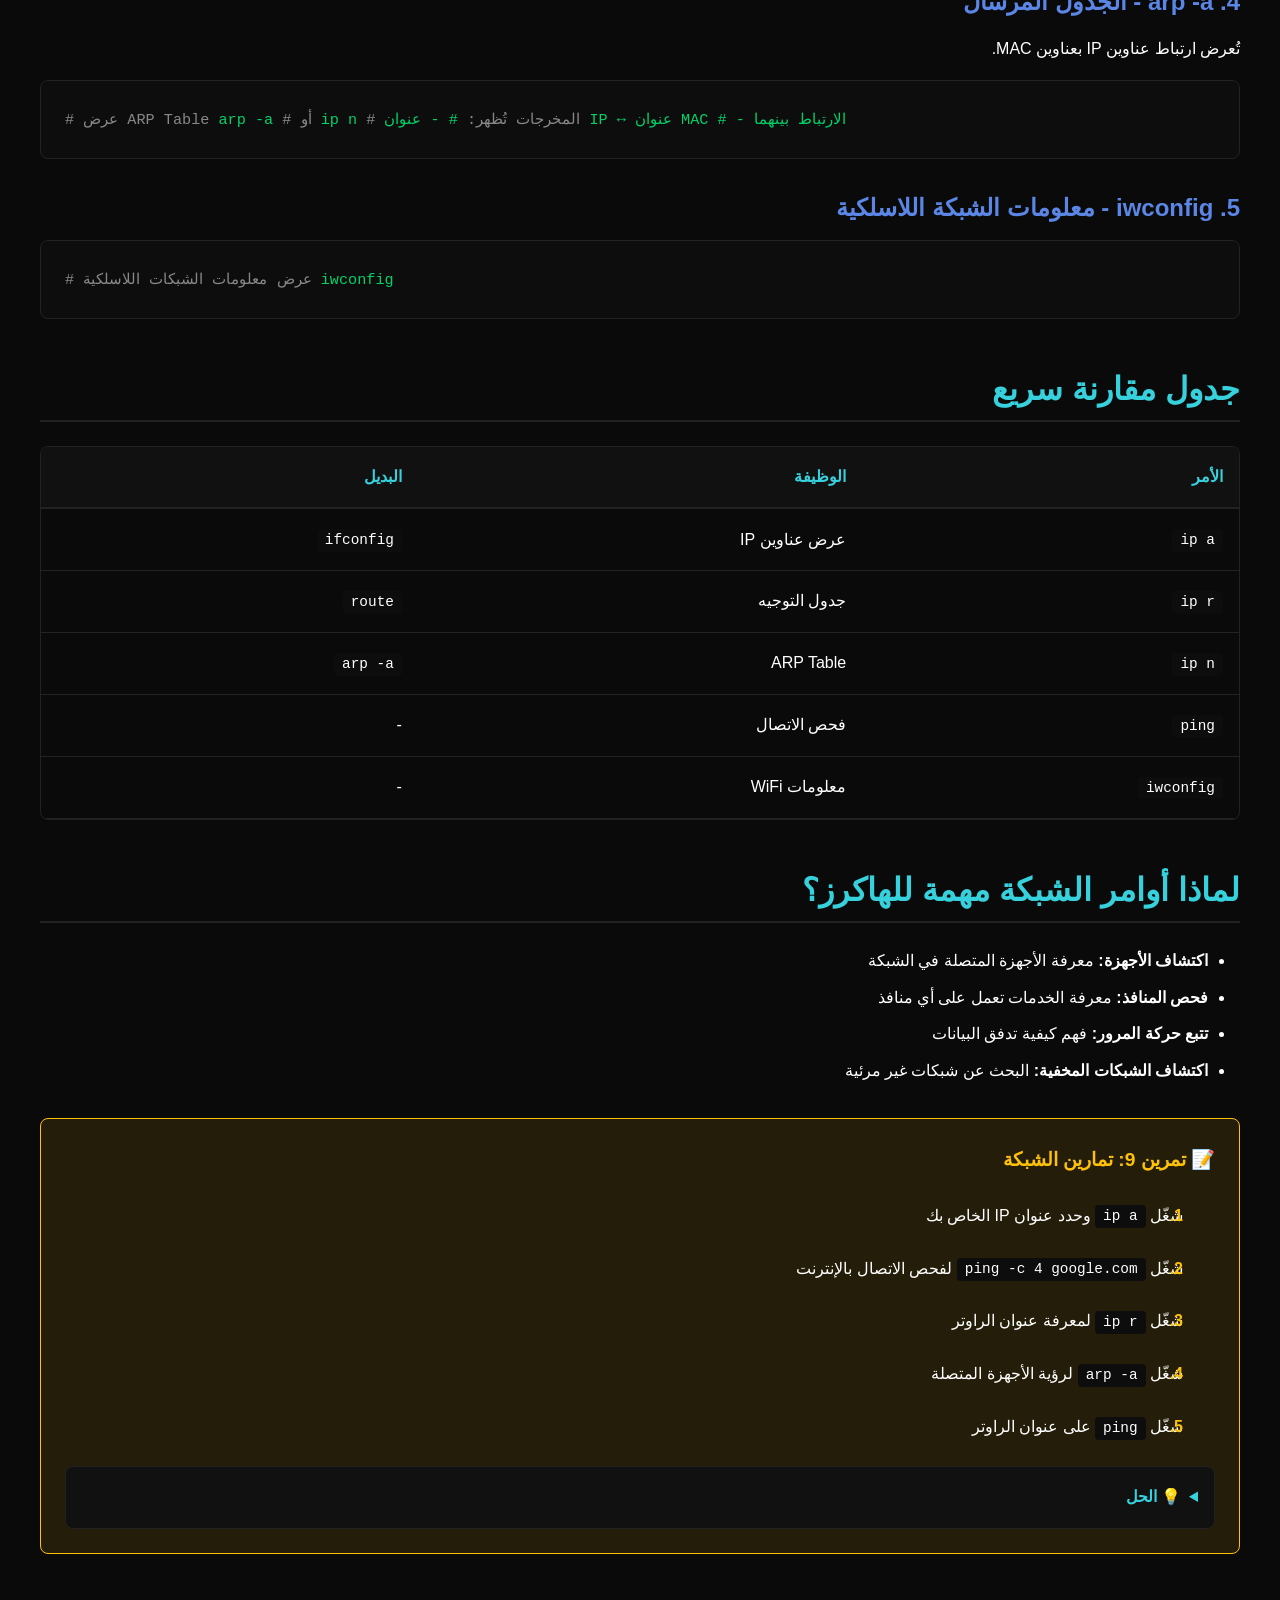
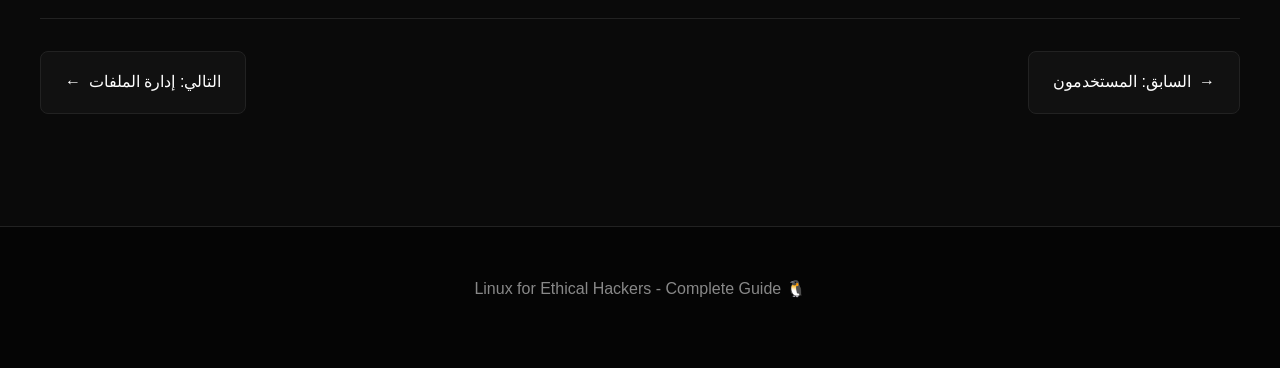
<file: 09-network.html>
<!DOCTYPE html>
<html lang="ar" dir="rtl">
<head>
    <meta charset="UTF-8">
    <meta name="viewport" content="width=device-width, initial-scale=1.0">
    <title>أوامر الشبكة - Linux for Ethical Hackers</title>
    <link rel="stylesheet" href="style.css">
</head>
<body>

    <nav class="nav">
        <div class="container">
            <a href="index.html" class="nav-brand">🐧 Linux Guide</a>
            <ul class="nav-links">
                <li><a href="index.html">الرئيسية</a></li>
            </ul>
        </div>
    </nav>

    <header class="lesson-header">
        <div class="container">
            <span class="lesson-number">Lesson 09</span>
            <h1>أوامر الشبكة</h1>
            <p class="subtitle">Common Network Commands</p>
        </div>
    </header>

    <section class="content container">
        
        <h2>أوامر عرض معلومات الشبكة</h2>

        <h3>1. ip a أو ifconfig - عرض عناوين IP</h3>
        <p>تُستخدم لعرض واجهات الشبكة وعناوين IP المخصصة لها.</p>

        <div class="code-block">
            <code>
<span class="comment"># الطريقة الجديدة (الموصى بها)</span>
ip a

<span class="comment"># الطريقة القديمة</span>
ifconfig
            </code>
        </div>

        <h4>شرح المخرجات</h4>
        <div class="code-block">
            <code>
2: eth0: &lt;BROADCAST,MULTICAST,UP,LOWER_UP&gt;
    link/ether 08:00:27:xx:xx:xx
    inet 192.168.1.100/24 brd 192.168.1.255 scope global eth0
    inet6 fe80::a00:27ff:xxxx:xxxx/64 scope link

التفسير:
- eth0 = اسم الواجهة
- UP = الواجهة مفعلة
- inet = عنوان IPv4
- /24 = ك水准 الشبكة (Subnet Mask)
- brd = عنوان البث (Broadcast)
            </code>
        </div>

        <h3>2. ping - فحص الاتصال</h3>
        <p>تُستخدم للتحقق من الاتصال بجهاز آخر في الشبكة.</p>

        <div class="code-block">
            <code>
<span class="comment"># فحص الاتصال بجهاز</span>
ping 192.168.1.1

<span class="comment"># إرسال 4 حزم فقط (مثل Windows)</span>
ping -c 4 google.com

<span class="comment"># فحص بمنفذ محدد</span>
ping -p 80 google.com

<span class="comment"># التوقف بعد وقت محدد</span>
ping -c 10 192.168.1.1
            </code>
        </div>

        <div class="tip">
            <div class="tip-title">معلومة مهمة</div>
            <p>بعض الأجهزة توقف ICMP ولن ترد على ping. هذا لا يعني أنها غير متصلة. استخدم <span class="code-inline">nmap</span> كبديل.</p>
        </div>

        <h3>3. ip r - جدول التوجيه</h3>
        <p>تُعرض جدول التوجيه (Routing Table) الذي يُحدد كيفية وصول حركة المرور.</p>

        <div class="code-block">
            <code>
<span class="comment"># عرض جدول التوجيه</span>
ip r

<span class="comment"># أو</span>
route

<span class="comment"># المخرجات:</span>
default via 192.168.1.1 dev eth0
192.168.1.0/24 dev eth0 scope link

<span class="comment"># التفسير:</span>
# - الجهة الافتراضية: 192.168.1.1 (الراوتر)
# - الشبكة المحلية: 192.168.1.0/24
            </code>
        </div>

        <h3>4. arp -a - الجدول المرسال</h3>
        <p>تُعرض ارتباط عناوين IP بعناوين MAC.</p>

        <div class="code-block">
            <code>
<span class="comment"># عرض ARP Table</span>
arp -a

<span class="comment"># أو</span>
ip n

<span class="comment"># المخرجات تُظهر:</span>
# - عنوان IP ↔ عنوان MAC
# - الارتباط بينهما
            </code>
        </div>

        <h3>5. iwconfig - معلومات الشبكة اللاسلكية</h3>
        <div class="code-block">
            <code>
<span class="comment"># عرض معلومات الشبكات اللاسلكية</span>
iwconfig
            </code>
        </div>

        <h2>جدول مقارنة سريع</h2>
        <div class="table-wrapper">
            <table>
                <thead>
                    <tr>
                        <th>الأمر</th>
                        <th>الوظيفة</th>
                        <th>البديل</th>
                    </tr>
                </thead>
                <tbody>
                    <tr><td><span class="code-inline">ip a</span></td><td>عرض عناوين IP</td><td><span class="code-inline">ifconfig</span></td></tr>
                    <tr><td><span class="code-inline">ip r</span></td><td>جدول التوجيه</td><td><span class="code-inline">route</span></td></tr>
                    <tr><td><span class="code-inline">ip n</span></td><td>ARP Table</td><td><span class="code-inline">arp -a</span></td></tr>
                    <tr><td><span class="code-inline">ping</span></td><td>فحص الاتصال</td><td>-</td></tr>
                    <tr><td><span class="code-inline">iwconfig</span></td><td>معلومات WiFi</td><td>-</td></tr>
                </tbody>
            </table>
        </div>

        <h2>لماذا أوامر الشبكة مهمة للهاكرز؟</h2>
        <ul>
            <li><strong>اكتشاف الأجهزة:</strong> معرفة الأجهزة المتصلة في الشبكة</li>
            <li><strong>فحص المنافذ:</strong> معرفة الخدمات تعمل على أي منافذ</li>
            <li><strong>تتبع حركة المرور:</strong> فهم كيفية تدفق البيانات</li>
            <li><strong>اكتشاف الشبكات المخفية:</strong> البحث عن شبكات غير مرئية</li>
        </ul>

        <div class="exercise">
            <div class="exercise-title">📝 تمرين 9: تمارين الشبكة</div>
            <ol class="exercise-steps">
                <li>شغّل <span class="code-inline">ip a</span> وحدد عنوان IP الخاص بك</li>
                <li>شغّل <span class="code-inline">ping -c 4 google.com</span> لفحص الاتصال بالإنترنت</li>
                <li>شغّل <span class="code-inline">ip r</span> لمعرفة عنوان الراوتر</li>
                <li>شغّل <span class="code-inline">arp -a</span> لرؤية الأجهزة المتصلة</li>
                <li>شغّل <span class="code-inline">ping</span> على عنوان الراوتر</li>
            </ol>

            <details class="solution-toggle">
                <summary>💡 الحل</summary>
                <div class="solution-content">
                    <div class="code-block">
                        <code>
ip a
ping -c 4 google.com
ip r
arp -a
ping -c 4 192.168.1.1
                        </code>
                    </div>
                </div>
            </details>
        </div>

        <div class="lesson-nav">
            <a href="08-users.html" class="prev">السابق: المستخدمون</a>
            <a href="10-files.html" class="next">التالي: إدارة الملفات</a>
        </div>

    </section>

    <footer class="footer">
        <div class="container">
            <p>🐧 Linux for Ethical Hackers - Complete Guide</p>
        </div>
    </footer>

</body>
</html>
</file>
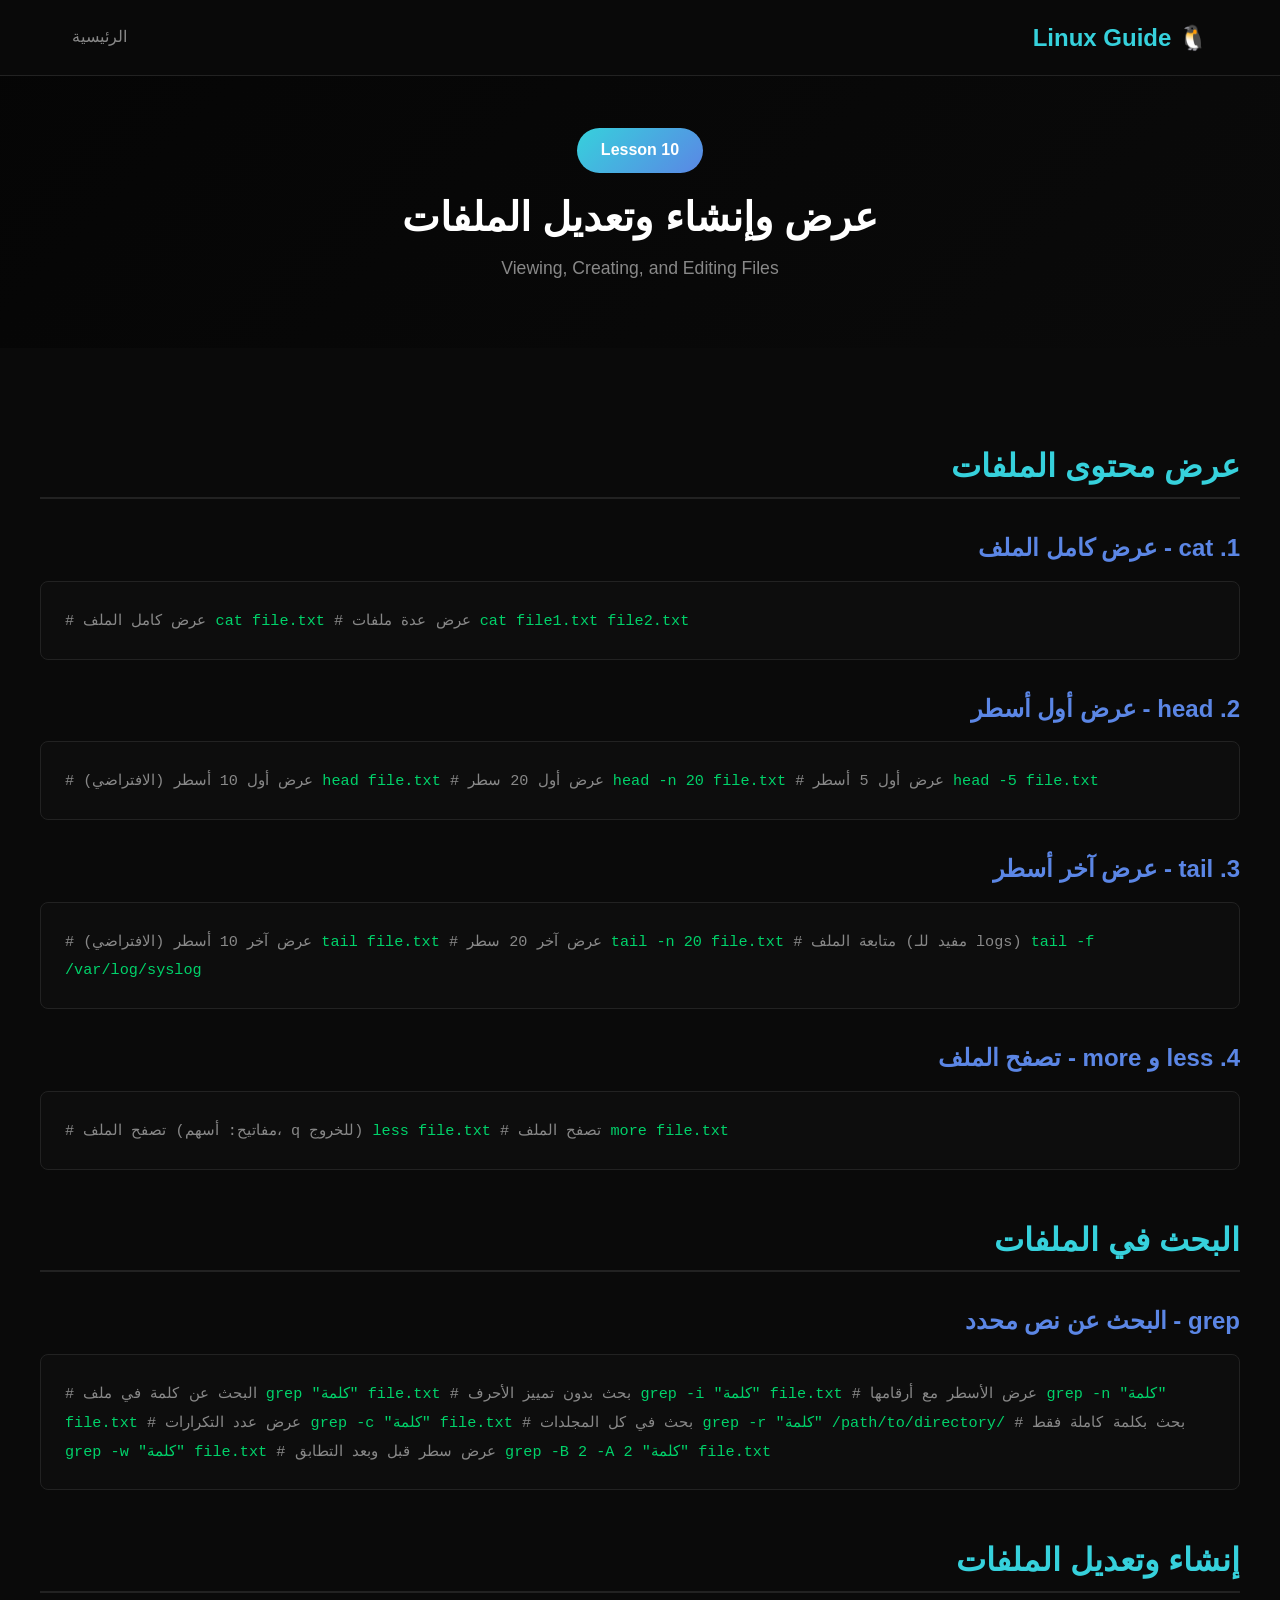
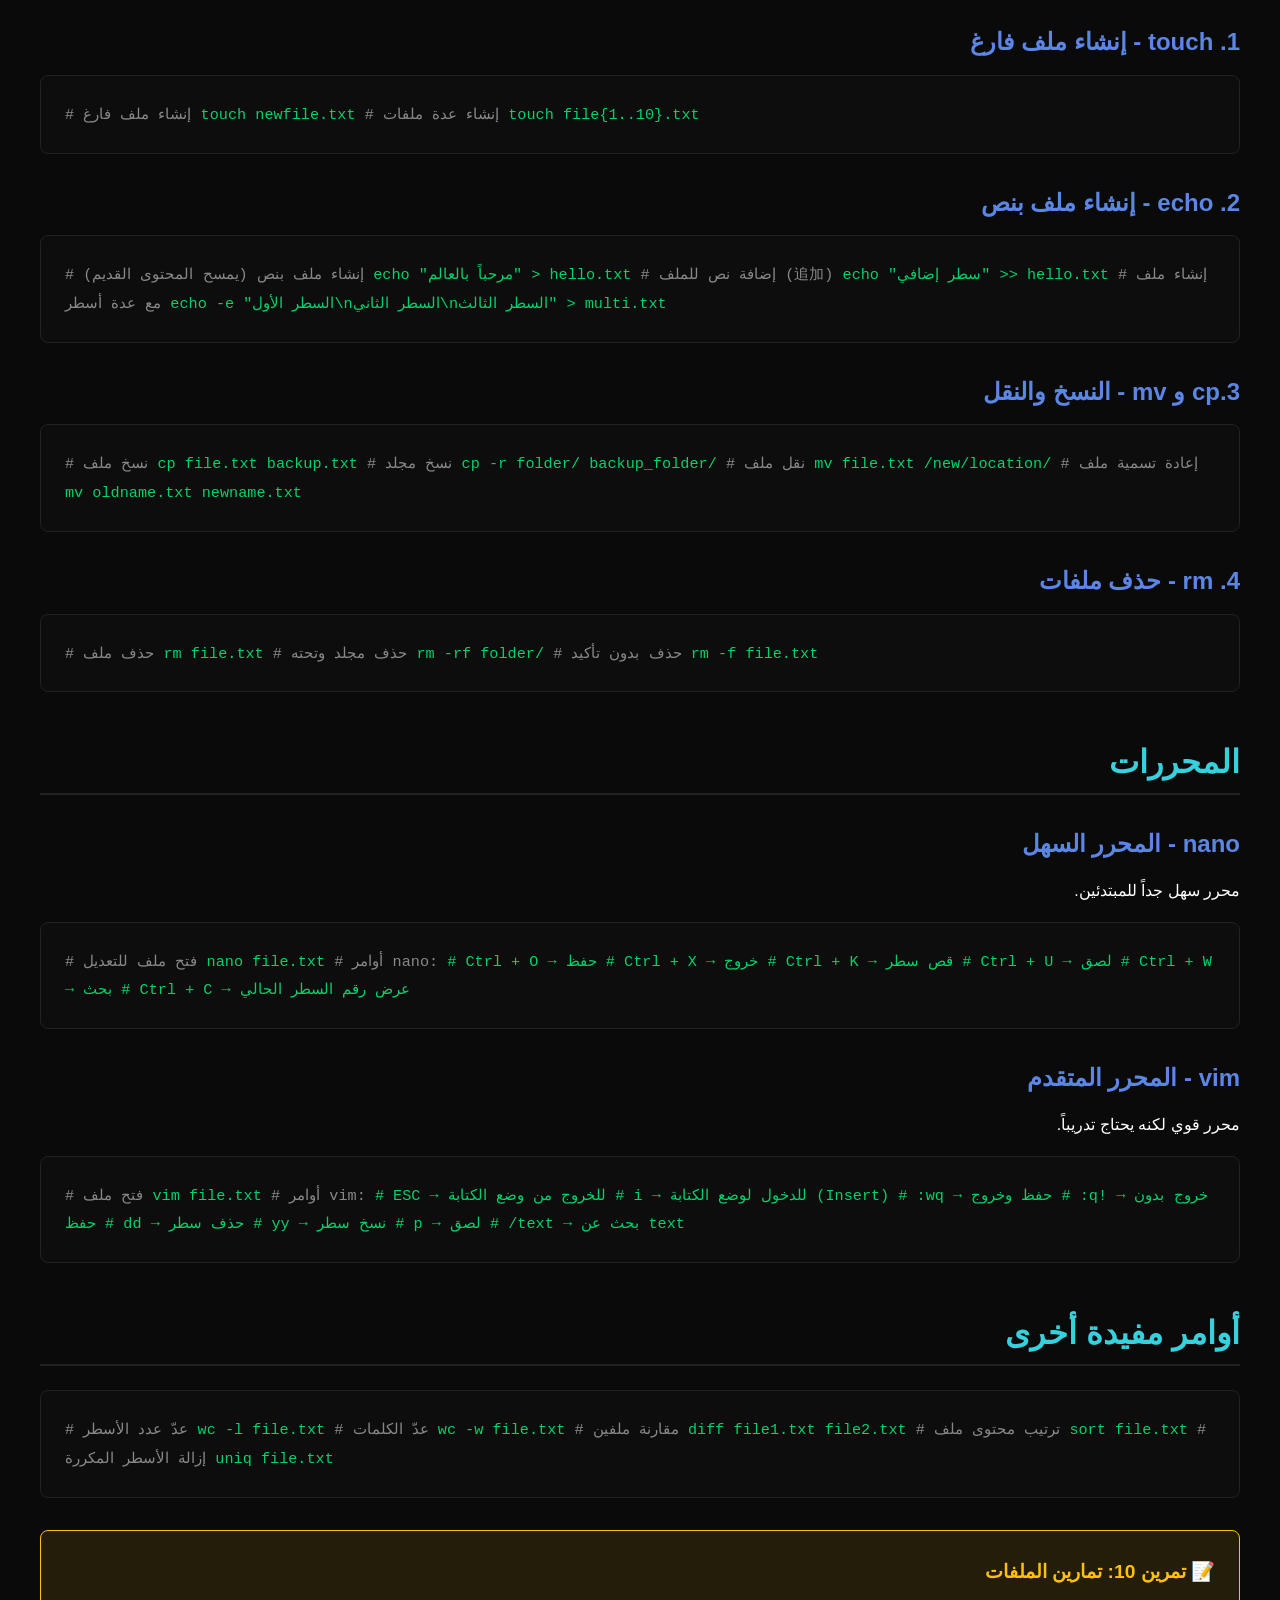
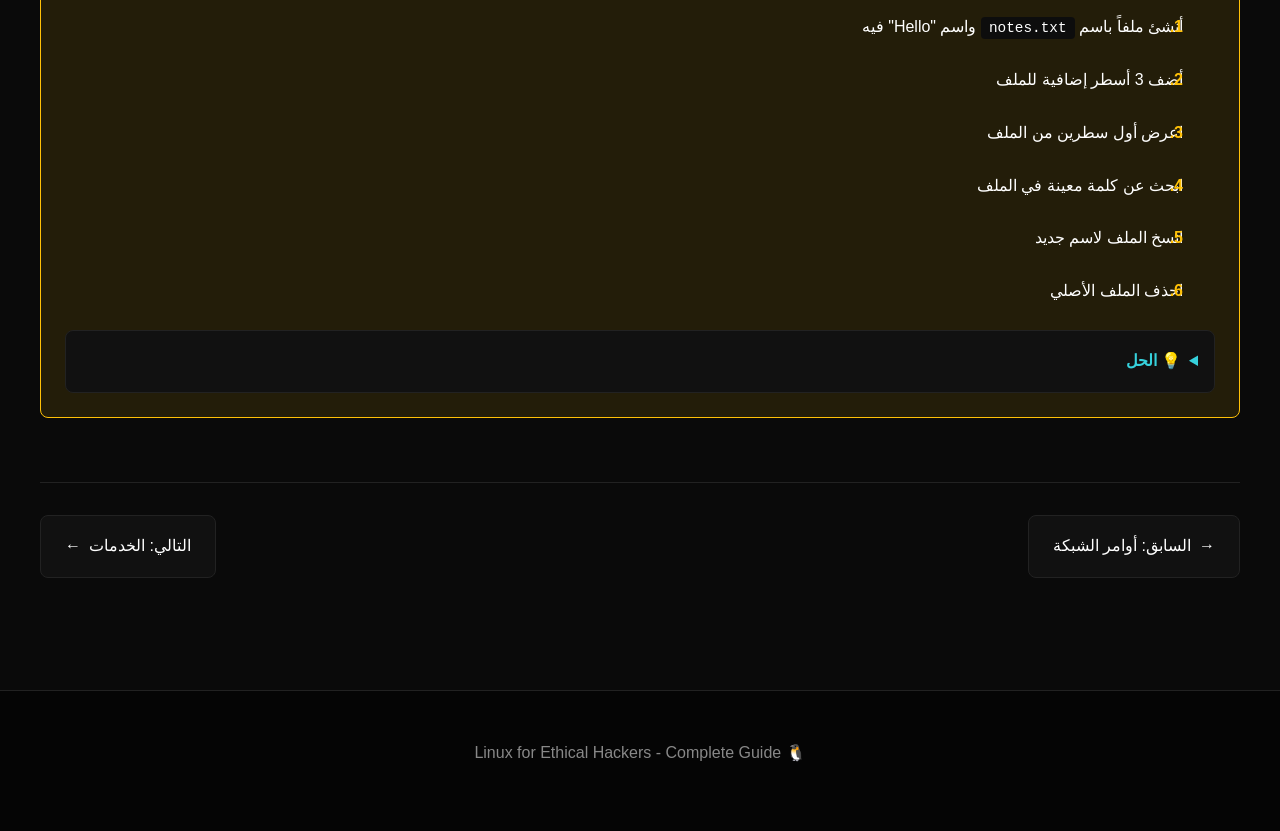
<file: 10-files.html>
<!DOCTYPE html>
<html lang="ar" dir="rtl">
<head>
    <meta charset="UTF-8">
    <meta name="viewport" content="width=device-width, initial-scale=1.0">
    <title>إدارة الملفات - Linux for Ethical Hackers</title>
    <link rel="stylesheet" href="style.css">
</head>
<body>

    <nav class="nav">
        <div class="container">
            <a href="index.html" class="nav-brand">🐧 Linux Guide</a>
            <ul class="nav-links">
                <li><a href="index.html">الرئيسية</a></li>
            </ul>
        </div>
    </nav>

    <header class="lesson-header">
        <div class="container">
            <span class="lesson-number">Lesson 10</span>
            <h1>عرض وإنشاء وتعديل الملفات</h1>
            <p class="subtitle">Viewing, Creating, and Editing Files</p>
        </div>
    </header>

    <section class="content container">
        
        <h2>عرض محتوى الملفات</h2>

        <h3>1. cat - عرض كامل الملف</h3>
        <div class="code-block">
            <code>
<span class="comment"># عرض كامل الملف</span>
cat file.txt

<span class="comment"># عرض عدة ملفات</span>
cat file1.txt file2.txt
            </code>
        </div>

        <h3>2. head - عرض أول أسطر</h3>
        <div class="code-block">
            <code>
<span class="comment"># عرض أول 10 أسطر (الافتراضي)</span>
head file.txt

<span class="comment"># عرض أول 20 سطر</span>
head -n 20 file.txt

<span class="comment"># عرض أول 5 أسطر</span>
head -5 file.txt
            </code>
        </div>

        <h3>3. tail - عرض آخر أسطر</h3>
        <div class="code-block">
            <code>
<span class="comment"># عرض آخر 10 أسطر (الافتراضي)</span>
tail file.txt

<span class="comment"># عرض آخر 20 سطر</span>
tail -n 20 file.txt

<span class="comment"># متابعة الملف (مفيد للـ logs)</span>
tail -f /var/log/syslog
            </code>
        </div>

        <h3>4. less و more - تصفح الملف</h3>
        <div class="code-block">
            <code>
<span class="comment"># تصفح الملف (مفاتيح: أسهم، q للخروج)</span>
less file.txt

<span class="comment"># تصفح الملف</span>
more file.txt
            </code>
        </div>

        <h2>البحث في الملفات</h2>

        <h3>grep - البحث عن نص محدد</h3>
        <div class="code-block">
            <code>
<span class="comment"># البحث عن كلمة في ملف</span>
grep "كلمة" file.txt

<span class="comment"># بحث بدون تمييز الأحرف</span>
grep -i "كلمة" file.txt

<span class="comment"># عرض الأسطر مع أرقامها</span>
grep -n "كلمة" file.txt

<span class="comment"># عرض عدد التكرارات</span>
grep -c "كلمة" file.txt

<span class="comment"># بحث في كل المجلدات</span>
grep -r "كلمة" /path/to/directory/

<span class="comment"># بحث بكلمة كاملة فقط</span>
grep -w "كلمة" file.txt

<span class="comment"># عرض سطر قبل وبعد التطابق</span>
grep -B 2 -A 2 "كلمة" file.txt
            </code>
        </div>

        <h2>إنشاء وتعديل الملفات</h2>

        <h3>1. touch - إنشاء ملف فارغ</h3>
        <div class="code-block">
            <code>
<span class="comment"># إنشاء ملف فارغ</span>
touch newfile.txt

<span class="comment"># إنشاء عدة ملفات</span>
touch file{1..10}.txt
            </code>
        </div>

        <h3>2. echo - إنشاء ملف بنص</h3>
        <div class="code-block">
            <code>
<span class="comment"># إنشاء ملف بنص (يمسح المحتوى القديم)</span>
echo "مرحباً بالعالم" > hello.txt

<span class="comment"># إضافة نص للملف (追加)</span>
echo "سطر إضافي" >> hello.txt

<span class="comment"># إنشاء ملف مع عدة أسطر</span>
echo -e "السطر الأول\nالسطر الثاني\nالسطر الثالث" > multi.txt
            </code>
        </div>

        <h3>3.cp و mv - النسخ والنقل</h3>
        <div class="code-block">
            <code>
<span class="comment"># نسخ ملف</span>
cp file.txt backup.txt

<span class="comment"># نسخ مجلد</span>
cp -r folder/ backup_folder/

<span class="comment"># نقل ملف</span>
mv file.txt /new/location/

<span class="comment"># إعادة تسمية ملف</span>
mv oldname.txt newname.txt
            </code>
        </div>

        <h3>4. rm - حذف ملفات</h3>
        <div class="code-block">
            <code>
<span class="comment"># حذف ملف</span>
rm file.txt

<span class="comment"># حذف مجلد وتحته</span>
rm -rf folder/

<span class="comment"># حذف بدون تأكيد</span>
rm -f file.txt
            </code>
        </div>

        <h2>المحررات</h2>

        <h3>nano - المحرر السهل</h3>
        <p>محرر سهل جداً للمبتدئين.</p>
        <div class="code-block">
            <code>
<span class="comment"># فتح ملف للتعديل</span>
nano file.txt

<span class="comment"># أوامر nano:</span>
# Ctrl + O    → حفظ
# Ctrl + X    → خروج
# Ctrl + K    → قص سطر
# Ctrl + U    → لصق
# Ctrl + W    → بحث
# Ctrl + C    → عرض رقم السطر الحالي
            </code>
        </div>

        <h3>vim - المحرر المتقدم</h3>
        <p>محرر قوي لكنه يحتاج تدريباً.</p>
        <div class="code-block">
            <code>
<span class="comment"># فتح ملف</span>
vim file.txt

<span class="comment"># أوامر vim:</span>
# ESC        → للخروج من وضع الكتابة
# i          → للدخول لوضع الكتابة (Insert)
# :wq        → حفظ وخروج
# :q!        → خروج بدون حفظ
# dd         → حذف سطر
# yy         → نسخ سطر
# p          → لصق
# /text      → بحث عن text
            </code>
        </div>

        <h2>أوامر مفيدة أخرى</h2>
        <div class="code-block">
            <code>
<span class="comment"># عدّ عدد الأسطر</span>
wc -l file.txt

<span class="comment"># عدّ الكلمات</span>
wc -w file.txt

<span class="comment"># مقارنة ملفين</span>
diff file1.txt file2.txt

<span class="comment"># ترتيب محتوى ملف</span>
sort file.txt

<span class="comment"># إزالة الأسطر المكررة</span>
uniq file.txt
            </code>
        </div>

        <div class="exercise">
            <div class="exercise-title">📝 تمرين 10: تمارين الملفات</div>
            <ol class="exercise-steps">
                <li>أنشئ ملفاً باسم <span class="code-inline">notes.txt</span> واسم "Hello" فيه</li>
                <li>أضف 3 أسطر إضافية للملف</li>
                <li>اعرض أول سطرين من الملف</li>
                <li>ابحث عن كلمة معينة في الملف</li>
                <li>انسخ الملف لاسم جديد</li>
                <li>احذف الملف الأصلي</li>
            </ol>

            <details class="solution-toggle">
                <summary>💡 الحل</summary>
                <div class="solution-content">
                    <div class="code-block">
                        <code>
echo "Hello" > notes.txt
echo "Line 2" >> notes.txt
echo "Line 3" >> notes.txt
echo "Line 4" >> notes.txt

head -2 notes.txt

grep "Hello" notes.txt

cp notes.txt notes_backup.txt

rm notes.txt

ls -l
                        </code>
                    </div>
                </div>
            </details>
        </div>

        <div class="lesson-nav">
            <a href="09-network.html" class="prev">السابق: أوامر الشبكة</a>
            <a href="11-services.html" class="next">التالي: الخدمات</a>
        </div>

    </section>

    <footer class="footer">
        <div class="container">
            <p>🐧 Linux for Ethical Hackers - Complete Guide</p>
        </div>
    </footer>

</body>
</html>
</file>
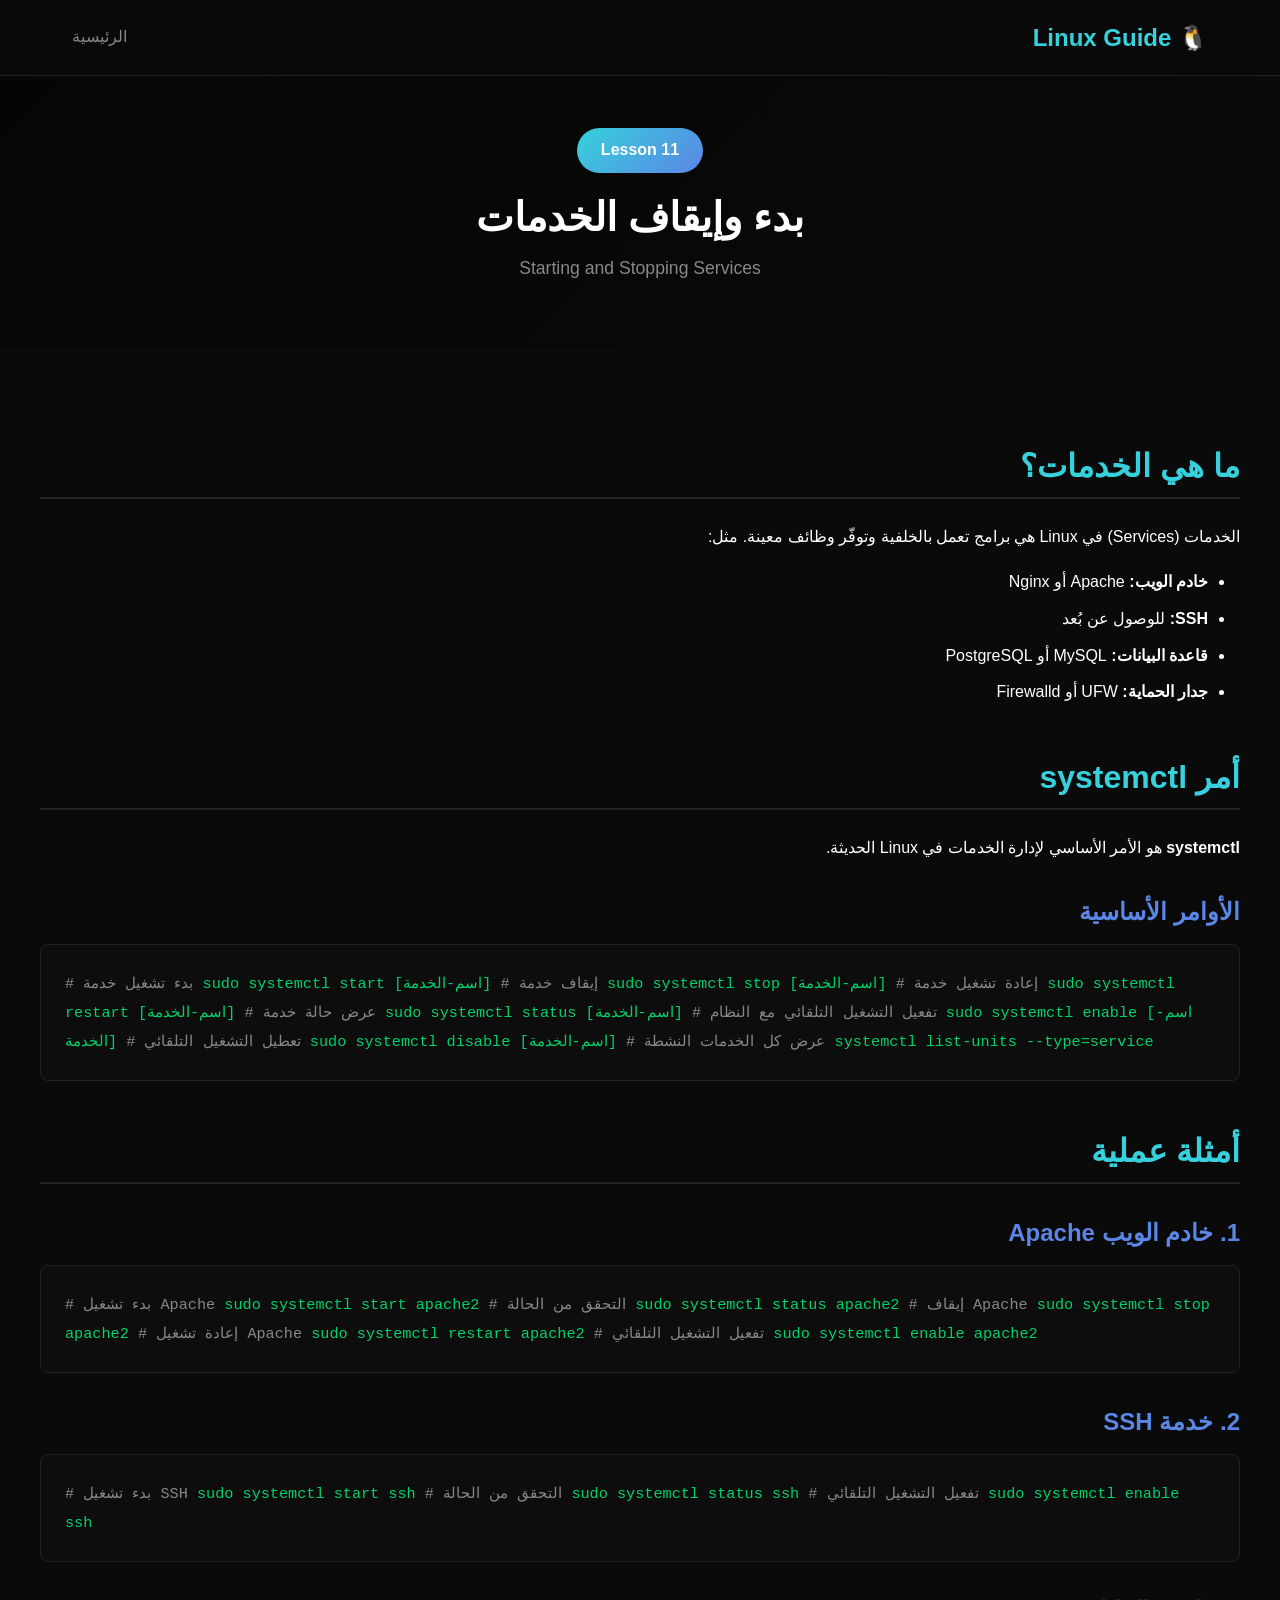
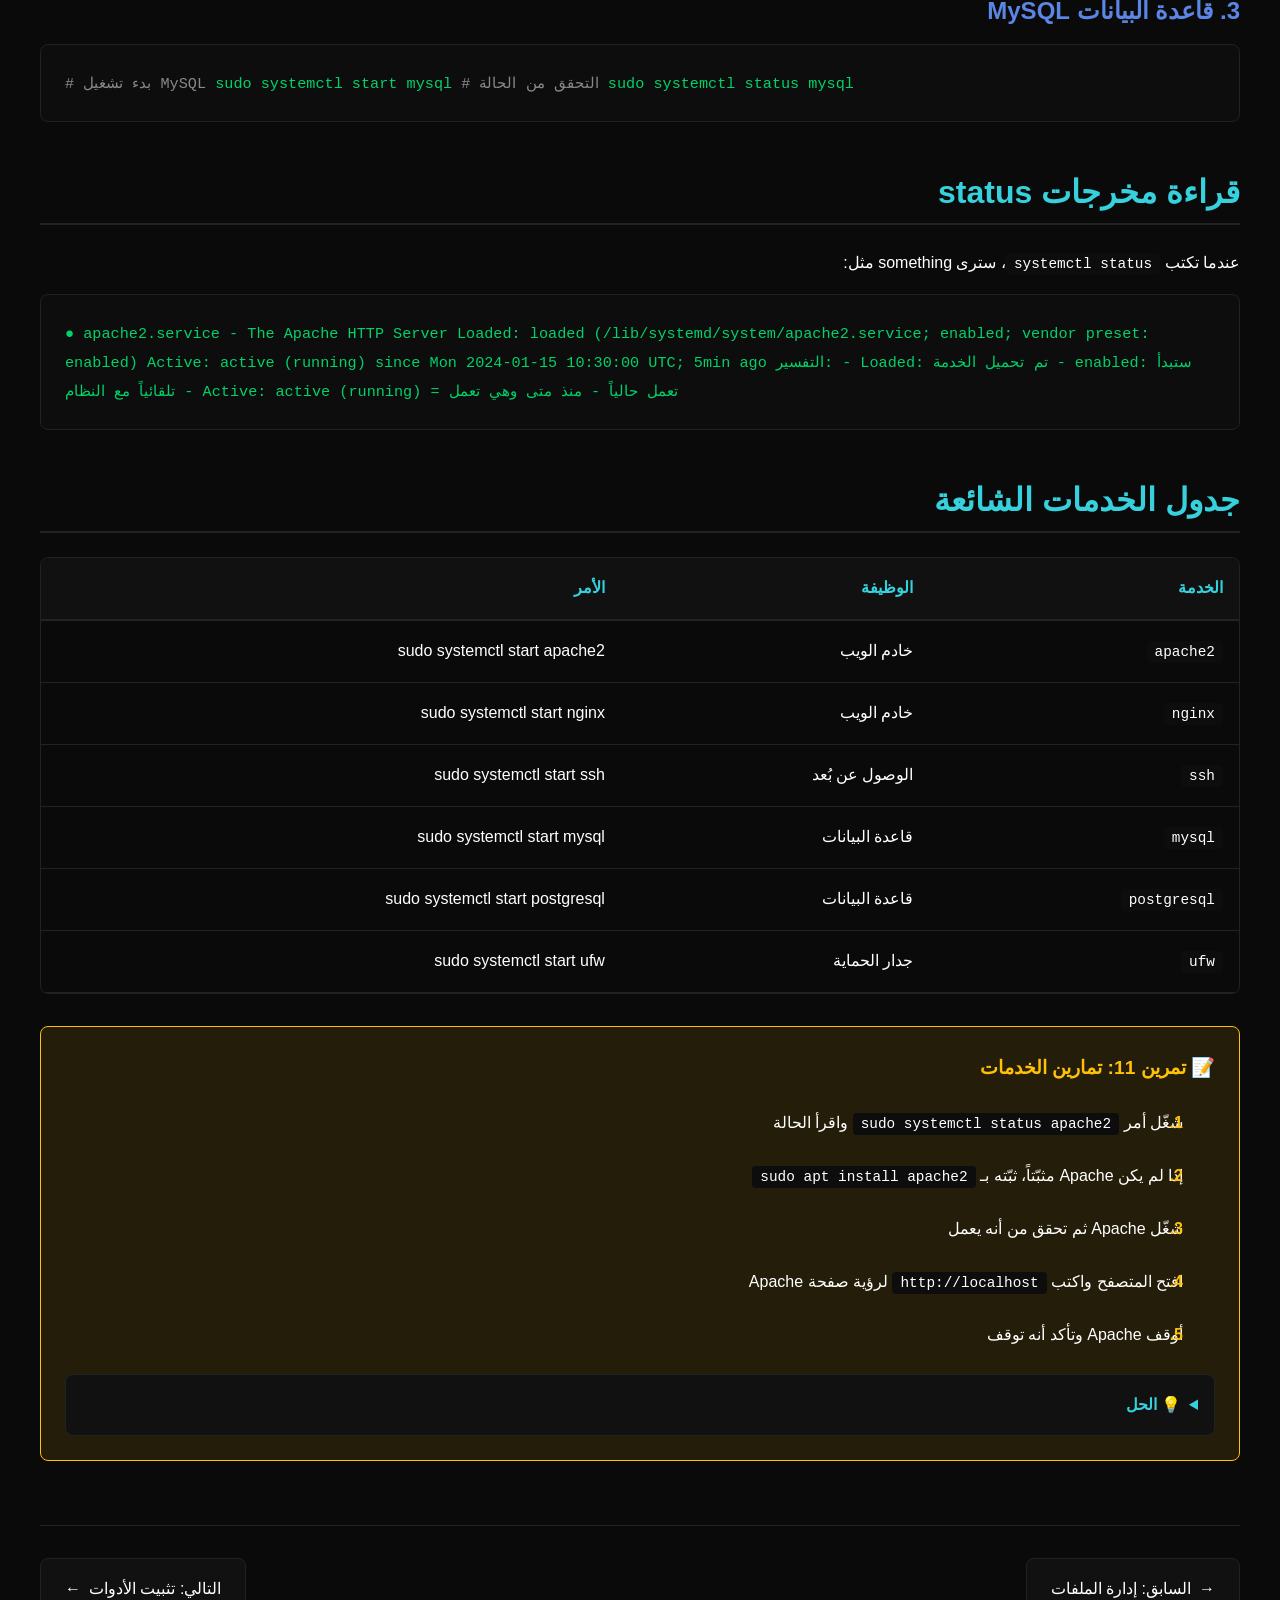
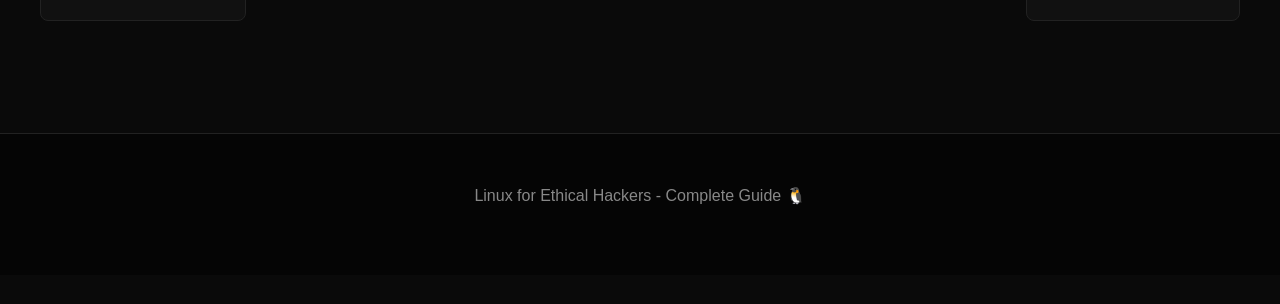
<file: 11-services.html>
<!DOCTYPE html>
<html lang="ar" dir="rtl">
<head>
    <meta charset="UTF-8">
    <meta name="viewport" content="width=device-width, initial-scale=1.0">
    <title>بدء وإيقاف الخدمات - Linux for Ethical Hackers</title>
    <link rel="stylesheet" href="style.css">
</head>
<body>

    <nav class="nav">
        <div class="container">
            <a href="index.html" class="nav-brand">🐧 Linux Guide</a>
            <ul class="nav-links">
                <li><a href="index.html">الرئيسية</a></li>
            </ul>
        </div>
    </nav>

    <header class="lesson-header">
        <div class="container">
            <span class="lesson-number">Lesson 11</span>
            <h1>بدء وإيقاف الخدمات</h1>
            <p class="subtitle">Starting and Stopping Services</p>
        </div>
    </header>

    <section class="content container">
        
        <h2>ما هي الخدمات؟</h2>
        <p>الخدمات (Services) في Linux هي برامج تعمل بالخلفية وتوفّر وظائف معينة. مثل:</p>
        <ul>
            <li><strong>خادم الويب:</strong> Apache أو Nginx</li>
            <li><strong>SSH:</strong> للوصول عن بُعد</li>
            <li><strong>قاعدة البيانات:</strong> MySQL أو PostgreSQL</li>
            <li><strong>جدار الحماية:</strong> UFW أو Firewalld</li>
        </ul>

        <h2>أمر systemctl</h2>
        <p><strong>systemctl</strong> هو الأمر الأساسي لإدارة الخدمات في Linux الحديثة.</p>

        <h3>الأوامر الأساسية</h3>
        <div class="code-block">
            <code>
<span class="comment"># بدء تشغيل خدمة</span>
sudo systemctl start [اسم-الخدمة]

<span class="comment"># إيقاف خدمة</span>
sudo systemctl stop [اسم-الخدمة]

<span class="comment"># إعادة تشغيل خدمة</span>
sudo systemctl restart [اسم-الخدمة]

<span class="comment"># عرض حالة خدمة</span>
sudo systemctl status [اسم-الخدمة]

<span class="comment"># تفعيل التشغيل التلقائي مع النظام</span>
sudo systemctl enable [اسم-الخدمة]

<span class="comment"># تعطيل التشغيل التلقائي</span>
sudo systemctl disable [اسم-الخدمة]

<span class="comment"># عرض كل الخدمات النشطة</span>
systemctl list-units --type=service
            </code>
        </div>

        <h2>أمثلة عملية</h2>

        <h3>1. خادم الويب Apache</h3>
        <div class="code-block">
            <code>
<span class="comment"># بدء تشغيل Apache</span>
sudo systemctl start apache2

<span class="comment"># التحقق من الحالة</span>
sudo systemctl status apache2

<span class="comment"># إيقاف Apache</span>
sudo systemctl stop apache2

<span class="comment"># إعادة تشغيل Apache</span>
sudo systemctl restart apache2

<span class="comment"># تفعيل التشغيل التلقائي</span>
sudo systemctl enable apache2
            </code>
        </div>

        <h3>2. خدمة SSH</h3>
        <div class="code-block">
            <code>
<span class="comment"># بدء تشغيل SSH</span>
sudo systemctl start ssh

<span class="comment"># التحقق من الحالة</span>
sudo systemctl status ssh

<span class="comment"># تفعيل التشغيل التلقائي</span>
sudo systemctl enable ssh
            </code>
        </div>

        <h3>3. قاعدة البيانات MySQL</h3>
        <div class="code-block">
            <code>
<span class="comment"># بدء تشغيل MySQL</span>
sudo systemctl start mysql

<span class="comment"># التحقق من الحالة</span>
sudo systemctl status mysql
            </code>
        </div>

        <h2>قراءة مخرجات status</h2>
        <p>عندما تكتب <span class="code-inline">systemctl status</span>، سترى something مثل:</p>

        <div class="code-block">
            <code>
● apache2.service - The Apache HTTP Server
     Loaded: loaded (/lib/systemd/system/apache2.service; enabled; vendor preset: enabled)
     Active: active (running) since Mon 2024-01-15 10:30:00 UTC; 5min ago

التفسير:
- Loaded: تم تحميل الخدمة
- enabled: ستبدأ تلقائياً مع النظام
- Active: active (running) = تعمل حالياً
- منذ متى وهي تعمل
            </code>
        </div>

        <h2>جدول الخدمات الشائعة</h2>
        <div class="table-wrapper">
            <table>
                <thead>
                    <tr>
                        <th>الخدمة</th>
                        <th>الوظيفة</th>
                        <th>الأمر</th>
                    </tr>
                </thead>
                <tbody>
                    <tr><td><span class="code-inline">apache2</span></td><td>خادم الويب</td><td>sudo systemctl start apache2</td></tr>
                    <tr><td><span class="code-inline">nginx</span></td><td>خادم الويب</td><td>sudo systemctl start nginx</td></tr>
                    <tr><td><span class="code-inline">ssh</span></td><td>الوصول عن بُعد</td><td>sudo systemctl start ssh</td></tr>
                    <tr><td><span class="code-inline">mysql</span></td><td>قاعدة البيانات</td><td>sudo systemctl start mysql</td></tr>
                    <tr><td><span class="code-inline">postgresql</span></td><td>قاعدة البيانات</td><td>sudo systemctl start postgresql</td></tr>
                    <tr><td><span class="code-inline">ufw</span></td><td>جدار الحماية</td><td>sudo systemctl start ufw</td></tr>
                </tbody>
            </table>
        </div>

        <div class="exercise">
            <div class="exercise-title">📝 تمرين 11: تمارين الخدمات</div>
            <ol class="exercise-steps">
                <li>شغّل أمر <span class="code-inline">sudo systemctl status apache2</span> واقرأ الحالة</li>
                <li>إذا لم يكن Apache مثبّتاً، ثبّته بـ <span class="code-inline">sudo apt install apache2</span></li>
                <li>شغّل Apache ثم تحقق من أنه يعمل</li>
                <li>افتح المتصفح واكتب <span class="code-inline">http://localhost</span> لرؤية صفحة Apache</li>
                <li>أوقف Apache وتأكد أنه توقف</li>
            </ol>

            <details class="solution-toggle">
                <summary>💡 الحل</summary>
                <div class="solution-content">
                    <div class="code-block">
                        <code>
sudo apt install apache2 -y
sudo systemctl start apache2
sudo systemctl status apache2
<span class="comment"># افتح المتصفح واذهب لـ http://localhost</span>
sudo systemctl stop apache2
sudo systemctl status apache2
                        </code>
                    </div>
                </div>
            </details>
        </div>

        <div class="lesson-nav">
            <a href="10-files.html" class="prev">السابق: إدارة الملفات</a>
            <a href="12-packages.html" class="next">التالي: تثبيت الأدوات</a>
        </div>

    </section>

    <footer class="footer">
        <div class="container">
            <p>🐧 Linux for Ethical Hackers - Complete Guide</p>
        </div>
    </footer>

</body>
</html>
</file>
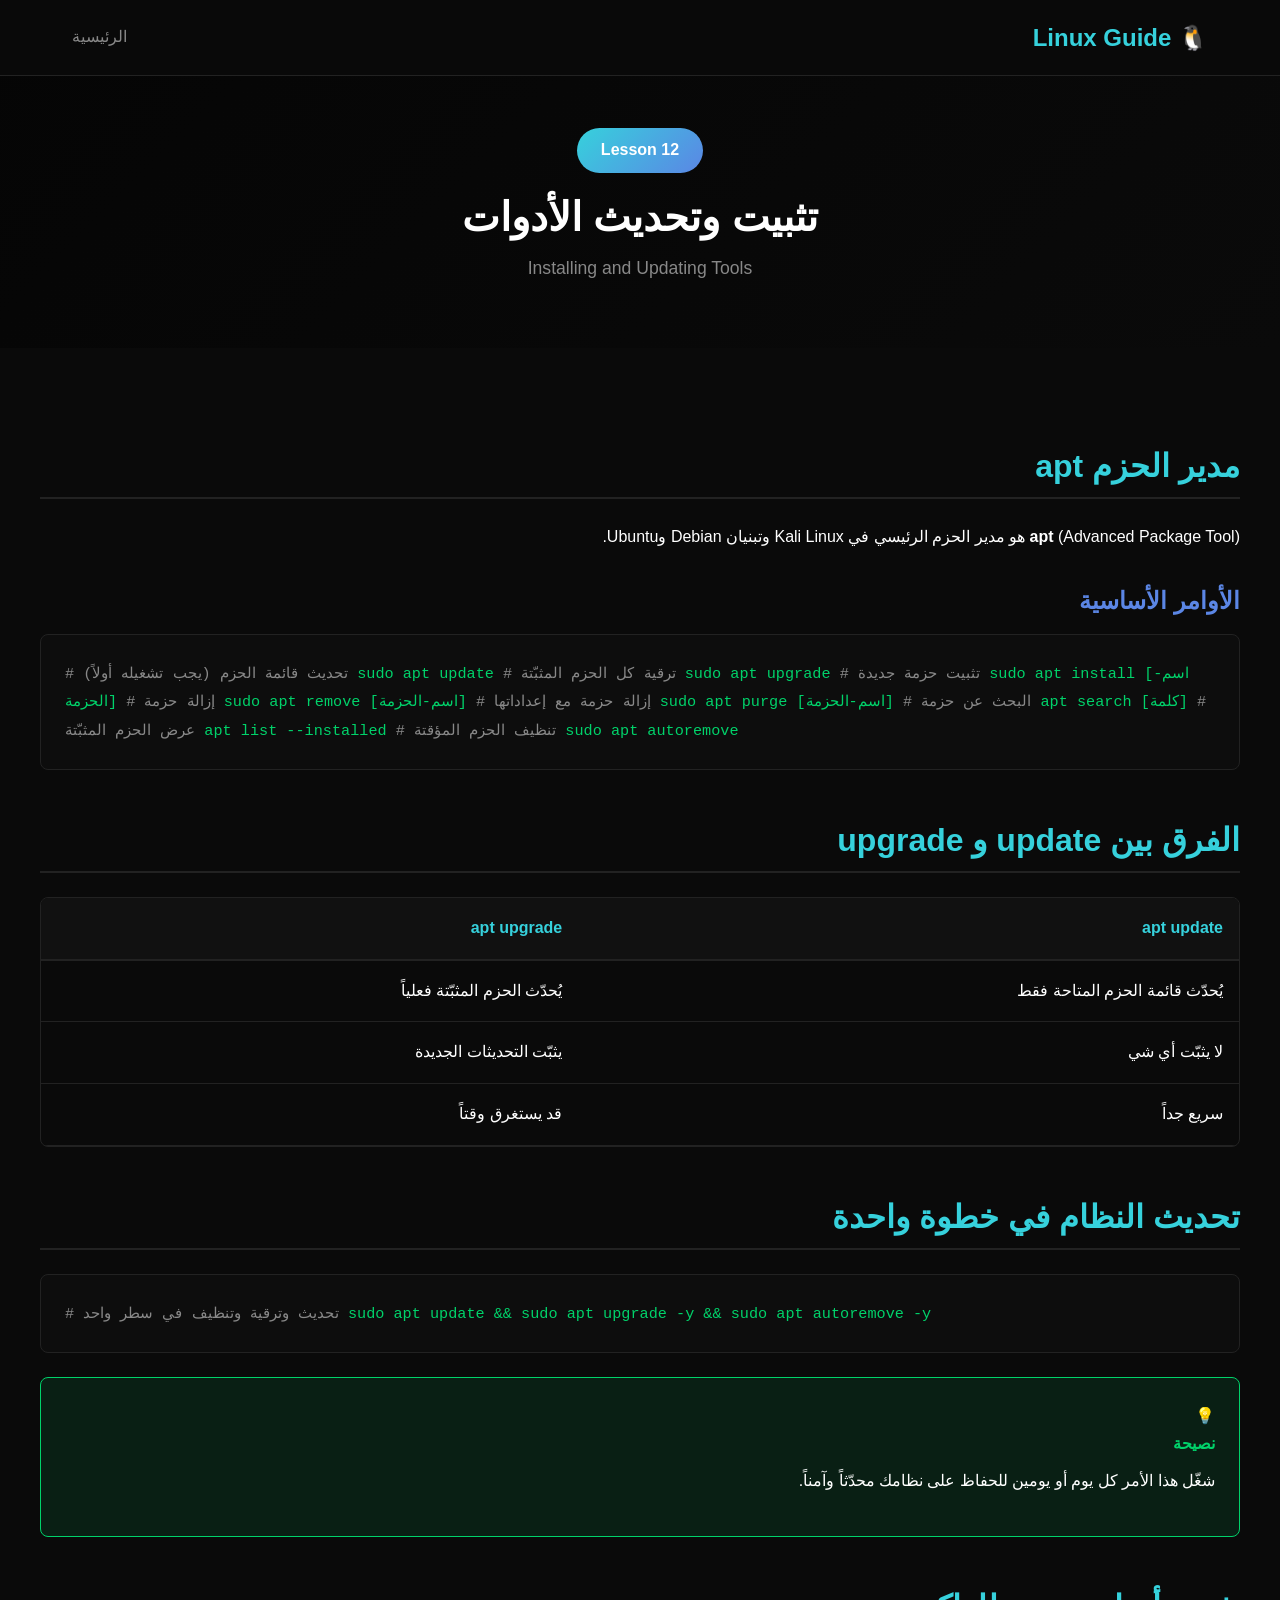
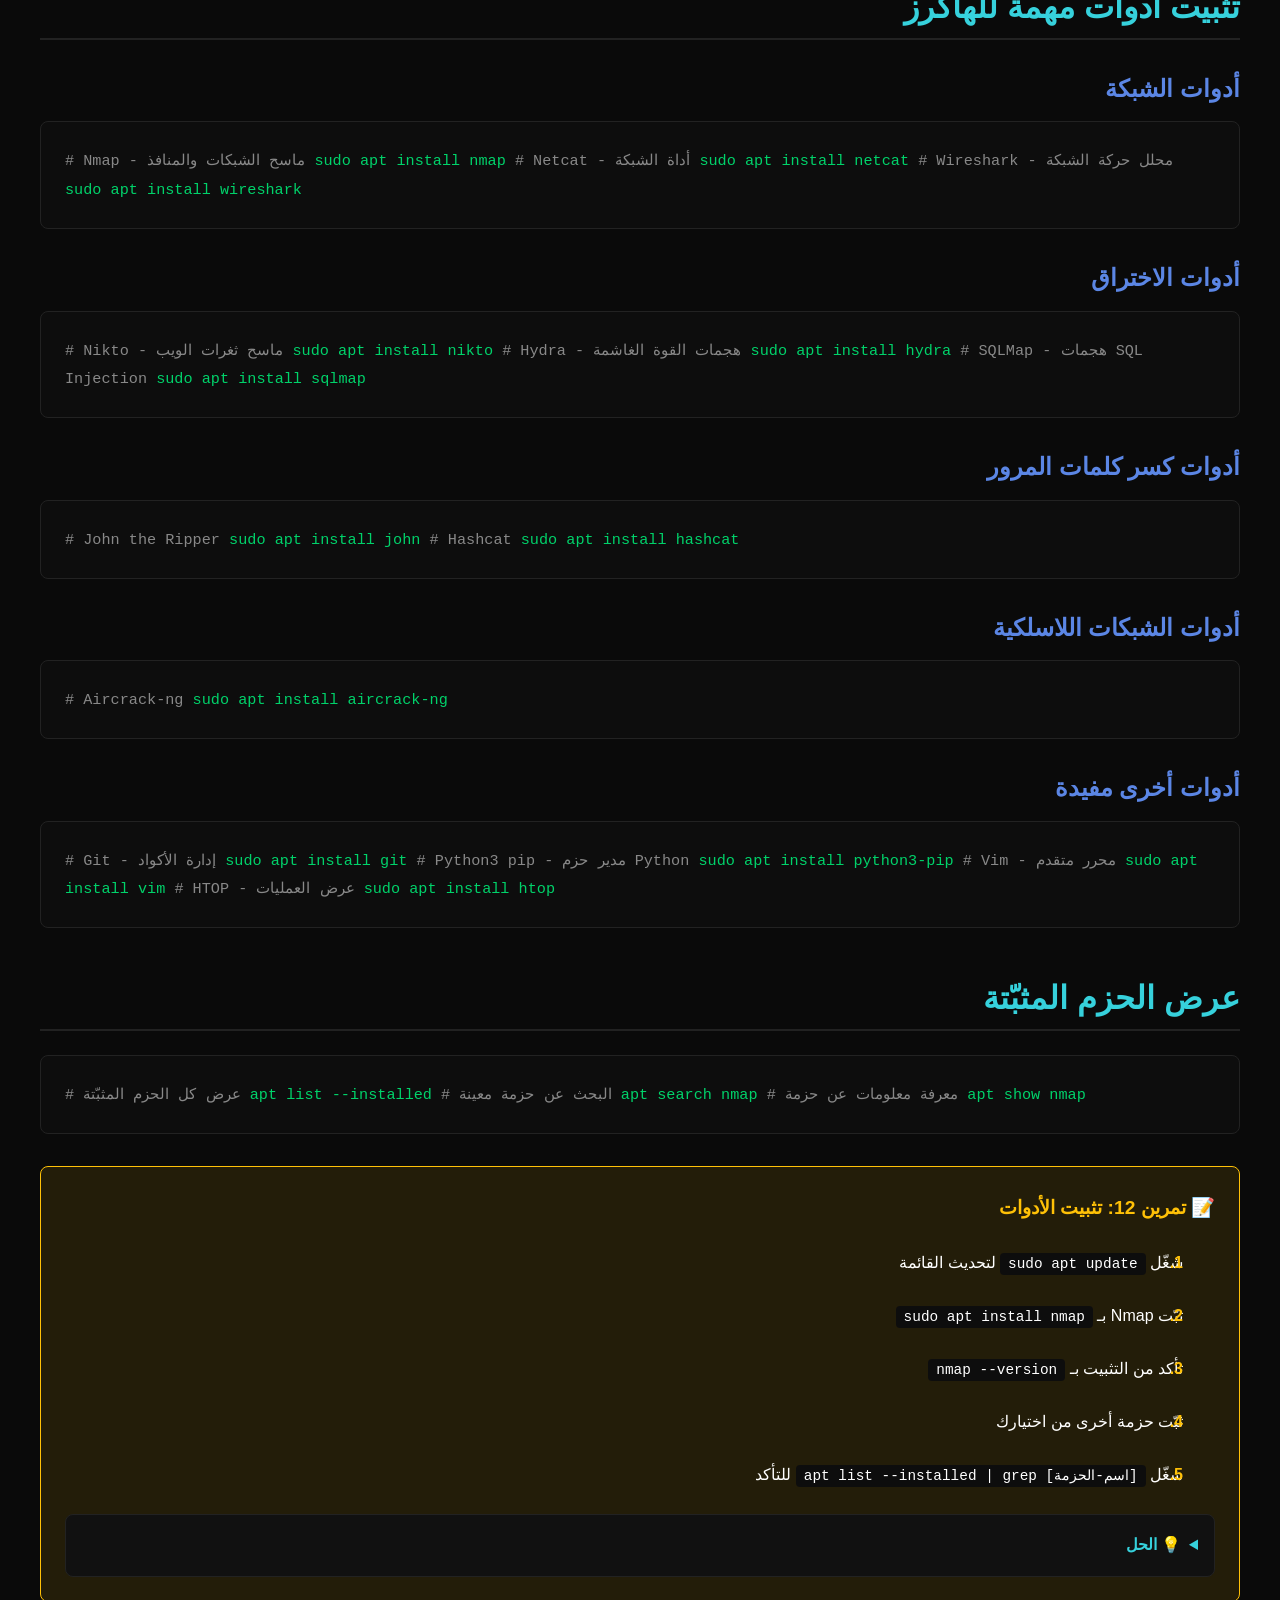
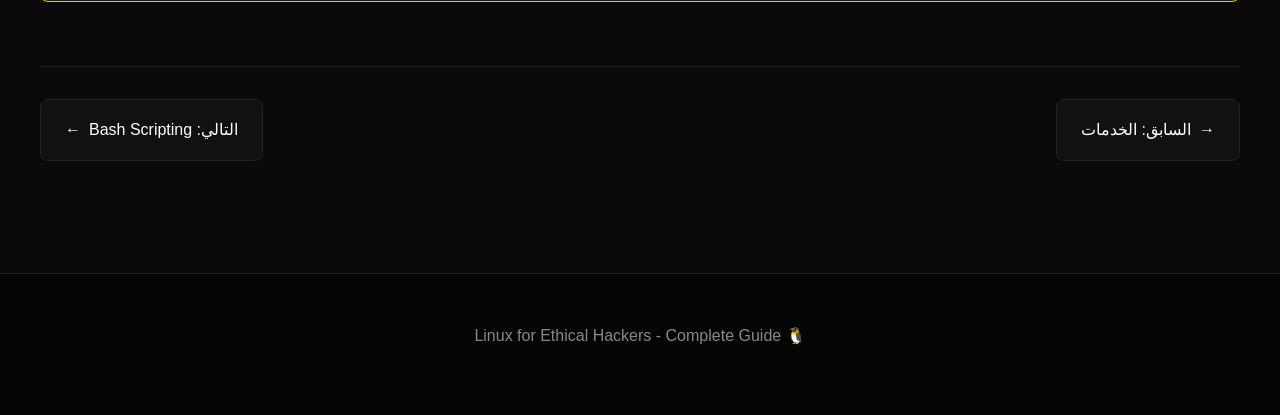
<file: 12-packages.html>
<!DOCTYPE html>
<html lang="ar" dir="rtl">
<head>
    <meta charset="UTF-8">
    <meta name="viewport" content="width=device-width, initial-scale=1.0">
    <title>تثبيت وتحديث الأدوات - Linux for Ethical Hackers</title>
    <link rel="stylesheet" href="style.css">
</head>
<body>

    <nav class="nav">
        <div class="container">
            <a href="index.html" class="nav-brand">🐧 Linux Guide</a>
            <ul class="nav-links">
                <li><a href="index.html">الرئيسية</a></li>
            </ul>
        </div>
    </nav>

    <header class="lesson-header">
        <div class="container">
            <span class="lesson-number">Lesson 12</span>
            <h1>تثبيت وتحديث الأدوات</h1>
            <p class="subtitle">Installing and Updating Tools</p>
        </div>
    </header>

    <section class="content container">
        
        <h2>مدير الحزم apt</h2>
        <p><strong>apt</strong> (Advanced Package Tool) هو مدير الحزم الرئيسي في Kali Linux وتبنيان Debian وUbuntu.</p>

        <h3>الأوامر الأساسية</h3>
        <div class="code-block">
            <code>
<span class="comment"># تحديث قائمة الحزم (يجب تشغيله أولاً)</span>
sudo apt update

<span class="comment"># ترقية كل الحزم المثبّتة</span>
sudo apt upgrade

<span class="comment"># تثبيت حزمة جديدة</span>
sudo apt install [اسم-الحزمة]

<span class="comment"># إزالة حزمة</span>
sudo apt remove [اسم-الحزمة]

<span class="comment"># إزالة حزمة مع إعداداتها</span>
sudo apt purge [اسم-الحزمة]

<span class="comment"># البحث عن حزمة</span>
apt search [كلمة]

<span class="comment"># عرض الحزم المثبّتة</span>
apt list --installed

<span class="comment"># تنظيف الحزم المؤقتة</span>
sudo apt autoremove
            </code>
        </div>

        <h2>الفرق بين update و upgrade</h2>
        <div class="table-wrapper">
            <table>
                <thead>
                    <tr>
                        <th>apt update</th>
                        <th>apt upgrade</th>
                    </tr>
                </thead>
                <tbody>
                    <tr><td>يُحدّث قائمة الحزم المتاحة فقط</td><td>يُحدّث الحزم المثبّتة فعلياً</td></tr>
                    <tr><td>لا يثبّت أي شي</td><td>يثبّت التحديثات الجديدة</td></tr>
                    <tr><td>سريع جداً</td><td>قد يستغرق وقتاً</td></tr>
                </tbody>
            </table>
        </div>

        <h2>تحديث النظام في خطوة واحدة</h2>
        <div class="code-block">
            <code>
<span class="comment"># تحديث وترقية وتنظيف في سطر واحد</span>
sudo apt update && sudo apt upgrade -y && sudo apt autoremove -y
            </code>
        </div>

        <div class="tip">
            <div class="tip-title">نصيحة</div>
            <p>شغّل هذا الأمر كل يوم أو يومين للحفاظ على نظامك محدّثاً وآمناً.</p>
        </div>

        <h2>تثبيت أدوات مهمة للهاكرز</h2>

        <h3>أدوات الشبكة</h3>
        <div class="code-block">
            <code>
<span class="comment"># Nmap - ماسح الشبكات والمنافذ</span>
sudo apt install nmap

<span class="comment"># Netcat - أداة الشبكة</span>
sudo apt install netcat

<span class="comment"># Wireshark - محلل حركة الشبكة</span>
sudo apt install wireshark
            </code>
        </div>

        <h3>أدوات الاختراق</h3>
        <div class="code-block">
            <code>
<span class="comment"># Nikto - ماسح ثغرات الويب</span>
sudo apt install nikto

<span class="comment"># Hydra - هجمات القوة الغاشمة</span>
sudo apt install hydra

<span class="comment"># SQLMap - هجمات SQL Injection</span>
sudo apt install sqlmap
            </code>
        </div>

        <h3>أدوات كسر كلمات المرور</h3>
        <div class="code-block">
            <code>
<span class="comment"># John the Ripper</span>
sudo apt install john

<span class="comment"># Hashcat</span>
sudo apt install hashcat
            </code>
        </div>

        <h3>أدوات الشبكات اللاسلكية</h3>
        <div class="code-block">
            <code>
<span class="comment"># Aircrack-ng</span>
sudo apt install aircrack-ng
            </code>
        </div>

        <h3>أدوات أخرى مفيدة</h3>
        <div class="code-block">
            <code>
<span class="comment"># Git - إدارة الأكواد</span>
sudo apt install git

<span class="comment"># Python3 pip - مدير حزم Python</span>
sudo apt install python3-pip

<span class="comment"># Vim - محرر متقدم</span>
sudo apt install vim

<span class="comment"># HTOP - عرض العمليات</span>
sudo apt install htop
            </code>
        </div>

        <h2>عرض الحزم المثبّتة</h2>
        <div class="code-block">
            <code>
<span class="comment"># عرض كل الحزم المثبّتة</span>
apt list --installed

<span class="comment"># البحث عن حزمة معينة</span>
apt search nmap

<span class="comment"># معرفة معلومات عن حزمة</span>
apt show nmap
            </code>
        </div>

        <div class="exercise">
            <div class="exercise-title">📝 تمرين 12: تثبيت الأدوات</div>
            <ol class="exercise-steps">
                <li>شغّل <span class="code-inline">sudo apt update</span> لتحديث القائمة</li>
                <li>ثبّت Nmap بـ <span class="code-inline">sudo apt install nmap</span></li>
                <li>تأكد من التثبيت بـ <span class="code-inline">nmap --version</span></li>
                <li>ثبّت حزمة أخرى من اختيارك</li>
                <li>شغّل <span class="code-inline">apt list --installed | grep [اسم-الحزمة]</span> للتأكد</li>
            </ol>

            <details class="solution-toggle">
                <summary>💡 الحل</summary>
                <div class="solution-content">
                    <div class="code-block">
                        <code>
sudo apt update
sudo apt install nmap -y
nmap --version

<span class="comment"># مثال آخر</span>
sudo apt install htop -y
apt list --installed | grep htop
                        </code>
                    </div>
                </div>
            </details>
        </div>

        <div class="lesson-nav">
            <a href="11-services.html" class="prev">السابق: الخدمات</a>
            <a href="13-bash.html" class="next">التالي: Bash Scripting</a>
        </div>

    </section>

    <footer class="footer">
        <div class="container">
            <p>🐧 Linux for Ethical Hackers - Complete Guide</p>
        </div>
    </footer>

</body>
</html>
</file>
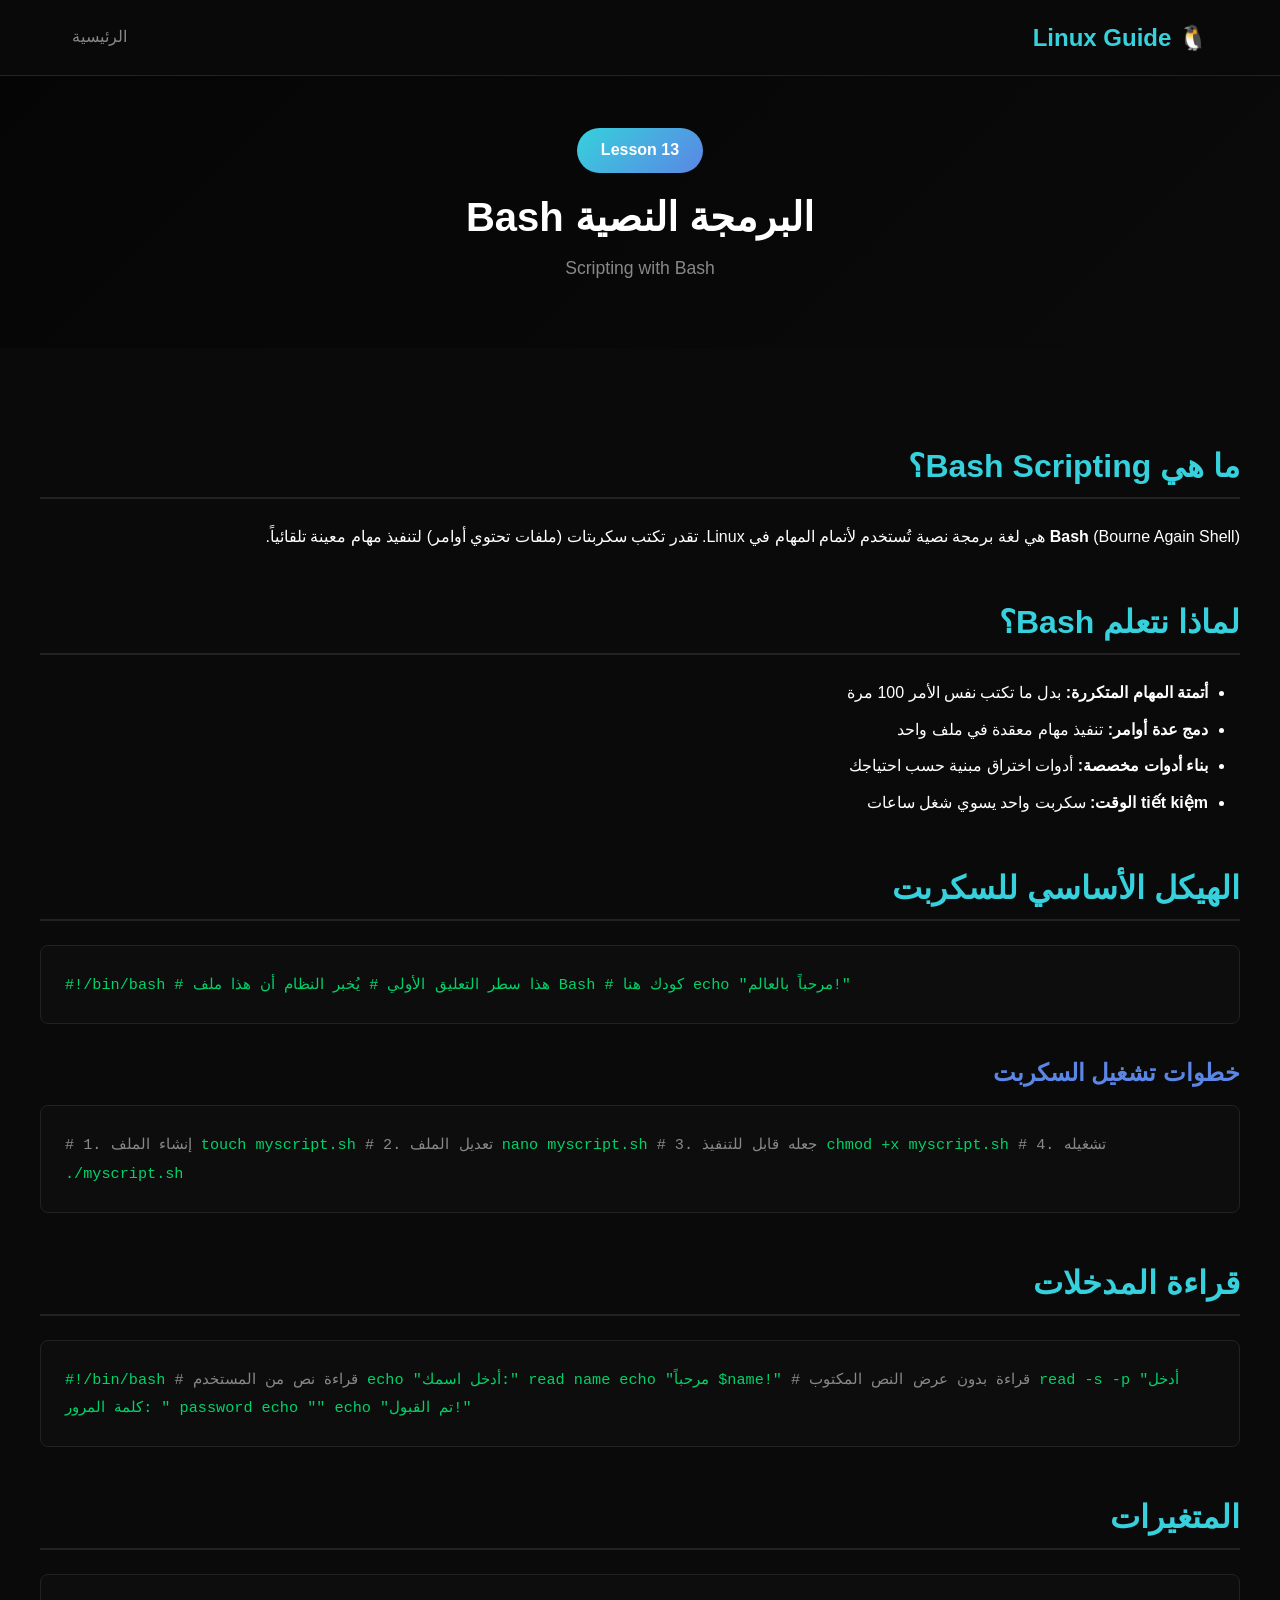
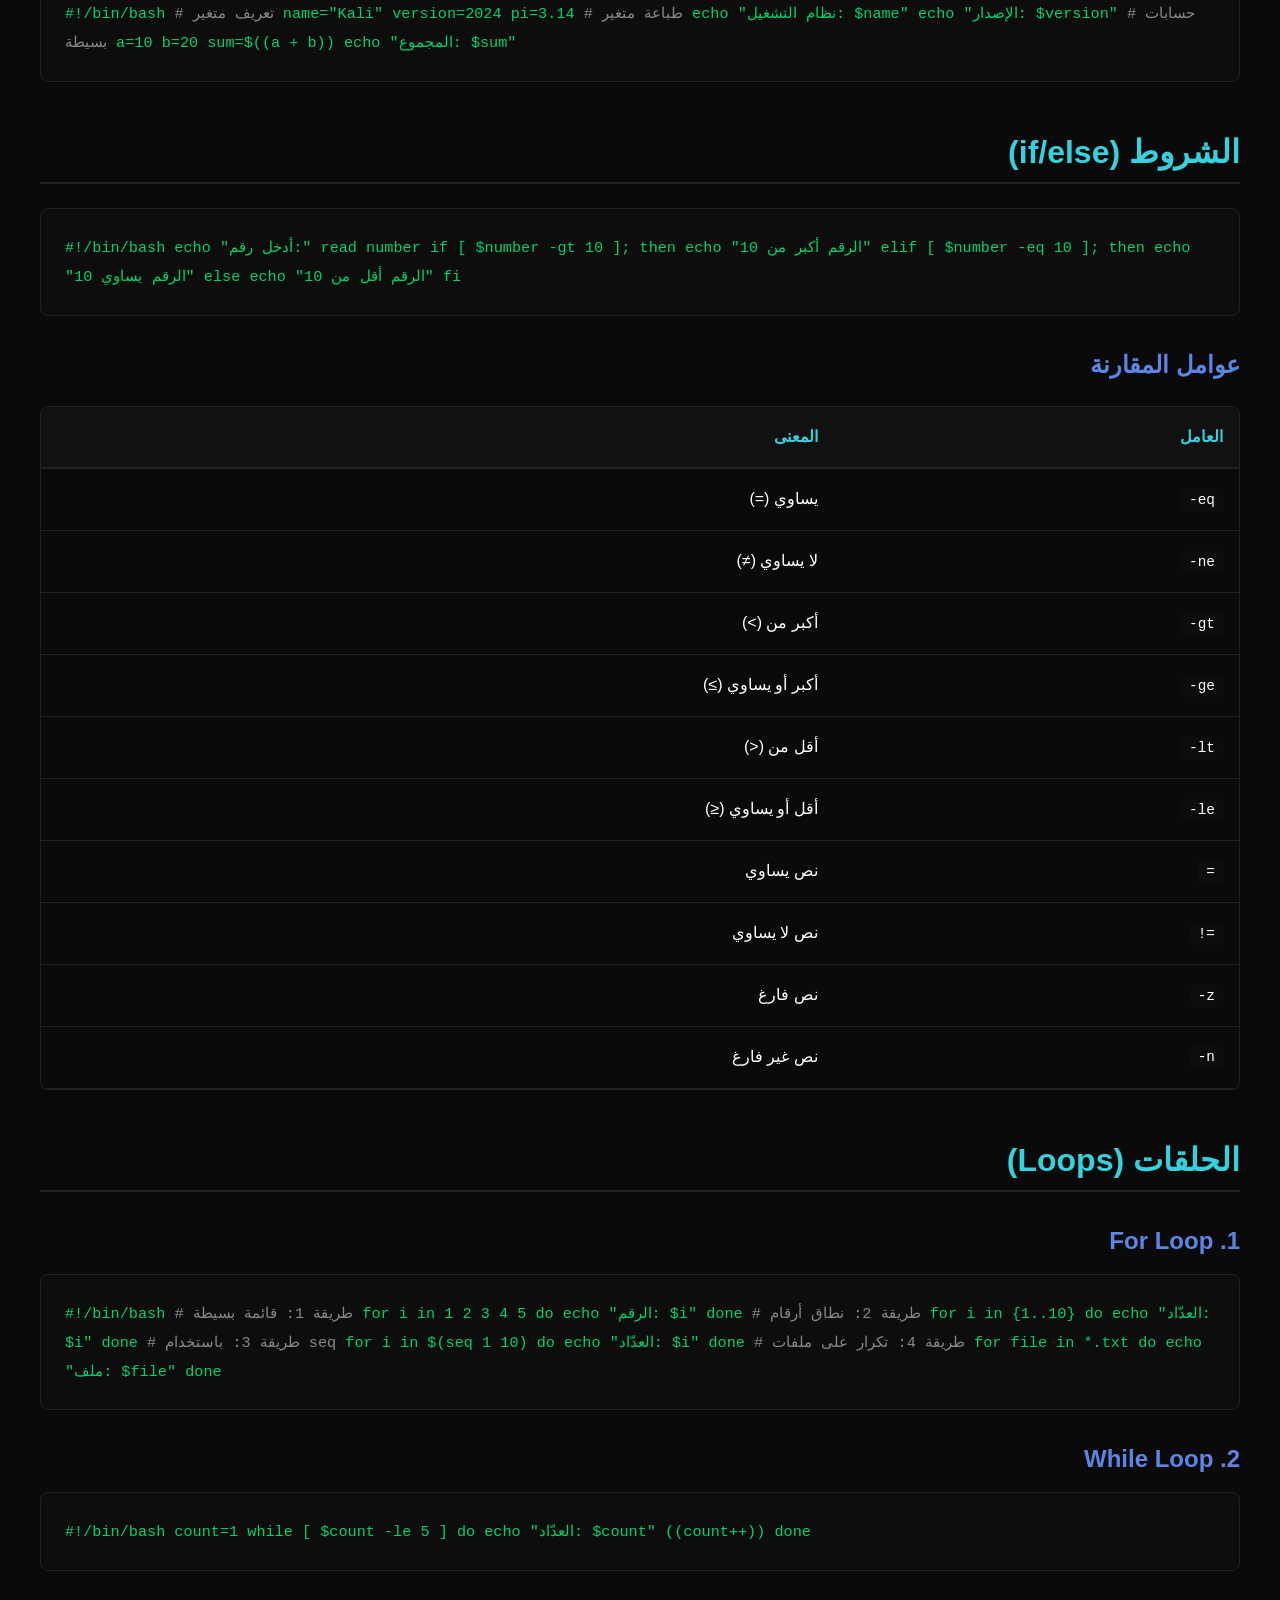
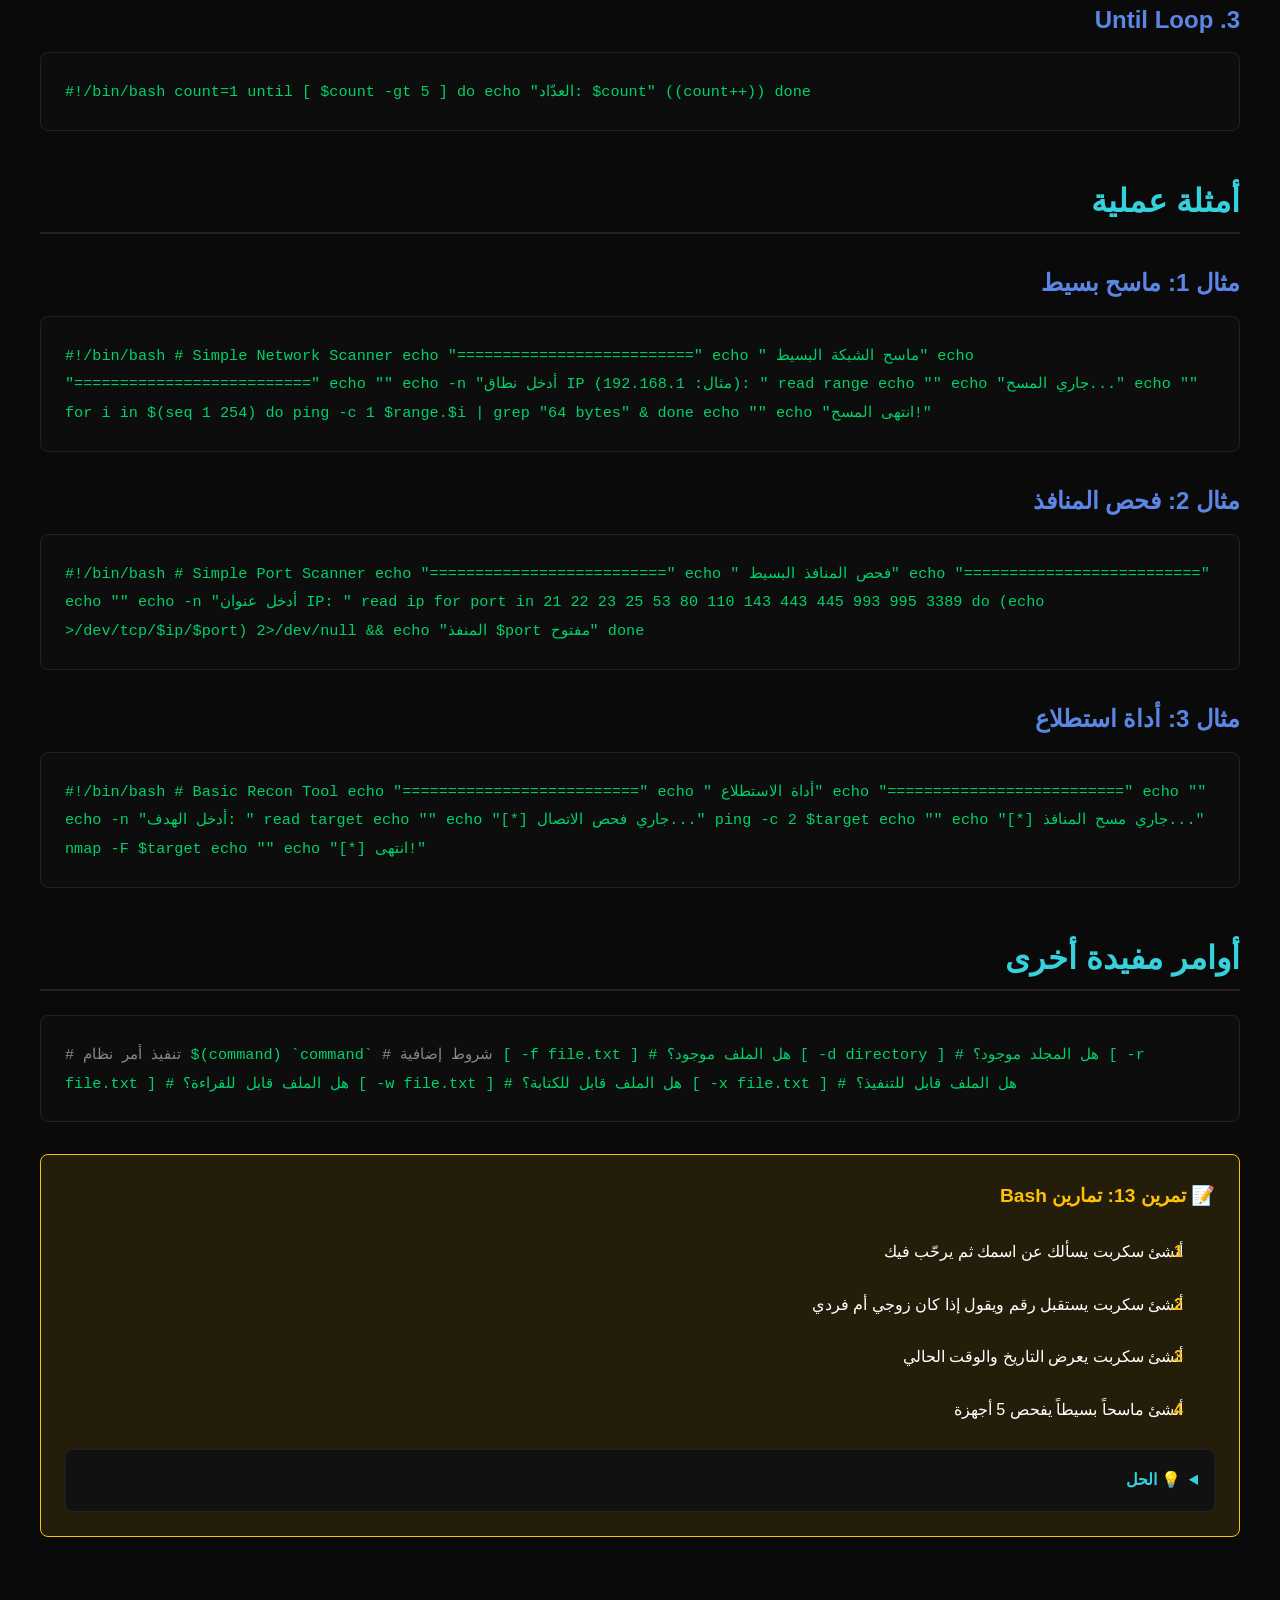
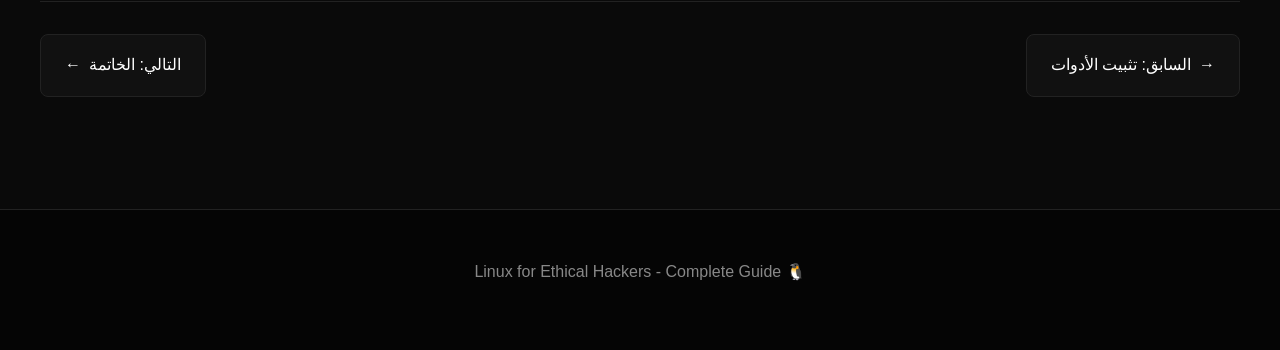
<file: 13-bash.html>
<!DOCTYPE html>
<html lang="ar" dir="rtl">
<head>
    <meta charset="UTF-8">
    <meta name="viewport" content="width=device-width, initial-scale=1.0">
    <title>البرمجة النصية Bash - Linux for Ethical Hackers</title>
    <link rel="stylesheet" href="style.css">
</head>
<body>

    <nav class="nav">
        <div class="container">
            <a href="index.html" class="nav-brand">🐧 Linux Guide</a>
            <ul class="nav-links">
                <li><a href="index.html">الرئيسية</a></li>
            </ul>
        </div>
    </nav>

    <header class="lesson-header">
        <div class="container">
            <span class="lesson-number">Lesson 13</span>
            <h1>البرمجة النصية Bash</h1>
            <p class="subtitle">Scripting with Bash</p>
        </div>
    </header>

    <section class="content container">
        
        <h2>ما هي Bash Scripting؟</h2>
        <p><strong>Bash</strong> (Bourne Again Shell) هي لغة برمجة نصية تُستخدم لأتمام المهام في Linux. تقدر تكتب سكربتات (ملفات تحتوي أوامر) لتنفيذ مهام معينة تلقائياً.</p>

        <h2>لماذا نتعلم Bash؟</h2>
        <ul>
            <li><strong>أتمتة المهام المتكررة:</strong> بدل ما تكتب نفس الأمر 100 مرة</li>
            <li><strong>دمج عدة أوامر:</strong> تنفيذ مهام معقدة في ملف واحد</li>
            <li><strong>بناء أدوات مخصصة:</strong> أدوات اختراق مبنية حسب احتياجك</li>
            <li><strong> tiết kiệm الوقت:</strong> سكربت واحد يسوي شغل ساعات</li>
        </ul>

        <h2>الهيكل الأساسي للسكربت</h2>
        <div class="code-block">
            <code>
#!/bin/bash
# هذا سطر التعليق الأولي
# يُخبر النظام أن هذا ملف Bash

# كودك هنا
echo "مرحباً بالعالم!"
            </code>
        </div>

        <h3>خطوات تشغيل السكربت</h3>
        <div class="code-block">
            <code>
<span class="comment"># 1. إنشاء الملف</span>
touch myscript.sh

<span class="comment"># 2. تعديل الملف</span>
nano myscript.sh

<span class="comment"># 3. جعله قابل للتنفيذ</span>
chmod +x myscript.sh

<span class="comment"># 4. تشغيله</span>
./myscript.sh
            </code>
        </div>

        <h2>قراءة المدخلات</h2>
        <div class="code-block">
            <code>
#!/bin/bash

<span class="comment"># قراءة نص من المستخدم</span>
echo "أدخل اسمك:"
read name
echo "مرحباً $name!"

<span class="comment"># قراءة بدون عرض النص المكتوب</span>
read -s -p "أدخل كلمة المرور: " password
echo ""
echo "تم القبول!"
            </code>
        </div>

        <h2>المتغيرات</h2>
        <div class="code-block">
            <code>
#!/bin/bash

<span class="comment"># تعريف متغير</span>
name="Kali"
version=2024
pi=3.14

<span class="comment"># طباعة متغير</span>
echo "نظام التشغيل: $name"
echo "الإصدار: $version"

<span class="comment"># حسابات بسيطة</span>
a=10
b=20
sum=$((a + b))
echo "المجموع: $sum"
            </code>
        </div>

        <h2>الشروط (if/else)</h2>
        <div class="code-block">
            <code>
#!/bin/bash

echo "أدخل رقم:"
read number

if [ $number -gt 10 ]; then
    echo "الرقم أكبر من 10"
elif [ $number -eq 10 ]; then
    echo "الرقم يساوي 10"
else
    echo "الرقم أقل من 10"
fi
            </code>
        </div>

        <h3>عوامل المقارنة</h3>
        <div class="table-wrapper">
            <table>
                <thead>
                    <tr>
                        <th>العامل</th>
                        <th>المعنى</th>
                    </tr>
                </thead>
                <tbody>
                    <tr><td><span class="code-inline">-eq</span></td><td>يساوي (=)</td></tr>
                    <tr><td><span class="code-inline">-ne</span></td><td>لا يساوي (≠)</td></tr>
                    <tr><td><span class="code-inline">-gt</span></td><td>أكبر من (>)</td></tr>
                    <tr><td><span class="code-inline">-ge</span></td><td>أكبر أو يساوي (≥)</td></tr>
                    <tr><td><span class="code-inline">-lt</span></td><td>أقل من (<)</td></tr>
                    <tr><td><span class="code-inline">-le</span></td><td>أقل أو يساوي (≤)</td></tr>
                    <tr><td><span class="code-inline">=</span></td><td>نص يساوي</td></tr>
                    <tr><td><span class="code-inline">!=</span></td><td>نص لا يساوي</td></tr>
                    <tr><td><span class="code-inline">-z</span></td><td>نص فارغ</td></tr>
                    <tr><td><span class="code-inline">-n</span></td><td>نص غير فارغ</td></tr>
                </tbody>
            </table>
        </div>

        <h2>الحلقات (Loops)</h2>

        <h3>1. For Loop</h3>
        <div class="code-block">
            <code>
#!/bin/bash

<span class="comment"># طريقة 1: قائمة بسيطة</span>
for i in 1 2 3 4 5
do
    echo "الرقم: $i"
done

<span class="comment"># طريقة 2: نطاق أرقام</span>
for i in {1..10}
do
    echo "العدّاد: $i"
done

<span class="comment"># طريقة 3: باستخدام seq</span>
for i in $(seq 1 10)
do
    echo "العدّاد: $i"
done

<span class="comment"># طريقة 4: تكرار على ملفات</span>
for file in *.txt
do
    echo "ملف: $file"
done
            </code>
        </div>

        <h3>2. While Loop</h3>
        <div class="code-block">
            <code>
#!/bin/bash

count=1
while [ $count -le 5 ]
do
    echo "العدّاد: $count"
    ((count++))
done
            </code>
        </div>

        <h3>3. Until Loop</h3>
        <div class="code-block">
            <code>
#!/bin/bash

count=1
until [ $count -gt 5 ]
do
    echo "العدّاد: $count"
    ((count++))
done
            </code>
        </div>

        <h2>أمثلة عملية</h2>

        <h3>مثال 1: ماسح بسيط</h3>
        <div class="code-block">
            <code>
#!/bin/bash
# Simple Network Scanner

echo "=========================="
echo "  ماسح الشبكة البسيط"
echo "=========================="
echo ""
echo -n "أدخل نطاق IP (مثال: 192.168.1): "
read range

echo ""
echo "جاري المسح..."
echo ""

for i in $(seq 1 254)
do
    ping -c 1 $range.$i | grep "64 bytes" &
done

echo ""
echo "انتهى المسح!"
            </code>
        </div>

        <h3>مثال 2: فحص المنافذ</h3>
        <div class="code-block">
            <code>
#!/bin/bash
# Simple Port Scanner

echo "=========================="
echo "  فحص المنافذ البسيط"
echo "=========================="
echo ""
echo -n "أدخل عنوان IP: "
read ip

for port in 21 22 23 25 53 80 110 143 443 445 993 995 3389
do
    (echo >/dev/tcp/$ip/$port) 2>/dev/null && echo "المنفذ $port مفتوح"
done
            </code>
        </div>

        <h3>مثال 3: أداة استطلاع</h3>
        <div class="code-block">
            <code>
#!/bin/bash
# Basic Recon Tool

echo "=========================="
echo "  أداة الاستطلاع"
echo "=========================="
echo ""

echo -n "أدخل الهدف: "
read target

echo ""
echo "[*] جاري فحص الاتصال..."
ping -c 2 $target

echo ""
echo "[*] جاري مسح المنافذ..."
nmap -F $target

echo ""
echo "[*] انتهى!"
            </code>
        </div>

        <h2>أوامر مفيدة أخرى</h2>
        <div class="code-block">
            <code>
<span class="comment"># تنفيذ أمر نظام</span>
$(command)
`command`

<span class="comment"># شروط إضافية</span>
[ -f file.txt ]    # هل الملف موجود؟
[ -d directory ]   # هل المجلد موجود؟
[ -r file.txt ]    # هل الملف قابل للقراءة؟
[ -w file.txt ]    # هل الملف قابل للكتابة؟
[ -x file.txt ]    # هل الملف قابل للتنفيذ؟
            </code>
        </div>

        <div class="exercise">
            <div class="exercise-title">📝 تمرين 13: تمارين Bash</div>
            <ol class="exercise-steps">
                <li>أنشئ سكربت يسألك عن اسمك ثم يرحّب فيك</li>
                <li>أنشئ سكربت يستقبل رقم ويقول إذا كان زوجي أم فردي</li>
                <li>أنشئ سكربت يعرض التاريخ والوقت الحالي</li>
                <li>أنشئ ماسحاً بسيطاً يفحص 5 أجهزة</li>
            </ol>

            <details class="solution-toggle">
                <summary>💡 الحل</summary>
                <div class="solution-content">
                    <p><strong>تمرين 1:</strong></p>
                    <div class="code-block">
                        <code>
#!/bin/bash
echo "أدخل اسمك:"
read name
echo "مرحباً $name!"
                        </code>
                    </div>
                    <p><strong>تمرين 2:</strong></p>
                    <div class="code-block">
                        <code>
#!/bin/bash
echo "أدخل رقم:"
read num
if [ $((num % 2)) -eq 0 ]; then
    echo "الرقم زوجي"
else
    echo "الرقم فردي"
fi
                        </code>
                    </div>
                    <p><strong>تمرين 3:</strong></p>
                    <div class="code-block">
                        <code>
#!/bin/bash
echo "التاريخ والوقت: $(date)"
echo "المستخدم: $(whoami)"
echo "المجلد: $(pwd)"
uname -a
                        </code>
                    </div>
                </div>
            </details>
        </div>

        <div class="lesson-nav">
            <a href="12-packages.html" class="prev">السابق: تثبيت الأدوات</a>
            <a href="14-conclusion.html" class="next">التالي: الخاتمة</a>
        </div>

    </section>

    <footer class="footer">
        <div class="container">
            <p>🐧 Linux for Ethical Hackers - Complete Guide</p>
        </div>
    </footer>

</body>
</html>
</file>
<file: style.css>
/* ===== Reset & Base ===== */
* {
    margin: 0;
    padding: 0;
    box-sizing: border-box;
}

:root {
    --primary: #36d1dc;
    --secondary: #5b86e5;
    --dark: #0a0a0a;
    --darker: #050505;
    --card: #111111;
    --card-hover: #1a1a1a;
    --text: #ffffff;
    --text-muted: #888888;
    --border: #222222;
    --success: #00d26a;
    --warning: #ffc107;
    --danger: #ff4757;
    --code-bg: #0d0d0d;
}

html {
    scroll-behavior: smooth;
}

body {
    font-family: 'Segoe UI', Tahoma, Geneva, Verdana, sans-serif;
    background: var(--dark);
    color: var(--text);
    line-height: 1.8;
    direction: rtl;
}

/* ===== Typography ===== */
h1, h2, h3, h4, h5, h6 {
    font-weight: 700;
    line-height: 1.4;
    margin-bottom: 1rem;
}

h1 { font-size: 2.5rem; }
h2 { font-size: 2rem; }
h3 { font-size: 1.5rem; }
h4 { font-size: 1.25rem; }

p {
    margin-bottom: 1rem;
    color: var(--text);
}

/* ===== Mixed Text Direction ===== */
.mixed-text {
    direction: rtl;
    text-align: right;
}

.mixed-text .en {
    direction: ltr;
    unicode-bidi: isolate;
    display: inline-block;
    font-family: 'Consolas', 'Courier New', monospace;
}

/* ===== Container ===== */
.container {
    max-width: 1200px;
    margin: 0 auto;
    padding: 0 2rem;
}

/* ===== Navigation ===== */
.nav {
    position: fixed;
    top: 0;
    left: 0;
    right: 0;
    background: rgba(10, 10, 10, 0.95);
    backdrop-filter: blur(10px);
    border-bottom: 1px solid var(--border);
    z-index: 1000;
    padding: 1rem 0;
}

.nav .container {
    display: flex;
    justify-content: space-between;
    align-items: center;
}

.nav-brand {
    font-size: 1.5rem;
    font-weight: 700;
    color: var(--primary);
    text-decoration: none;
}

.nav-links {
    display: flex;
    gap: 2rem;
    list-style: none;
}

.nav-links a {
    color: var(--text-muted);
    text-decoration: none;
    transition: color 0.3s;
}

.nav-links a:hover {
    color: var(--primary);
}

/* ===== Hero Section ===== */
.hero {
    min-height: 100vh;
    display: flex;
    align-items: center;
    justify-content: center;
    text-align: center;
    padding: 6rem 2rem 4rem;
    background: linear-gradient(135deg, var(--darker) 0%, var(--dark) 100%);
}

.hero h1 {
    font-size: 3.5rem;
    margin-bottom: 1rem;
    background: linear-gradient(135deg, var(--primary), var(--secondary));
    -webkit-background-clip: text;
    -webkit-text-fill-color: transparent;
    background-clip: text;
}

.hero .subtitle {
    font-size: 1.25rem;
    color: var(--text-muted);
    margin-bottom: 2rem;
}

.hero .badge {
    display: inline-block;
    padding: 0.5rem 1rem;
    background: var(--card);
    border: 1px solid var(--border);
    border-radius: 2rem;
    color: var(--primary);
    margin: 0.5rem;
}

/* ===== Cards Grid ===== */
.cards-grid {
    display: grid;
    grid-template-columns: repeat(auto-fit, minmax(280px, 1fr));
    gap: 1.5rem;
    padding: 4rem 0;
}

.card {
    background: var(--card);
    border: 1px solid var(--border);
    border-radius: 12px;
    padding: 1.5rem;
    transition: all 0.3s ease;
    cursor: pointer;
    text-decoration: none;
    color: inherit;
}

.card:hover {
    background: var(--card-hover);
    border-color: var(--primary);
    transform: translateY(-5px);
}

.card-number {
    display: inline-flex;
    align-items: center;
    justify-content: center;
    width: 40px;
    height: 40px;
    background: linear-gradient(135deg, var(--primary), var(--secondary));
    border-radius: 10px;
    font-weight: 700;
    font-size: 1.1rem;
    margin-bottom: 1rem;
    direction: ltr;
}

.card h3 {
    margin-bottom: 0.5rem;
    font-size: 1.1rem;
}

.card p {
    color: var(--text-muted);
    font-size: 0.9rem;
    margin: 0;
}

/* ===== Lesson Page ===== */
.lesson-header {
    padding: 8rem 0 3rem;
    background: linear-gradient(135deg, var(--darker) 0%, var(--dark) 100%);
    text-align: center;
}

.lesson-header .lesson-number {
    display: inline-block;
    padding: 0.5rem 1.5rem;
    background: linear-gradient(135deg, var(--primary), var(--secondary));
    border-radius: 2rem;
    font-weight: 700;
    margin-bottom: 1rem;
    direction: ltr;
}

.lesson-header h1 {
    font-size: 2.5rem;
    margin-bottom: 0.5rem;
}

.lesson-header .subtitle {
    color: var(--text-muted);
    font-size: 1.1rem;
}

/* ===== Content Section ===== */
.content {
    padding: 3rem 0;
}

.content h2 {
    color: var(--primary);
    margin-top: 3rem;
    margin-bottom: 1.5rem;
    padding-bottom: 0.5rem;
    border-bottom: 2px solid var(--border);
}

.content h3 {
    color: var(--secondary);
    margin-top: 2rem;
    margin-bottom: 1rem;
}

.content ul, .content ol {
    margin: 1rem 0;
    padding-right: 2rem;
}

.content li {
    margin-bottom: 0.5rem;
    line-height: 1.8;
}

/* ===== Code Blocks ===== */
.code-block {
    background: var(--code-bg);
    border: 1px solid var(--border);
    border-radius: 8px;
    padding: 1.5rem;
    margin: 1rem 0;
    overflow-x: auto;
    direction: ltr;
    text-align: left;
}

.code-block code {
    font-family: 'Consolas', 'Courier New', monospace;
    font-size: 0.95rem;
    line-height: 1.6;
    color: var(--success);
}

.code-block .comment {
    color: var(--text-muted);
}

.code-block .keyword {
    color: var(--primary);
}

.code-block .string {
    color: var(--warning);
}

.code-inline {
    background: var(--code-bg);
    padding: 0.2rem 0.5rem;
    border-radius: 4px;
    font-family: 'Consolas', 'Courier New', monospace;
    font-size: 0.9em;
    direction: ltr;
    unicode-bidi: isolate;
}

/* ===== Tables ===== */
.table-wrapper {
    overflow-x: auto;
    margin: 1.5rem 0;
    border-radius: 8px;
    border: 1px solid var(--border);
}

table {
    width: 100%;
    border-collapse: collapse;
    direction: rtl;
}

th {
    background: var(--card);
    color: var(--primary);
    padding: 1rem;
    text-align: right;
    border-bottom: 2px solid var(--border);
}

td {
    padding: 1rem;
    border-bottom: 1px solid var(--border);
}

tr:hover {
    background: var(--card-hover);
}

/* ===== Tip Box ===== */
.tip {
    background: rgba(0, 210, 106, 0.1);
    border: 1px solid var(--success);
    border-radius: 8px;
    padding: 1.5rem;
    margin: 1.5rem 0;
}

.tip::before {
    content: "💡";
    margin-left: 0.5rem;
}

.tip-title {
    color: var(--success);
    font-weight: 700;
    margin-bottom: 0.5rem;
}

/* ===== Warning Box ===== */
.warning {
    background: rgba(255, 71, 87, 0.1);
    border: 1px solid var(--danger);
    border-radius: 8px;
    padding: 1.5rem;
    margin: 1.5rem 0;
}

.warning::before {
    content: "⚠️";
    margin-left: 0.5rem;
}

.warning-title {
    color: var(--danger);
    font-weight: 700;
    margin-bottom: 0.5rem;
}

/* ===== Exercise Box ===== */
.exercise {
    background: rgba(255, 193, 7, 0.1);
    border: 1px solid var(--warning);
    border-radius: 8px;
    padding: 1.5rem;
    margin: 2rem 0;
}

.exercise-title {
    color: var(--warning);
    font-weight: 700;
    font-size: 1.2rem;
    margin-bottom: 1rem;
}

.exercise-steps {
    list-style: none;
    counter-reset: step;
    padding: 0;
}

.exercise-steps li {
    counter-increment: step;
    padding: 0.5rem 0 0.5rem 2rem;
    position: relative;
}

.exercise-steps li::before {
    content: counter(step) ".";
    position: absolute;
    right: 0;
    color: var(--warning);
    font-weight: 700;
}

/* ===== Solution Toggle ===== */
.solution-toggle {
    background: var(--card);
    border: 1px solid var(--border);
    border-radius: 8px;
    margin-top: 1rem;
    overflow: hidden;
}

.solution-toggle summary {
    padding: 1rem;
    cursor: pointer;
    color: var(--primary);
    font-weight: 700;
}

.solution-toggle summary:hover {
    background: var(--card-hover);
}

.solution-toggle .solution-content {
    padding: 1rem;
    border-top: 1px solid var(--border);
}

/* ===== Tree Structure ===== */
.tree {
    background: var(--code-bg);
    border: 1px solid var(--border);
    border-radius: 8px;
    padding: 1.5rem;
    margin: 1rem 0;
    font-family: 'Consolas', 'Courier New', monospace;
    direction: ltr;
    text-align: left;
    white-space: pre;
    overflow-x: auto;
}

/* ===== Footer ===== */
.footer {
    background: var(--darker);
    border-top: 1px solid var(--border);
    padding: 3rem 0;
    text-align: center;
    margin-top: 4rem;
}

.footer p {
    color: var(--text-muted);
}

/* ===== Animations ===== */
@keyframes fadeInUp {
    from {
        opacity: 0;
        transform: translateY(30px);
    }
    to {
        opacity: 1;
        transform: translateY(0);
    }
}

.fade-in {
    animation: fadeInUp 0.6s ease forwards;
}

/* ===== Navigation Arrows ===== */
.lesson-nav {
    display: flex;
    justify-content: space-between;
    margin-top: 4rem;
    padding-top: 2rem;
    border-top: 1px solid var(--border);
}

.lesson-nav a {
    display: inline-flex;
    align-items: center;
    gap: 0.5rem;
    padding: 1rem 1.5rem;
    background: var(--card);
    border: 1px solid var(--border);
    border-radius: 8px;
    color: var(--text);
    text-decoration: none;
    transition: all 0.3s;
}

.lesson-nav a:hover {
    background: var(--card-hover);
    border-color: var(--primary);
}

.lesson-nav .prev::before {
    content: "→";
}

.lesson-nav .next::after {
    content: "←";
}

/* ===== RTL/LTR Mixed Content ===== */
.bidi-isolate {
    unicode-bidi: isolate;
}

.ltr {
    direction: ltr;
    unicode-bidi: isolate;
    display: inline-block;
}

/* ===== Responsive ===== */
@media (max-width: 768px) {
    .hero h1 {
        font-size: 2.5rem;
    }
    
    .cards-grid {
        grid-template-columns: 1fr;
    }
    
    .nav-links {
        display: none;
    }
    
    .container {
        padding: 0 1rem;
    }
}
</file>
